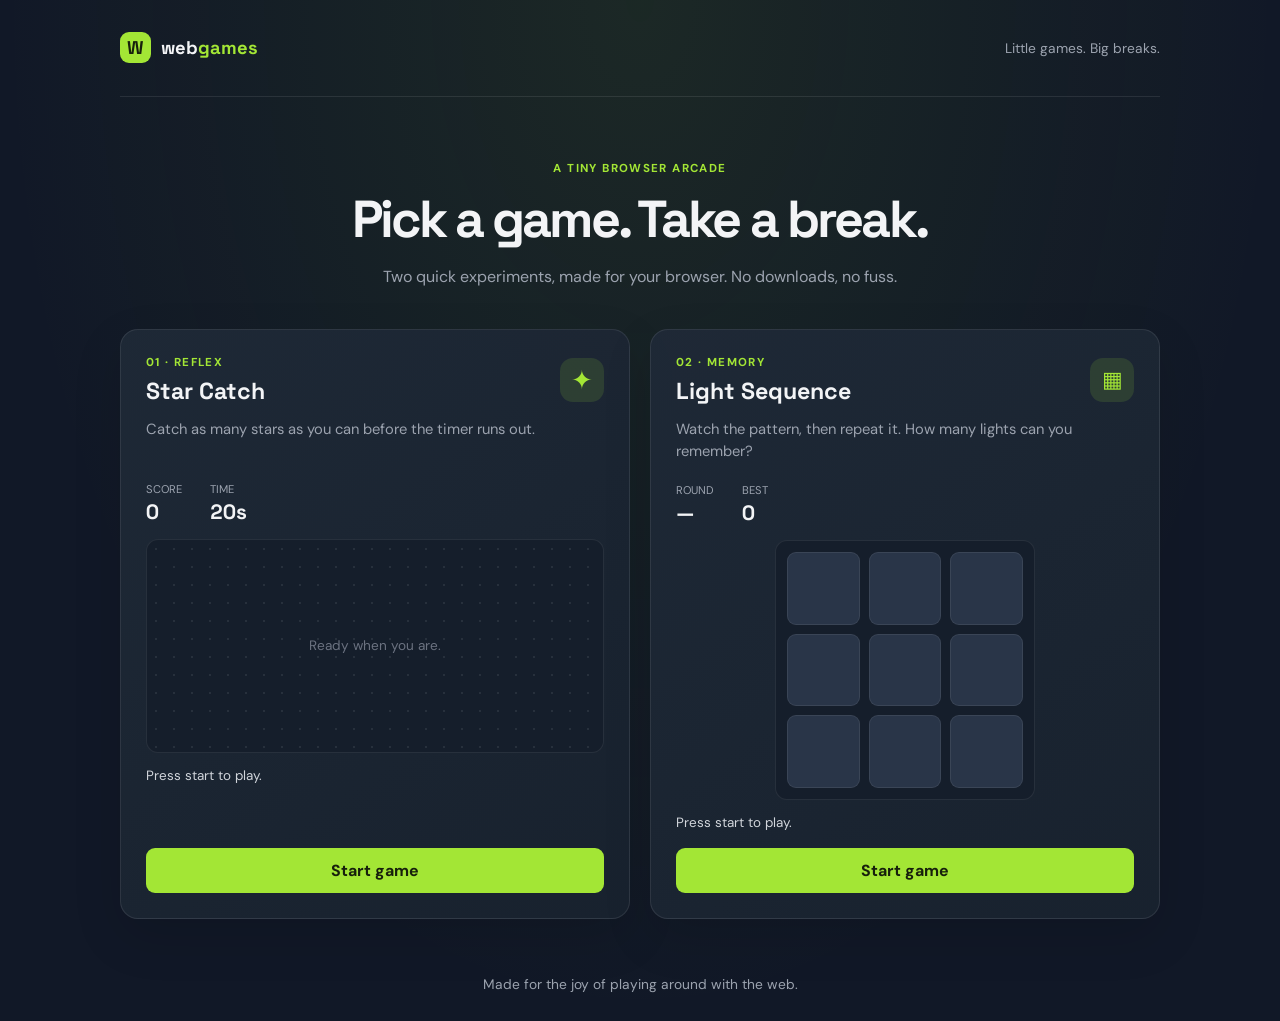
<file: index.html>
<!doctype html>
<html lang="en">
  <head>
    <meta charset="utf-8">
    <meta name="viewport" content="width=device-width, initial-scale=1">
    <meta name="theme-color" content="#111827">
    <title>Web Games — Tiny Arcade</title>
    <link rel="stylesheet" href="styles.css">
    <script src="games.js" defer></script>
  </head>
  <body>
    <header class="site-header">
      <a class="brand" href="#" aria-label="Web Games home">
        <span class="brand-mark" aria-hidden="true">W</span>
        <span>web<span class="brand-accent">games</span></span>
      </a>
      <p>Little games. Big breaks.</p>
    </header>

    <main>
      <section class="intro" aria-labelledby="page-title">
        <p class="eyebrow">A tiny browser arcade</p>
        <h1 id="page-title">Pick a game. Take a break.</h1>
        <p>Two quick experiments, made for your browser. No downloads, no fuss.</p>
      </section>

      <section class="games" aria-label="Games">
        <article class="game-card">
          <div class="card-heading">
            <div>
              <p class="eyebrow">01 · Reflex</p>
              <h2>Star Catch</h2>
            </div>
            <span class="game-icon" aria-hidden="true">✦</span>
          </div>
          <p class="game-description">Catch as many stars as you can before the timer runs out.</p>
          <div class="scoreboard" aria-label="Game stats">
            <div><span class="stat-label">Score</span><strong id="catch-score">0</strong></div>
            <div><span class="stat-label">Time</span><strong><span id="catch-time">20</span>s</strong></div>
          </div>
          <div class="catch-arena" id="catch-arena" aria-label="Star Catch play area">
            <button class="star-target" id="star-target" type="button" aria-label="Catch the star" hidden>✦</button>
            <p class="arena-hint" id="catch-hint">Ready when you are.</p>
          </div>
          <p class="game-status" id="catch-status" aria-live="polite">Press start to play.</p>
          <button class="primary-button" id="catch-start" type="button">Start game</button>
        </article>

        <article class="game-card">
          <div class="card-heading">
            <div>
              <p class="eyebrow">02 · Memory</p>
              <h2>Light Sequence</h2>
            </div>
            <span class="game-icon memory-icon" aria-hidden="true">▦</span>
          </div>
          <p class="game-description">Watch the pattern, then repeat it. How many lights can you remember?</p>
          <div class="scoreboard" aria-label="Game stats">
            <div><span class="stat-label">Round</span><strong id="memory-round">—</strong></div>
            <div><span class="stat-label">Best</span><strong id="memory-best">0</strong></div>
          </div>
          <div class="memory-grid" id="memory-grid" role="group" aria-label="Memory game lights">
            <button type="button" class="memory-cell" data-cell="0" aria-label="Light 1" disabled></button>
            <button type="button" class="memory-cell" data-cell="1" aria-label="Light 2" disabled></button>
            <button type="button" class="memory-cell" data-cell="2" aria-label="Light 3" disabled></button>
            <button type="button" class="memory-cell" data-cell="3" aria-label="Light 4" disabled></button>
            <button type="button" class="memory-cell" data-cell="4" aria-label="Light 5" disabled></button>
            <button type="button" class="memory-cell" data-cell="5" aria-label="Light 6" disabled></button>
            <button type="button" class="memory-cell" data-cell="6" aria-label="Light 7" disabled></button>
            <button type="button" class="memory-cell" data-cell="7" aria-label="Light 8" disabled></button>
            <button type="button" class="memory-cell" data-cell="8" aria-label="Light 9" disabled></button>
          </div>
          <p class="game-status" id="memory-status" aria-live="polite">Press start to play.</p>
          <button class="primary-button" id="memory-start" type="button">Start game</button>
        </article>
      </section>
    </main>

    <footer>Made for the joy of playing around with the web.</footer>
  </body>
</html>
</file>
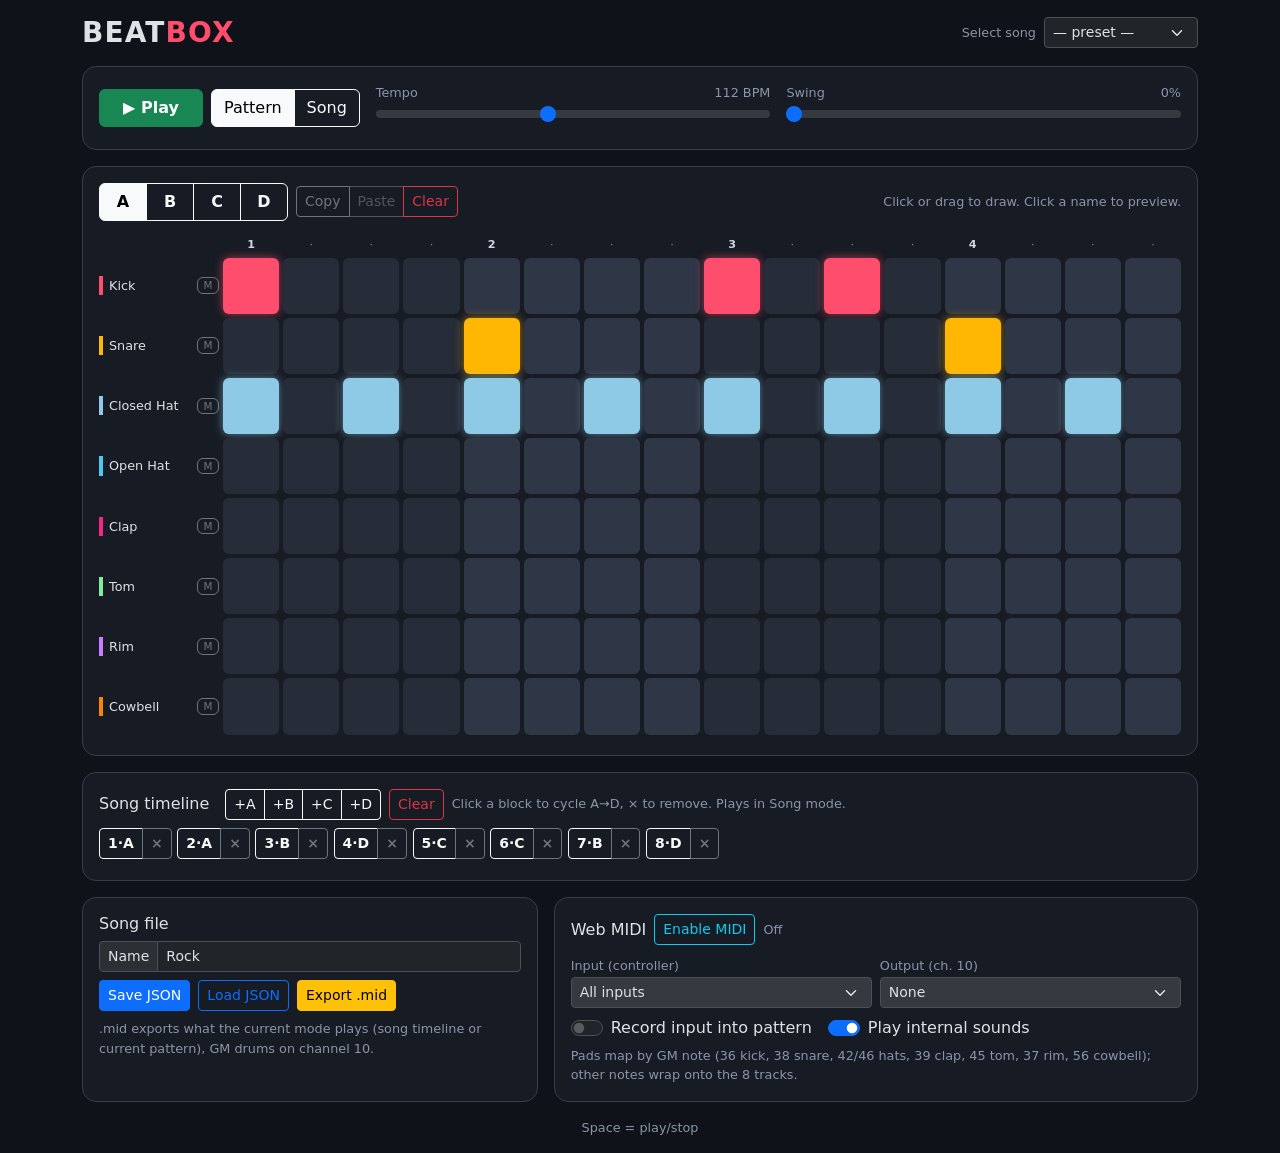
<file: drums/index.html>
<!doctype html>
<html lang="en" data-bs-theme="dark">
<head>
<meta charset="utf-8">
<meta name="viewport" content="width=device-width, initial-scale=1">
<title>Beat Box</title>
<link href="https://cdn.jsdelivr.net/npm/bootstrap@5.3.3/dist/css/bootstrap.min.css" rel="stylesheet">
<style>
  :root{
    --bg:#0f1218; --panel:#171b24; --cell:#262c38; --cell-alt:#2f3645; --line:#353d4d;
    --c0:#ff4d6d; --c1:#ffb703; --c2:#8ecae6; --c3:#4cc9f0; --c4:#f72585; --c5:#80ed99; --c6:#c77dff; --c7:#fb8500;
  }
  body{background:var(--bg);min-height:100vh}
  .panel{background:var(--panel);border:1px solid var(--line);border-radius:14px}
  .brand{font-weight:800;letter-spacing:.04em}
  .brand span{color:var(--c0)}
  .grid-wrap{overflow-x:auto;-webkit-overflow-scrolling:touch}
  .bb-grid{min-width:440px;user-select:none}
  .bb-row{display:grid;grid-template-columns:minmax(76px,120px) repeat(16,1fr);gap:4px;margin-bottom:4px;align-items:center}
  .bb-head .num{font-size:.7rem;text-align:center;color:#7c8799}
  .bb-head .num.beat{color:#cfd6e3;font-weight:700}
  .lbl{display:flex;align-items:center;gap:4px;font-size:.8rem;white-space:nowrap;overflow:hidden}
  .lbl .name{flex:1;cursor:pointer;border-left:4px solid var(--tc);padding-left:6px;overflow:hidden;text-overflow:ellipsis}
  .lbl .name:hover{color:var(--tc)}
  .mute{font-size:.65rem;padding:0 .35rem;line-height:1.4}
  .cell{aspect-ratio:1/1;border-radius:6px;background:var(--cell);cursor:pointer;touch-action:none;transition:background .06s,box-shadow .06s,transform .06s}
  .cell.g1{background:var(--cell-alt)}
  .cell.on{background:var(--tc);box-shadow:0 0 10px color-mix(in srgb,var(--tc) 60%,transparent)}
  .cell.play{outline:2px solid #fff;outline-offset:-2px}
  .cell.on.play{transform:scale(.9);filter:brightness(1.3)}
  .bb-row.muted .cell.on{opacity:.3}
  .pat-btn{width:3rem;font-weight:700}
  .pat-btn.playing{box-shadow:0 0 0 2px var(--c5)}
  .chip{display:inline-flex;margin:0 .35rem .35rem 0}
  .chip .btn{font-weight:700}
  .chip.cur .btn{background:var(--c5);color:#000;border-color:var(--c5)}
  .form-range{accent-color:var(--c0)}
  .val{min-width:3.2rem;display:inline-block;text-align:right;font-variant-numeric:tabular-nums}
  #playBtn{min-width:6.5rem}
  .small-muted{font-size:.8rem;color:#8b95a7}
  @media (max-width:575px){
    .bb-row{grid-template-columns:56px repeat(16,1fr);gap:2px;margin-bottom:2px}
    .cell{border-radius:4px}
    .lbl{font-size:.7rem}
  }
</style>
</head>
<body>
<div class="container-lg py-3">

  <div class="d-flex flex-wrap align-items-center justify-content-between gap-2 mb-3">
    <h1 class="h3 brand m-0">BEAT<span>BOX</span></h1>
    <div class="d-flex gap-2 align-items-center">
      <label for="presetSel" class="small-muted">Select song</label>
      <select id="presetSel" class="form-select form-select-sm" style="width:auto">
        <option value="">— preset —</option>
        <option value="rock">Rock</option>
        <option value="funk">Funk</option>
        <option value="bossa">Bossa Nova</option>
        <option value="house">House</option>
        <option value="samba">Samba</option>
        <option value="dnb">Drum and Bass</option>
        <option value="rnb">R&amp;B</option>
        <option value="country">Country</option>
      </select>
    </div>
  </div>

  <!-- Transport -->
  <div class="panel p-3 mb-3">
    <div class="row g-3 align-items-center">
      <div class="col-12 col-md-auto d-flex gap-2">
        <button id="playBtn" class="btn btn-success fw-bold">▶ Play</button>
        <div class="btn-group" role="group" aria-label="Mode">
          <input type="radio" class="btn-check" name="mode" id="modePat" value="pattern" checked>
          <label class="btn btn-outline-light" for="modePat">Pattern</label>
          <input type="radio" class="btn-check" name="mode" id="modeSong" value="song">
          <label class="btn btn-outline-light" for="modeSong">Song</label>
        </div>
      </div>
      <div class="col-12 col-sm-6 col-md">
        <label class="form-label mb-0 small-muted d-flex justify-content-between">Tempo <span><span id="bpmVal" class="val">110</span> BPM</span></label>
        <input id="bpm" type="range" class="form-range" min="60" max="180" value="110">
      </div>
      <div class="col-12 col-sm-6 col-md">
        <label class="form-label mb-0 small-muted d-flex justify-content-between">Swing <span id="swingVal" class="val">0%</span></label>
        <input id="swing" type="range" class="form-range" min="0" max="75" value="0">
      </div>
    </div>
  </div>

  <!-- Patterns + grid -->
  <div class="panel p-3 mb-3">
    <div class="d-flex flex-wrap gap-2 align-items-center mb-3">
      <div class="btn-group" id="patBtns">
        <button class="btn btn-outline-light pat-btn" data-p="A">A</button>
        <button class="btn btn-outline-light pat-btn" data-p="B">B</button>
        <button class="btn btn-outline-light pat-btn" data-p="C">C</button>
        <button class="btn btn-outline-light pat-btn" data-p="D">D</button>
      </div>
      <div class="btn-group btn-group-sm">
        <button id="copyBtn" class="btn btn-outline-secondary">Copy</button>
        <button id="pasteBtn" class="btn btn-outline-secondary" disabled>Paste</button>
        <button id="clearBtn" class="btn btn-outline-danger">Clear</button>
      </div>
      <span class="small-muted ms-auto" id="hint">Click or drag to draw. Click a name to preview.</span>
    </div>
    <div class="grid-wrap"><div class="bb-grid" id="grid"></div></div>
  </div>

  <!-- Song timeline -->
  <div class="panel p-3 mb-3">
    <div class="d-flex flex-wrap gap-2 align-items-center mb-2">
      <h2 class="h6 m-0 me-2">Song timeline</h2>
      <div class="btn-group btn-group-sm" id="addBtns">
        <button class="btn btn-outline-light" data-p="A">+A</button>
        <button class="btn btn-outline-light" data-p="B">+B</button>
        <button class="btn btn-outline-light" data-p="C">+C</button>
        <button class="btn btn-outline-light" data-p="D">+D</button>
      </div>
      <button id="songClear" class="btn btn-sm btn-outline-danger">Clear</button>
      <span class="small-muted">Click a block to cycle A→D, × to remove. Plays in Song mode.</span>
    </div>
    <div id="song"></div>
  </div>

  <div class="row g-3">
    <!-- File -->
    <div class="col-12 col-lg-5">
      <div class="panel p-3 h-100">
        <h2 class="h6">Song file</h2>
        <div class="input-group input-group-sm mb-2">
          <span class="input-group-text">Name</span>
          <input id="songName" class="form-control" value="Untitled">
        </div>
        <div class="d-flex flex-wrap gap-2">
          <button id="saveBtn" class="btn btn-sm btn-primary">Save JSON</button>
          <button id="loadBtn" class="btn btn-sm btn-outline-primary">Load JSON</button>
          <button id="midBtn" class="btn btn-sm btn-warning">Export .mid</button>
          <input id="fileIn" type="file" accept=".json,application/json" hidden>
        </div>
        <div class="small-muted mt-2">.mid exports what the current mode plays (song timeline or current pattern), GM drums on channel 10.</div>
      </div>
    </div>
    <!-- MIDI -->
    <div class="col-12 col-lg-7">
      <div class="panel p-3 h-100">
        <div class="d-flex align-items-center gap-2 mb-2">
          <h2 class="h6 m-0">Web MIDI</h2>
          <button id="midiBtn" class="btn btn-sm btn-outline-info">Enable MIDI</button>
          <span id="midiStatus" class="small-muted">Off</span>
        </div>
        <div class="row g-2">
          <div class="col-sm-6">
            <label class="small-muted">Input (controller)</label>
            <select id="midiIn" class="form-select form-select-sm" disabled><option value="all">All inputs</option></select>
          </div>
          <div class="col-sm-6">
            <label class="small-muted">Output (ch. 10)</label>
            <select id="midiOut" class="form-select form-select-sm" disabled><option value="">None</option></select>
          </div>
        </div>
        <div class="d-flex flex-wrap gap-3 mt-2">
          <div class="form-check form-switch"><input class="form-check-input" type="checkbox" id="recChk"><label class="form-check-label" for="recChk">Record input into pattern</label></div>
          <div class="form-check form-switch"><input class="form-check-input" type="checkbox" id="localChk" checked><label class="form-check-label" for="localChk">Play internal sounds</label></div>
        </div>
        <div class="small-muted mt-1">Pads map by GM note (36 kick, 38 snare, 42/46 hats, 39 clap, 45 tom, 37 rim, 56 cowbell); other notes wrap onto the 8 tracks.</div>
      </div>
    </div>
  </div>
  <p class="text-center small-muted mt-3 mb-0">Space = play/stop</p>
</div>

<script>
(() => {
'use strict';
/* ---------- constants ---------- */
const TRACKS = [
  {key:'kick', name:'Kick', note:36},
  {key:'snare',name:'Snare',note:38},
  {key:'chh',  name:'Closed Hat',note:42},
  {key:'ohh',  name:'Open Hat',note:46},
  {key:'clap', name:'Clap',note:39},
  {key:'tom',  name:'Tom',note:45},
  {key:'rim',  name:'Rim',note:37},
  {key:'cow',  name:'Cowbell',note:56}
];
const NOTE2TRACK = {35:0,36:0,38:1,40:1,42:2,44:2,46:3,39:4,41:5,43:5,45:5,47:5,48:5,50:5,37:6,56:7};
const PATS = ['A','B','C','D'];
const STEPS = 16;
const $ = id => document.getElementById(id);

const emptyGrid = () => TRACKS.map(() => new Array(STEPS).fill(0));
const pat = o => TRACKS.map(t => ((o[t.key]||'') + '................').slice(0,16).split('').map(c => c==='x'?1:0));

const PRESETS = {
  rock:{name:'Rock',bpm:112,swing:0,song:['A','A','B','D','C','C','B','D'],patterns:{
    A:{kick:'x.......x.x.....',snare:'....x.......x...',chh:'x.x.x.x.x.x.x.x.'},
    B:{kick:'x.......x.x..x..',snare:'....x.......x..x',chh:'x.x.x.x.x.x.x...',ohh:'..............x.'},
    C:{kick:'x.x.....x.x.....',snare:'....x.......x...',ohh:'x...x...x...x...',chh:'..x...x...x...x.'},
    D:{kick:'x.......x.......',snare:'....x.......xxxx',tom:'........xxxx....',chh:'x.x.x.x.'}}},
  funk:{name:'Funk',bpm:98,swing:25,song:['A','B','A','C','A','B','C','D'],patterns:{
    A:{kick:'x.x.......x..x..',snare:'....x..x.x..x..x',chh:'xxxxxxx.xxxxx.xx',ohh:'.......x.....x..'},
    B:{kick:'x..x..x...x.....',snare:'....x.......x...',clap:'....x.......x...',chh:'x.x.x.x.x.x.x.x.',cow:'x..x..x...x.x...'},
    C:{kick:'x.x...x.x.x...x.',snare:'....x..x.x..x...',rim:'..x.....x.....x.',chh:'xxxxxxxxxxxxxxxx'},
    D:{kick:'x.....x.........',snare:'....x...xx.xx.xx',tom:'..........x..x..',chh:'x.x.x.x.'}}},
  bossa:{name:'Bossa Nova',bpm:120,swing:0,song:['A','B','A','B','C','C','A','D'],patterns:{
    A:{kick:'x..xx..xx..xx..x',rim:'x..x..x...x..x..',chh:'x.x.x.x.x.x.x.x.'},
    B:{kick:'x..xx..xx..xx..x',rim:'..x..x..x..x..x.',chh:'x.x.x.x.x.x.x.x.'},
    C:{kick:'x..xx..xx..xx..x',rim:'x..x..x...x..x..',chh:'xxxxxxxxxxxxxxxx',tom:'...........x..x.'},
    D:{kick:'x..xx..xx..x....',rim:'x..x..x...',tom:'........x.x.x.xx',chh:'x.x.x.x.x.x.'}}},
  house:{name:'House',bpm:124,swing:0,song:['A','A','B','B','C','D','B','B'],patterns:{
    A:{kick:'x...x...x...x...',clap:'....x.......x...',ohh:'..x...x...x...x.'},
    B:{kick:'x...x...x...x...',clap:'....x.......x...',ohh:'..x...x...x...x.',chh:'xx.xxx.xxx.xxx.x',rim:'...x......x.....'},
    C:{clap:'....x.......x...',chh:'xxxxxxxxxxxxxxxx',cow:'..x..x....x..x..'},
    D:{kick:'x...x...x...x...',clap:'....x...x.x.xxxx',chh:'x.x.x.x.x.x.x.x.'}}},
  samba:{name:'Samba',bpm:104,swing:12,song:['A','A','B','B','C','B','A','D'],patterns:{
    A:{kick:'x..xx..xx..xx..x',chh:'xxxxxxxxxxxxxxxx',rim:'..x..x.x..x..x.x'},
    B:{kick:'x..xx..xx..xx..x',chh:'xxxxxxxxxxxxxxxx',cow:'x.x..x.x.x..x.x.',clap:'...x..x....x..x.'},
    C:{kick:'x......xx......x',tom:'...x..x....x..x.',snare:'x.xxx.xxx.xxx.xx',chh:'x.x.x.x.x.x.x.x.'},
    D:{kick:'x...x...x...x...',snare:'....x.x.x.xxxxxx',clap:'x..x..x.',tom:'........x.x.x.x.'}}},
  dnb:{name:'Drum and Bass',bpm:174,swing:0,song:['A','A','B','B','C','C','B','D'],patterns:{
    A:{kick:'x.........x.....',snare:'....x.......x...',chh:'x.x.x.x.x.x.x.x.'},
    B:{kick:'x.x.......xx....',snare:'....x..x.x..x..x',chh:'x.x.x.x.x.x.x.x.'},
    C:{kick:'x.........x.....',snare:'....x.......x...',chh:'x.x.x...x.x.x...',ohh:'......x.......x.',rim:'..x.....x.....x.'},
    D:{kick:'x.........x.....',snare:'....x...xxxxxxxx',tom:'........x.x.x.x.',chh:'x.x.x.x.'}}},
  rnb:{name:'R&B',bpm:90,swing:30,song:['A','B','A','B','C','C','B','D'],patterns:{
    A:{kick:'x......x..x.....',snare:'....x.......x...',chh:'x.x.x.x.x.x.x.x.'},
    B:{kick:'x..x...x..x..x..',snare:'....x.......x...',clap:'....x.......x...',chh:'x.xxx.x.x.xxx.x.',rim:'.......x........'},
    C:{kick:'x......x.x......',snare:'....x.......x...',chh:'xxxxxxxxxxxxxxxx',rim:'.........x....x.'},
    D:{kick:'x......x..x.....',snare:'....x.......x.xx',clap:'....x...',tom:'..........x..x..',chh:'x.x.x.x.x.x.'}}},
  country:{name:'Country',bpm:118,swing:10,song:['A','A','B','B','C','C','B','D'],patterns:{
    A:{kick:'x.......x.......',snare:'....x.......x...',chh:'x.x.x.x.x.x.x.x.'},
    B:{kick:'x.......x.......',snare:'....x.......x...',rim:'xxxx.xxxxxxx.xxx'},
    C:{kick:'x.......x.......',snare:'....x.......x...',ohh:'..x...x...x...x.',chh:'x...x...x...x...'},
    D:{kick:'x.......x.......',snare:'....x...x.x.xxxx',tom:'............x.x.',chh:'x.x.x.x.'}}}
};

/* ---------- state ---------- */
const state = {
  name:'Untitled', bpm:110, swing:0, mode:'pattern', editPat:'A',
  patterns:{A:emptyGrid(),B:emptyGrid(),C:emptyGrid(),D:emptyGrid()},
  song:['A'], mute:TRACKS.map(()=>false)
};
let clipboard = null;

/* ---------- audio ---------- */
let ctx=null, bus=null, noiseBuf=null, lastOpen=null;
function ensureCtx(){
  if(!ctx){
    ctx = new (window.AudioContext||window.webkitAudioContext)();
    const comp = ctx.createDynamicsCompressor();
    comp.threshold.value = -10; comp.ratio.value = 4;
    bus = ctx.createGain(); bus.gain.value = 0.8;
    bus.connect(comp).connect(ctx.destination);
    noiseBuf = ctx.createBuffer(1, ctx.sampleRate, ctx.sampleRate);
    const d = noiseBuf.getChannelData(0);
    for(let i=0;i<d.length;i++) d[i] = Math.random()*2-1;
  }
  if(ctx.state === 'suspended') ctx.resume();
  return ctx;
}
function noise(t, dur){
  const s = ctx.createBufferSource(); s.buffer = noiseBuf;
  s.start(t, Math.random()*0.5); s.stop(t+dur); return s;
}
function filt(type, freq, q=0.7){ const f=ctx.createBiquadFilter(); f.type=type; f.frequency.value=freq; f.Q.value=q; return f; }
function decayGain(t, peak, dur){
  const g = ctx.createGain();
  g.gain.setValueAtTime(Math.max(peak,0.0002), t);
  g.gain.exponentialRampToValueAtTime(0.0001, t+dur);
  return g;
}
function osc(type, t, dur){ const o=ctx.createOscillator(); o.type=type; o.start(t); o.stop(t+dur+0.02); return o; }

const VOICES = [
  // kick
  (t,v) => { const o=osc('sine',t,0.5); o.frequency.setValueAtTime(155,t); o.frequency.exponentialRampToValueAtTime(42,t+0.14);
             o.connect(decayGain(t,v,0.45)).connect(bus);
             const c=noise(t,0.01); c.connect(filt('lowpass',3000)).connect(decayGain(t,v*0.3,0.01)).connect(bus); },
  // snare
  (t,v) => { noise(t,0.22).connect(filt('highpass',1200)).connect(decayGain(t,v*0.7,0.2)).connect(bus);
             const o=osc('triangle',t,0.12); o.frequency.setValueAtTime(190,t); o.frequency.exponentialRampToValueAtTime(150,t+0.1);
             o.connect(decayGain(t,v*0.5,0.1)).connect(bus); },
  // closed hat (chokes open hat)
  (t,v) => { if(lastOpen && t < lastOpen.end){ const gp=lastOpen.g.gain;
               if(gp.cancelAndHoldAtTime) gp.cancelAndHoldAtTime(t); else gp.cancelScheduledValues(t);
               gp.setTargetAtTime(0.0001,t,0.008); lastOpen=null; }
             noise(t,0.06).connect(filt('highpass',7500)).connect(decayGain(t,v*0.4,0.05)).connect(bus); },
  // open hat
  (t,v) => { const g=decayGain(t,v*0.35,0.4); noise(t,0.42).connect(filt('highpass',7000)).connect(g).connect(bus);
             lastOpen={g,end:t+0.4}; },
  // clap
  (t,v) => { const g=ctx.createGain(); g.gain.setValueAtTime(0,t);
             for(let k=0;k<3;k++){ const tk=t+k*0.012; g.gain.setValueAtTime(v*0.8,tk); g.gain.linearRampToValueAtTime(v*0.1,tk+0.01); }
             g.gain.setValueAtTime(v*0.8,t+0.036); g.gain.exponentialRampToValueAtTime(0.0001,t+0.26);
             noise(t,0.28).connect(filt('bandpass',1500,1.2)).connect(g).connect(bus); },
  // tom
  (t,v) => { const o=osc('sine',t,0.45); o.frequency.setValueAtTime(230,t); o.frequency.exponentialRampToValueAtTime(105,t+0.3);
             o.connect(decayGain(t,v*0.85,0.42)).connect(bus); },
  // rim
  (t,v) => { const o=osc('square',t,0.05); o.frequency.value=1750;
             o.connect(filt('bandpass',2000,2)).connect(decayGain(t,v*0.6,0.035)).connect(bus);
             const o2=osc('triangle',t,0.05); o2.frequency.value=480; o2.connect(decayGain(t,v*0.4,0.03)).connect(bus); },
  // cowbell
  (t,v) => { const g=ctx.createGain(); g.gain.setValueAtTime(v*0.5,t);
             g.gain.exponentialRampToValueAtTime(v*0.15,t+0.04); g.gain.exponentialRampToValueAtTime(0.0001,t+0.4);
             const f=filt('bandpass',800,2.5); f.connect(g).connect(bus);
             [540,800].forEach(fr=>{ const o=osc('square',t,0.42); o.frequency.value=fr; o.connect(f); }); }
];
function trigger(i, t, v=1){ ensureCtx(); VOICES[i](t, v); }

/* ---------- scheduler ---------- */
let isPlaying=false, timer=null, curStep=0, nextTime=0, songPos=0, playPat='A';
const drawQueue=[], stepLog=[];
const stepDur = () => 60/state.bpm/4;

function scheduleStep(step, base){
  if(step===0){
    if(state.mode==='song' && state.song.length){ songPos %= state.song.length; playPat = state.song[songPos]; }
    else playPat = state.editPat;
  }
  const t = base + (step%2 ? stepDur()*0.5*state.swing/100 : 0);
  const grid = state.patterns[playPat];
  for(let i=0;i<TRACKS.length;i++){
    if(grid[i][step] && !state.mute[i]){
      if(localChk.checked) trigger(i, t, 1);
      midiSend(i, t, 110);
    }
  }
  const e = {step, time:t, pat:playPat, songPos: state.mode==='song' ? songPos : -1};
  drawQueue.push(e); stepLog.push(e); if(stepLog.length>48) stepLog.shift();
}
function scheduler(){
  while(nextTime < ctx.currentTime + 0.12){
    scheduleStep(curStep, nextTime);
    nextTime += stepDur();
    curStep++;
    if(curStep>=STEPS){ curStep=0; if(state.mode==='song') songPos++; }
  }
}
function play(){
  ensureCtx();
  isPlaying=true; curStep=0; songPos=0; nextTime=ctx.currentTime+0.06;
  drawQueue.length=0; stepLog.length=0;
  timer=setInterval(scheduler,25); scheduler();
  playBtn.textContent='■ Stop'; playBtn.classList.replace('btn-success','btn-danger');
  requestAnimationFrame(draw);
}
function stop(){
  isPlaying=false; clearInterval(timer);
  playBtn.textContent='▶ Play'; playBtn.classList.replace('btn-danger','btn-success');
  setPlayhead(-1); highlightSong(-1); markPlayingPat(null);
}
function draw(){
  if(!isPlaying) return;
  let cur=null;
  while(drawQueue.length && drawQueue[0].time <= ctx.currentTime) cur=drawQueue.shift();
  if(cur){
    if(state.mode==='song' && cur.pat!==state.editPat){ state.editPat=cur.pat; renderPatBtns(); renderGrid(); }
    setPlayhead(cur.step); highlightSong(cur.songPos); markPlayingPat(cur.pat);
  }
  requestAnimationFrame(draw);
}

/* ---------- grid UI ---------- */
const gridEl=$('grid'); const cells=[]; const rows=[];
function buildGrid(){
  const head=document.createElement('div'); head.className='bb-row bb-head';
  head.appendChild(document.createElement('div'));
  for(let s=0;s<STEPS;s++){ const n=document.createElement('div'); n.className='num'+(s%4===0?' beat':''); n.textContent=s%4===0?(s/4+1):'·'; head.appendChild(n); }
  gridEl.appendChild(head);
  TRACKS.forEach((tr,i)=>{
    const row=document.createElement('div'); row.className='bb-row'; row.style.setProperty('--tc',`var(--c${i})`);
    const lbl=document.createElement('div'); lbl.className='lbl';
    const nm=document.createElement('span'); nm.className='name'; nm.textContent=tr.name; nm.title='Preview';
    nm.onclick=()=>trigger(i, ensureCtx().currentTime, 1);
    const m=document.createElement('button'); m.className='btn btn-outline-secondary mute'; m.textContent='M'; m.title='Mute';
    m.onclick=()=>{ state.mute[i]=!state.mute[i]; renderMutes(); };
    lbl.append(nm,m); row.appendChild(lbl);
    cells[i]=[];
    for(let s=0;s<STEPS;s++){
      const c=document.createElement('div'); c.className='cell'+(Math.floor(s/4)%2?' g1':'');
      c.dataset.t=i; c.dataset.s=s; row.appendChild(c); cells[i][s]=c;
    }
    rows[i]={row,m}; gridEl.appendChild(row);
  });
}
function renderGrid(){
  const g=state.patterns[state.editPat];
  for(let i=0;i<TRACKS.length;i++) for(let s=0;s<STEPS;s++) cells[i][s].classList.toggle('on',!!g[i][s]);
}
function renderMutes(){
  rows.forEach((r,i)=>{ r.row.classList.toggle('muted',state.mute[i]); r.m.classList.toggle('btn-warning',state.mute[i]); r.m.classList.toggle('btn-outline-secondary',!state.mute[i]); });
}
let lastHead=-1;
function setPlayhead(s){
  if(lastHead>=0) for(let i=0;i<TRACKS.length;i++) cells[i][lastHead].classList.remove('play');
  if(s>=0) for(let i=0;i<TRACKS.length;i++) cells[i][s].classList.add('play');
  lastHead=s;
}
// click / drag painting (mouse + touch)
let painting=false, paintVal=0;
function paint(cell){
  const i=+cell.dataset.t, s=+cell.dataset.s, g=state.patterns[state.editPat];
  if(g[i][s]===paintVal) return;
  g[i][s]=paintVal; cell.classList.toggle('on',!!paintVal);
  if(paintVal && !isPlaying) trigger(i, ensureCtx().currentTime, 0.9);
}
gridEl.addEventListener('pointerdown',e=>{
  const c=e.target.closest('.cell'); if(!c) return;
  e.preventDefault(); painting=true;
  paintVal = state.patterns[state.editPat][+c.dataset.t][+c.dataset.s] ? 0 : 1;
  paint(c);
});
gridEl.addEventListener('pointermove',e=>{
  if(!painting) return;
  const el=document.elementFromPoint(e.clientX,e.clientY);
  if(el && el.classList.contains('cell')) paint(el);
});
window.addEventListener('pointerup',()=>painting=false);
window.addEventListener('pointercancel',()=>painting=false);

/* ---------- pattern buttons ---------- */
const patBtns=[...document.querySelectorAll('#patBtns .pat-btn')];
function renderPatBtns(){ patBtns.forEach(b=>{ const on=b.dataset.p===state.editPat; b.classList.toggle('btn-light',on); b.classList.toggle('btn-outline-light',!on); }); }
function markPlayingPat(p){ patBtns.forEach(b=>b.classList.toggle('playing',b.dataset.p===p)); }
patBtns.forEach(b=>b.onclick=()=>{ state.editPat=b.dataset.p; renderPatBtns(); renderGrid(); });
$('copyBtn').onclick=()=>{ clipboard=JSON.parse(JSON.stringify(state.patterns[state.editPat])); $('pasteBtn').disabled=false; };
$('pasteBtn').onclick=()=>{ if(clipboard){ state.patterns[state.editPat]=JSON.parse(JSON.stringify(clipboard)); renderGrid(); } };
$('clearBtn').onclick=()=>{ state.patterns[state.editPat]=emptyGrid(); renderGrid(); };

/* ---------- song timeline ---------- */
const songEl=$('song');
function renderSong(){
  songEl.innerHTML='';
  if(!state.song.length){ songEl.innerHTML='<span class="small-muted">Empty — add patterns above.</span>'; return; }
  state.song.forEach((p,idx)=>{
    const w=document.createElement('div'); w.className='chip btn-group btn-group-sm'; w.dataset.idx=idx;
    const b=document.createElement('button'); b.className='btn btn-outline-light'; b.textContent=`${idx+1}·${p}`;
    b.onclick=()=>{ state.song[idx]=PATS[(PATS.indexOf(p)+1)%4]; renderSong(); };
    const x=document.createElement('button'); x.className='btn btn-outline-secondary'; x.textContent='×'; x.title='Remove';
    x.onclick=()=>{ state.song.splice(idx,1); renderSong(); };
    w.append(b,x); songEl.appendChild(w);
  });
}
function highlightSong(pos){
  [...songEl.querySelectorAll('.chip')].forEach(c=>c.classList.toggle('cur', pos>=0 && state.song.length && +c.dataset.idx===pos%state.song.length));
}
document.querySelectorAll('#addBtns button').forEach(b=>b.onclick=()=>{ if(state.song.length<128){ state.song.push(b.dataset.p); renderSong(); } });
$('songClear').onclick=()=>{ state.song=[]; renderSong(); };

/* ---------- transport ---------- */
const playBtn=$('playBtn'), bpmEl=$('bpm'), swingEl=$('swing');
playBtn.onclick=()=> isPlaying?stop():play();
bpmEl.oninput=()=>{ state.bpm=+bpmEl.value; $('bpmVal').textContent=state.bpm; };
swingEl.oninput=()=>{ state.swing=+swingEl.value; $('swingVal').textContent=state.swing+'%'; };
document.querySelectorAll('input[name=mode]').forEach(r=>r.onchange=()=>{ state.mode=r.value; $('hint').textContent = state.mode==='song' ? 'Song mode: the grid follows playback.' : 'Click or drag to draw. Click a name to preview.'; });
document.addEventListener('keydown',e=>{
  if(e.code==='Space' && !['INPUT','SELECT','TEXTAREA','BUTTON'].includes(document.activeElement.tagName)){ e.preventDefault(); isPlaying?stop():play(); }
});

function syncControls(){
  bpmEl.value=state.bpm; $('bpmVal').textContent=state.bpm;
  swingEl.value=state.swing; $('swingVal').textContent=state.swing+'%';
  $(state.mode==='song'?'modeSong':'modePat').checked=true;
  $('songName').value=state.name;
  renderPatBtns(); renderGrid(); renderSong(); renderMutes();
}
function loadPreset(key){
  const p=PRESETS[key]; if(!p) return;
  state.name=p.name; state.bpm=p.bpm; state.swing=p.swing; state.song=[...p.song]; state.editPat='A';
  PATS.forEach(k=>state.patterns[k]=pat(p.patterns[k]||{}));
  syncControls();
}
$('presetSel').onchange=e=>{ if(e.target.value){ loadPreset(e.target.value); state.mode='song'; $('modeSong').checked=true; } };

/* ---------- save / load ---------- */
function download(name, blob){
  const a=document.createElement('a'); a.href=URL.createObjectURL(blob); a.download=name;
  document.body.appendChild(a); a.click(); a.remove(); setTimeout(()=>URL.revokeObjectURL(a.href),1000);
}
const safeName=()=> (state.name||'beatbox').replace(/[^\w\- ]+/g,'').trim().replace(/\s+/g,'_') || 'beatbox';
$('songName').oninput=e=>state.name=e.target.value;
$('saveBtn').onclick=()=>{
  const data={app:'BeatBox',version:1,name:state.name,bpm:state.bpm,swing:state.swing,mode:state.mode,
    tracks:TRACKS.map(t=>t.key),patterns:state.patterns,song:state.song,mute:state.mute};
  download(safeName()+'.json', new Blob([JSON.stringify(data,null,1)],{type:'application/json'}));
};
$('loadBtn').onclick=()=>$('fileIn').click();
$('fileIn').onchange=async e=>{
  const f=e.target.files[0]; e.target.value=''; if(!f) return;
  try{
    const d=JSON.parse(await f.text());
    if(!d.patterns) throw new Error('No patterns found');
    const clamp=(v,a,b,def)=>Number.isFinite(+v)?Math.min(b,Math.max(a,+v)):def;
    state.name=String(d.name||'Untitled'); state.bpm=clamp(d.bpm,60,180,110); state.swing=clamp(d.swing,0,75,0);
    state.mode=d.mode==='song'?'song':'pattern';
    PATS.forEach(k=>{ const src=d.patterns[k]; state.patterns[k]=TRACKS.map((_,i)=>Array.from({length:STEPS},(_,s)=>src&&src[i]&&src[i][s]?1:0)); });
    state.song=Array.isArray(d.song)?d.song.filter(p=>PATS.includes(p)):[];
    state.mute=TRACKS.map((_,i)=>!!(d.mute&&d.mute[i]));
    state.editPat='A'; syncControls();
  }catch(err){ alert('Could not load song: '+err.message); }
};

/* ---------- MIDI file export ---------- */
function vlq(n){ const b=[n&0x7f]; while((n>>=7)>0) b.unshift((n&0x7f)|0x80); return b; }
function u32(n){ return [(n>>>24)&255,(n>>>16)&255,(n>>>8)&255,n&255]; }
$('midBtn').onclick=()=>{
  const PPQ=96, S=PPQ/4, swingTicks=Math.round(S*0.5*state.swing/100);
  const order = (state.mode==='song' && state.song.length) ? state.song : [state.editPat];
  const ev=[];
  order.forEach((p,bar)=>{
    const g=state.patterns[p];
    for(let s=0;s<STEPS;s++) for(let i=0;i<TRACKS.length;i++){
      if(!g[i][s] || state.mute[i]) continue;
      const t=bar*STEPS*S + s*S + (s%2?swingTicks:0);
      ev.push({t, on:1, d:[0x99,TRACKS[i].note,110]});
      ev.push({t:t+S/2, on:0, d:[0x89,TRACKS[i].note,0]});
    }
  });
  ev.sort((a,b)=>a.t-b.t || a.on-b.on);
  const trk=[];
  const nameBytes=[...new TextEncoder().encode(state.name||'Beat Box')].slice(0,120);
  trk.push(0,0xFF,0x03,nameBytes.length,...nameBytes);
  const mpq=Math.round(60000000/state.bpm);
  trk.push(0,0xFF,0x51,0x03,(mpq>>16)&255,(mpq>>8)&255,mpq&255);
  trk.push(0,0xFF,0x58,0x04,4,2,24,8);
  let last=0;
  ev.forEach(e=>{ trk.push(...vlq(e.t-last),...e.d); last=e.t; });
  const endT=order.length*STEPS*S;
  trk.push(...vlq(Math.max(0,endT-last)),0xFF,0x2F,0x00);
  const bytes=[0x4D,0x54,0x68,0x64,...u32(6),0,0,0,1,(PPQ>>8)&255,PPQ&255, 0x4D,0x54,0x72,0x6B,...u32(trk.length),...trk];
  download(safeName()+'.mid', new Blob([new Uint8Array(bytes)],{type:'audio/midi'}));
};

/* ---------- Web MIDI ---------- */
let midi=null; const midiIn=$('midiIn'), midiOut=$('midiOut'), localChk=$('localChk'), recChk=$('recChk');
const midiStatus=m=>$('midiStatus').textContent=m;
function midiSend(i, t, vel){
  if(!midi || !midiOut.value) return;
  const out=midi.outputs.get(midiOut.value); if(!out) return;
  const ts=performance.now()+Math.max(0,(t-ctx.currentTime)*1000);
  try{ out.send([0x99,TRACKS[i].note,vel],ts); out.send([0x89,TRACKS[i].note,0],ts+60); }catch(e){}
}
function onMidi(e){
  const [st,note,vel]=e.data; if(((st&0xF0)!==0x90) || !vel) return;
  const i = NOTE2TRACK[note] ?? (note%8);
  midiStatus(`In: note ${note} → ${TRACKS[i].name}`);
  const c=ensureCtx();
  if(localChk.checked) trigger(i,c.currentTime,vel/127);
  if(recChk.checked && isPlaying && stepLog.length){
    const now=c.currentTime; let best=stepLog[0];
    for(const s of stepLog) if(Math.abs(s.time-now)<Math.abs(best.time-now)) best=s;
    state.patterns[best.pat][i][best.step]=1;
    if(best.pat===state.editPat) cells[i][best.step].classList.add('on');
  }
}
function refreshMidi(){
  if(!midi) return;
  const selIn=midiIn.value, selOut=midiOut.value;
  midiIn.innerHTML='<option value="all">All inputs</option>'; midiOut.innerHTML='<option value="">None</option>';
  midi.inputs.forEach(p=>midiIn.add(new Option(p.name,p.id)));
  midi.outputs.forEach(p=>midiOut.add(new Option(p.name,p.id)));
  if([...midiIn.options].some(o=>o.value===selIn)) midiIn.value=selIn;
  if([...midiOut.options].some(o=>o.value===selOut)) midiOut.value=selOut;
  bindInputs();
  midiStatus(`${midi.inputs.size} in / ${midi.outputs.size} out`);
}
function bindInputs(){ midi.inputs.forEach(p=>{ p.onmidimessage=(midiIn.value==='all'||midiIn.value===p.id)?onMidi:null; }); }
midiIn.onchange=()=>midi&&bindInputs();
$('midiBtn').onclick=async()=>{
  if(!navigator.requestMIDIAccess){ midiStatus('Web MIDI not supported here (try Chrome/Edge over https or localhost).'); return; }
  try{
    midi=await navigator.requestMIDIAccess({sysex:false});
    midi.onstatechange=refreshMidi; midiIn.disabled=midiOut.disabled=false;
    $('midiBtn').disabled=true; refreshMidi();
  }catch(err){ midiStatus('MIDI access denied: '+err.message); }
};

/* ---------- init ---------- */
buildGrid();
loadPreset('rock');
state.mode='pattern'; $('modePat').checked=true;
})();
</script>
</body>
</html>
</file>
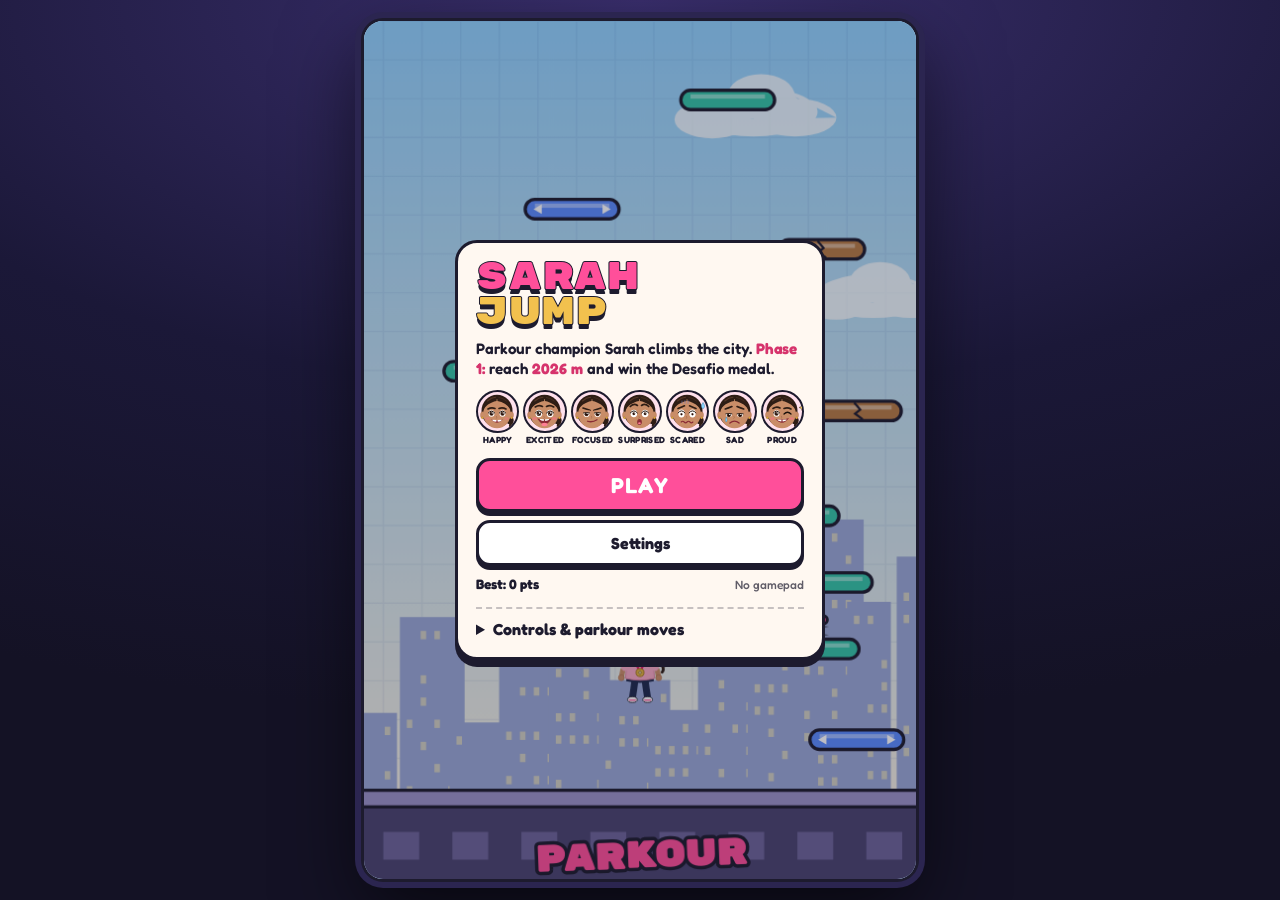
<file: Sarah Jump/index.html>
<!doctype html>
<html lang="en">
<head>
<meta charset="utf-8">
<title>Sarah Jump</title>
<meta name="viewport" content="width=device-width,initial-scale=1,viewport-fit=cover,user-scalable=no">
<meta name="description" content="Sarah Jump – a parkour platform game starring Sarah, the parkour champion. Phase 1: climb to 2026 m.">
<meta name="theme-color" content="#ff4f9a">
<meta name="apple-mobile-web-app-capable" content="yes">
<meta name="mobile-web-app-capable" content="yes">
<meta name="apple-mobile-web-app-title" content="Sarah Jump">
<!--PWA-->
<link rel="manifest" href="manifest.webmanifest">
<link rel="icon" href="icons/icon.svg" type="image/svg+xml">
<link rel="apple-touch-icon" href="icons/icon-192.png">
<!--/PWA-->
<!--BOOTSTRAP--><link rel="stylesheet" href="https://cdn.jsdelivr.net/npm/bootstrap@5.3.3/dist/css/bootstrap.min.css"><!--/BOOTSTRAP-->
<link rel="preconnect" href="https://fonts.googleapis.com">
<link rel="preconnect" href="https://fonts.gstatic.com" crossorigin>
<link rel="stylesheet" href="https://fonts.googleapis.com/css2?family=Fredoka:wght@400;600;700&family=Rubik+Mono+One&display=swap">
<style>
/* Layout: one tall portrait "phone" stage centered on a night-city backdrop; HUD on top, touch pad at the bottom. Single deliberate look (game screen). */
:root{
  --ink:#1d1b2e; --paper:#fff8f1; --pink:#ff4f9a; --pink-d:#d6336c; --mint:#35c4a8; --gold:#f2c14e; --sky:#bfe6ff; --night:#141225;
  --f-display:'Rubik Mono One','Fredoka',system-ui,sans-serif;
  --f-body:'Fredoka',system-ui,-apple-system,'Segoe UI',sans-serif;
  color-scheme:light;
}
html,body{height:100%;margin:0;background:var(--night);color:var(--ink);overflow:hidden;overscroll-behavior:none;
  -webkit-user-select:none;user-select:none;-webkit-touch-callout:none;-webkit-tap-highlight-color:transparent;font-family:var(--f-body)}
#stage{position:fixed;inset:0;display:flex;align-items:center;justify-content:center;
  background:radial-gradient(120% 80% at 50% 0%,#3a2f6e 0%,#1b1838 55%,var(--night) 100%)}
#frame{position:relative;overflow:hidden;border-radius:22px;border:3px solid var(--ink);box-shadow:0 0 0 6px #2b2550,0 30px 80px rgba(0,0,0,.6);background:var(--sky)}
@media (max-width:640px){#frame{border-radius:0;border:0;box-shadow:none}}
#game{display:block;width:100%;height:100%;touch-action:none}

/* HUD */
.hud{position:absolute;top:0;left:0;right:0;padding:calc(env(safe-area-inset-top,0px) + 8px) 10px 0;display:flex;align-items:flex-start;gap:8px;pointer-events:none;z-index:5}
.hud[hidden]{display:none!important}
.face{width:52px;height:52px;border-radius:50%;background:#ffe0ec;border:3px solid var(--ink);box-shadow:0 3px 0 var(--ink);flex:none}
.emo{font-size:.62rem;font-weight:700;text-transform:uppercase;letter-spacing:.08em;text-align:center;margin-top:3px;color:#fff;-webkit-text-stroke:.3px var(--ink);text-shadow:0 1px 0 var(--ink),0 0 3px var(--ink)}
.hud-mid{flex:1;min-width:0;display:flex;flex-direction:column;gap:4px}
.chips{display:flex;gap:6px;flex-wrap:wrap}
.chip{background:rgba(255,255,255,.92);border:2.5px solid var(--ink);border-radius:999px;padding:0 10px;font-weight:700;font-size:.95rem;line-height:1.55;box-shadow:0 2px 0 var(--ink);font-variant-numeric:tabular-nums;white-space:nowrap}
.chip small{font-weight:600;opacity:.6;font-size:.7rem;margin-left:2px}
.phase .progress{height:12px;border:2.5px solid var(--ink);border-radius:999px;background:rgba(255,255,255,.85);box-shadow:0 2px 0 var(--ink)}
.phase .progress-bar{background:repeating-linear-gradient(45deg,var(--pink) 0 8px,#ff79b4 8px 16px);transition:width .2s}
.phase .lbl{font-size:.62rem;font-weight:700;color:#fff;text-transform:uppercase;letter-spacing:.08em;text-shadow:0 1px 0 var(--ink),0 0 3px var(--ink)}
.icon-btn{pointer-events:auto;width:40px;height:40px;border-radius:12px;border:2.5px solid var(--ink);background:#fff;box-shadow:0 3px 0 var(--ink);display:grid;place-items:center;padding:0}
.icon-btn:active{transform:translateY(2px);box-shadow:0 1px 0 var(--ink)}
.icon-btn svg{width:20px;height:20px}
.hud-right{display:flex;flex-direction:column;gap:6px}

/* Panels */
.panel{position:absolute;inset:0;z-index:10;display:flex;align-items:center;justify-content:center;padding:16px;background:rgba(20,18,37,.28)}
.panel[hidden]{display:none!important}
.sheet{background:var(--paper);border:3px solid var(--ink);border-radius:22px;box-shadow:0 7px 0 var(--ink);width:100%;max-width:370px;max-height:100%;overflow:auto;padding:18px 18px 16px}
.logo{font-family:var(--f-display);font-size:2.35rem;line-height:.92;color:var(--pink);-webkit-text-stroke:2px var(--ink);paint-order:stroke fill;text-shadow:0 5px 0 var(--ink);letter-spacing:.02em;margin:0;text-wrap:balance}
.logo span{color:var(--gold)}
.tag{font-weight:600;margin:.55rem 0 .7rem;font-size:.95rem;line-height:1.3}
.tag b{color:var(--pink-d)}
.gallery{display:grid;grid-template-columns:repeat(7,minmax(0,1fr));gap:4px;margin-bottom:.8rem}
.gallery figure{margin:0;text-align:center;font-size:.56rem;font-weight:700;text-transform:uppercase;letter-spacing:.04em;line-height:1.1}
.gallery img{width:100%;max-width:100%;aspect-ratio:1;border-radius:50%;background:#ffe0ec;border:2px solid var(--ink);display:block;margin-bottom:2px}
.btn-game{font-family:var(--f-body);font-weight:700;border:3px solid var(--ink);border-radius:14px;box-shadow:0 4px 0 var(--ink);padding:.5rem 1rem;color:var(--ink);background:#fff}
.btn-game:hover{background:#fff3f8;color:var(--ink);border-color:var(--ink)}
.btn-game:active{transform:translateY(3px);box-shadow:0 1px 0 var(--ink)}
.btn-game:focus-visible{outline:3px solid var(--gold);outline-offset:2px}
.btn-play{background:var(--pink);color:#fff;font-size:1.35rem;letter-spacing:.04em}
.btn-play:hover{background:#ff3d8f;color:#fff}
.best{font-weight:700;font-size:.85rem}
details.how{margin-top:.75rem;border-top:2px dashed rgba(29,27,46,.25);padding-top:.5rem}
details.how summary{font-weight:700;cursor:pointer}
.ctl{display:grid;grid-template-columns:1fr;gap:.45rem;margin-top:.5rem;font-size:.82rem}
.ctl h6{font-weight:700;font-size:.78rem;text-transform:uppercase;letter-spacing:.08em;margin:0 0 .15rem;color:var(--pink-d)}
.ctl ul{margin:0;padding-left:1rem}
kbd{background:var(--ink);color:#fff;border-radius:5px;padding:0 5px;font-size:.75rem;font-family:var(--f-body)}
.moves{font-size:.8rem;margin:.4rem 0 0;padding-left:1rem}
.moves b{color:var(--pink-d)}
.stat-row{display:grid;grid-template-columns:repeat(3,1fr);gap:6px;margin:.6rem 0 .9rem}
.stat{border:2.5px solid var(--ink);border-radius:12px;text-align:center;padding:.3rem .2rem;background:#fff}
.stat .v{font-weight:700;font-size:1.35rem;font-variant-numeric:tabular-nums;line-height:1.1}
.stat .k{font-size:.62rem;text-transform:uppercase;letter-spacing:.08em;font-weight:700;opacity:.65}
.big-face{width:110px;height:110px;border-radius:50%;border:3px solid var(--ink);background:#ffe0ec;display:block;margin:0 auto .3rem;box-shadow:0 4px 0 var(--ink)}
.form-check-input:checked{background-color:var(--pink);border-color:var(--pink-d)}
.form-range::-webkit-slider-thumb{background:var(--pink)}
.form-range::-moz-range-thumb{background:var(--pink)}
.set-row{display:flex;justify-content:space-between;align-items:center;gap:8px;padding:.35rem 0;border-bottom:1px dashed rgba(29,27,46,.2);font-weight:600}
.set-row .form-switch{margin:0}
.muted{font-size:.75rem;opacity:.7;font-weight:500}
.toast-msg{position:absolute;left:50%;bottom:calc(env(safe-area-inset-bottom,0px) + 96px);transform:translateX(-50%);background:var(--ink);color:#fff;font-weight:600;padding:.35rem .8rem;border-radius:999px;font-size:.85rem;z-index:20;white-space:nowrap;opacity:0;transition:opacity .25s;pointer-events:none}
.toast-msg.on{opacity:1}

/* Touch pad */
.touch{position:absolute;left:0;right:0;bottom:0;display:flex;justify-content:space-between;align-items:flex-end;padding:0 12px calc(env(safe-area-inset-bottom,0px) + 14px);pointer-events:none;z-index:6}
.touch[hidden]{display:none!important}
.tgroup{display:flex;gap:10px}
.tbtn{pointer-events:auto;width:66px;height:66px;border-radius:50%;border:3px solid var(--ink);background:rgba(255,255,255,.82);font-weight:700;font-size:.78rem;box-shadow:0 3px 0 var(--ink);touch-action:none;color:var(--ink);text-transform:uppercase;letter-spacing:.04em}
.tbtn.flip{background:rgba(255,79,154,.88);color:#fff}
.tbtn.dash{background:rgba(53,196,168,.9);color:#fff}
.tbtn.held{transform:translateY(2px);box-shadow:0 1px 0 var(--ink)}
.tbtn[hidden]{display:none!important}
@media (prefers-reduced-motion:reduce){*{transition:none!important}}
</style>
</head>
<body>
<div id="stage">
  <div id="frame">
    <canvas id="game" aria-label="Sarah Jump game"></canvas>

    <div class="hud" id="hud" hidden>
      <div>
        <img class="face" id="hudFace" alt="Sarah's face">
        <div class="emo" id="hudEmo">Happy</div>
      </div>
      <div class="hud-mid">
        <div class="chips">
          <span class="chip" id="hudM">0<small>m</small></span>
          <span class="chip" title="Medals"><svg width="14" height="14" viewBox="0 0 20 20" style="vertical-align:-2px"><path d="M5 0h4l2 7H7zM11 0h4l-2 7H9z" fill="#ff4f9a"/><circle cx="10" cy="12" r="6.5" fill="#f2c14e" stroke="#1d1b2e" stroke-width="2"/></svg> <span id="hudMedals">0</span></span>
          <span class="chip" id="hudScore">0<small>pts</small></span>
        </div>
        <div class="phase">
          <div class="progress" role="progressbar" aria-label="Phase 1 progress"><div class="progress-bar" id="hudProg" style="width:0%"></div></div>
          <div class="lbl" id="hudPhase">Phase 1 · goal 2026 m</div>
        </div>
      </div>
      <div class="hud-right">
        <button class="icon-btn" id="btnPause" aria-label="Pause"><svg viewBox="0 0 20 20"><rect x="4" y="3" width="4" height="14" rx="1" fill="#1d1b2e"/><rect x="12" y="3" width="4" height="14" rx="1" fill="#1d1b2e"/></svg></button>
        <button class="icon-btn" id="btnMute" aria-label="Mute"><svg viewBox="0 0 20 20" id="muteIcon"></svg></button>
      </div>
    </div>

    <div class="touch" id="touch" hidden>
      <div class="tgroup">
        <button class="tbtn" id="tLeft" aria-label="Move left">◀</button>
        <button class="tbtn" id="tRight" aria-label="Move right">▶</button>
      </div>
      <div class="tgroup">
        <button class="tbtn dash" id="tDash">Dash</button>
        <button class="tbtn flip" id="tFlip">Flip</button>
      </div>
    </div>

    <!-- MENU -->
    <section class="panel" id="pMenu">
      <div class="sheet">
        <h1 class="logo">SARAH<br><span>JUMP</span></h1>
        <p class="tag">Parkour champion Sarah climbs the city. <b>Phase 1:</b> reach <b>2026 m</b> and win the Desafio medal.</p>
        <div class="gallery" id="gallery"></div>
        <div class="d-grid gap-2">
          <button class="btn btn-game btn-play" id="btnPlay">PLAY</button>
          <div class="d-flex gap-2">
            <button class="btn btn-game flex-fill" id="btnSettings">Settings</button>
            <button class="btn btn-game flex-fill" id="btnInstall" hidden>Install app</button>
          </div>
        </div>
        <div class="d-flex justify-content-between align-items-center mt-2">
          <span class="best">Best: <span id="menuBest">0</span> pts</span>
          <span class="muted" id="padState">No gamepad</span>
        </div>
        <details class="how">
          <summary>Controls &amp; parkour moves</summary>
          <div class="ctl">
            <div><h6>Keyboard</h6><ul><li><kbd>←</kbd> <kbd>→</kbd> or <kbd>A</kbd> <kbd>D</kbd> move</li><li><kbd>↑</kbd> / <kbd>W</kbd> air flip (once per jump)</li><li><kbd>Space</kbd> / <kbd>↓</kbd> Kong dash</li><li><kbd>P</kbd> pause · <kbd>M</kbd> mute · <kbd>Enter</kbd> start</li></ul></div>
            <div><h6>PS3-style USB gamepad</h6><ul><li>Left stick or D-pad move</li><li><b>✕</b> or <b>△</b> flip · <b>□</b> or <b>○</b> dash</li><li><b>START</b> play / pause · rumble on impacts</li></ul></div>
            <div><h6>Phone / tablet</h6><ul><li>Tilt the device to steer (motion sensor)</li><li>Tap the screen or <b>FLIP</b> · <b>DASH</b> button</li><li>No sensor? ◀ ▶ buttons appear</li></ul></div>
          </div>
          <ul class="moves">
            <li><b>Front Flip</b> – flip while running</li>
            <li><b>Back Flip</b> – flip standing still</li>
            <li><b>Kong Dash</b> – sideways vault burst</li>
            <li><b>Super Spring</b> – double flip off a spring</li>
            <li><b>Twist 360</b> – pink trampoline spin</li>
            <li><b>Precision Landing</b> – land dead center for combo points</li>
            <li><b>Pigeon Stomp</b> – land on a pigeon to bounce</li>
          </ul>
        </details>
      </div>
    </section>

    <!-- SETTINGS -->
    <section class="panel" id="pSettings" hidden>
      <div class="sheet">
        <h2 class="h4 fw-bold mb-2">Settings</h2>
        <div class="set-row"><label for="sMusic">Music (MIDI chiptune)</label><div class="form-check form-switch"><input class="form-check-input" type="checkbox" role="switch" id="sMusic"></div></div>
        <div class="set-row"><label for="sSfx">Sound effects</label><div class="form-check form-switch"><input class="form-check-input" type="checkbox" role="switch" id="sSfx"></div></div>
        <div class="set-row"><label for="sTilt">Tilt steering (mobile)</label><div class="form-check form-switch"><input class="form-check-input" type="checkbox" role="switch" id="sTilt"></div></div>
        <div class="set-row"><label for="sSens">Tilt sensitivity</label><input type="range" class="form-range w-50" min="0.5" max="2" step="0.1" id="sSens"></div>
        <div class="set-row"><label for="sMidi">Send to MIDI device<br><span class="muted" id="midiState">Plays the music &amp; effects on a synth or DAW</span></label><div class="form-check form-switch"><input class="form-check-input" type="checkbox" role="switch" id="sMidi"></div></div>
        <div class="set-row" id="midiRow" hidden><label for="sMidiOut">MIDI output</label><select class="form-select form-select-sm w-50" id="sMidiOut"></select></div>
        <div class="d-grid mt-3"><button class="btn btn-game btn-play" id="btnSetClose" style="font-size:1rem">Done</button></div>
      </div>
    </section>

    <!-- PAUSE -->
    <section class="panel" id="pPause" hidden>
      <div class="sheet text-center">
        <img class="big-face" id="pauseFace" alt="">
        <h2 class="logo" style="font-size:1.8rem">PAUSED</h2>
        <div class="d-grid gap-2 mt-3">
          <button class="btn btn-game btn-play" id="btnResume">Resume</button>
          <div class="d-flex gap-2"><button class="btn btn-game flex-fill" id="btnRestart">Restart</button><button class="btn btn-game flex-fill" id="btnPauseSet">Settings</button><button class="btn btn-game flex-fill" id="btnQuit">Menu</button></div>
        </div>
      </div>
    </section>

    <!-- GAME OVER -->
    <section class="panel" id="pOver" hidden>
      <div class="sheet text-center">
        <img class="big-face" id="overFace" alt="Sarah">
        <h2 class="logo" style="font-size:1.7rem" id="overTitle">OOPS!</h2>
        <p class="tag mb-0" id="overMsg">Sarah slipped off the rooftops.</p>
        <div class="stat-row">
          <div class="stat"><div class="v" id="oM">0</div><div class="k">metres</div></div>
          <div class="stat"><div class="v" id="oS">0</div><div class="k">points</div></div>
          <div class="stat"><div class="v" id="oB">0</div><div class="k">best</div></div>
        </div>
        <p class="muted mb-2" id="oMoves"></p>
        <div class="d-grid gap-2">
          <button class="btn btn-game btn-play" id="btnAgain">Jump again</button>
          <button class="btn btn-game" id="btnMenu">Menu</button>
        </div>
      </div>
    </section>

    <div class="toast-msg" id="toast"></div>
  </div>
</div>

<script>
'use strict';
/* =========================================================
   SARAH JUMP — Phase 1
   Canvas game + SVG avatar + Web Audio "MIDI" synth (+ optional Web MIDI out)
   ========================================================= */
const $ = s => document.querySelector(s);
const clamp = (v, a, b) => Math.max(a, Math.min(b, v));
const rand = (a, b) => a + Math.random() * (b - a);
const lerp = (a, b, t) => a + (b - a) * t;
const hash = i => { const s = Math.sin(i * 127.1 + 311.7) * 43758.5453; return s - Math.floor(s); };
const store = {
  get(k, d) { try { const v = localStorage.getItem('sarahjump_' + k); return v === null ? d : JSON.parse(v); } catch (e) { return d; } },
  set(k, v) { try { localStorage.setItem('sarahjump_' + k, JSON.stringify(v)); } catch (e) {} }
};
const settings = Object.assign({ music: true, sfx: true, tilt: true, sens: 1, midi: false, midiOut: '' }, store.get('settings', {}));
const saveSettings = () => store.set('settings', settings);

/* =========================================================
   1. AVATAR — Sarah as SVG (7 emotions × 4 poses)
   ========================================================= */
const C = { skin: '#c98d68', skinSh: '#a96f4f', hair: '#2e1d15', hairHi: '#5a3a2a', shirt: '#f6a9c4', shirtSh: '#e07fa3',
  pants: '#1f2a4d', ink: '#1a0f0a', lip: '#8a2b35', ribbon: '#e0186f', gold: '#e2b23f', goldD: '#9c7417' };
const EMOTIONS = ['happy', 'excited', 'determined', 'surprised', 'scared', 'sad', 'proud'];
const EMO_LABEL = { happy: 'Happy', excited: 'Excited', determined: 'Focused', surprised: 'Surprised', scared: 'Scared', sad: 'Sad', proud: 'Proud' };
const POSES = ['stand', 'tuck', 'star', 'dash'];

function eye(cx, cy, o = {}) {
  const rx = o.rx || 6, ry = o.ry || 6.6, pr = o.pr || 4.2, dx = o.dx || 0, dy = o.dy || 0;
  let s = `<ellipse cx="${cx}" cy="${cy}" rx="${rx}" ry="${ry}" fill="#fff"/>` +
    `<circle cx="${cx + dx}" cy="${cy + dy + .5}" r="${pr}" fill="#4a2a1b"/>` +
    `<circle cx="${cx + dx}" cy="${cy + dy + .5}" r="${pr * .52}" fill="#120806"/>` +
    `<circle cx="${cx + dx + 1.4}" cy="${cy + dy - 1.2}" r="${Math.max(.9, pr * .34)}" fill="#fff"/>`;
  if (o.sparkle) s += `<circle cx="${cx + dx - 1.6}" cy="${cy + dy + 2}" r=".9" fill="#fff"/>`;
  if (o.lid) s += `<path d="M${cx - rx - 1},${cy - ry - 1} L${cx + rx + 1},${cy - ry - 1} L${cx + rx + 1},${cy - o.lid} Q${cx},${cy - o.lid - 1.5} ${cx - rx - 1},${cy - o.lid}Z" fill="${C.skin}"/>` +
    `<path d="M${cx - rx},${cy - o.lid + .2} Q${cx},${cy - o.lid - 1.3} ${cx + rx},${cy - o.lid + .2}" fill="none" stroke="${C.ink}" stroke-width="1.8" stroke-linecap="round"/>`;
  else s += `<path d="M${cx - rx - .5},${cy - 1} Q${cx},${cy - ry - 2.2} ${cx + rx + .5},${cy - 1}" fill="none" stroke="${C.ink}" stroke-width="1.9" stroke-linecap="round"/>`;
  return s;
}
const brow = d => `<path d="${d}" fill="none" stroke="${C.hair}" stroke-width="3.3" stroke-linecap="round"/>`;
const teeth = (y = 64) => `<path d="M50.6,${y + .6} L59,${y + 1.2} L58.6,${y + 4.6} Q53,${y + 4} 51.3,${y + 2.3}Z" fill="#fff"/><path d="M61,${y + 1.2} L69.4,${y + .6} L68.7,${y + 2.3} Q67,${y + 4} 61.4,${y + 4.6}Z" fill="#fff"/>`;
const blush = (o = .32) => `<ellipse cx="41" cy="62" rx="5" ry="3" fill="#ff6b8b" opacity="${o}"/><ellipse cx="79" cy="62" rx="5" ry="3" fill="#ff6b8b" opacity="${o}"/>`;
const star4 = (x, y, r, c = '#ffd23f') => `<path d="M${x},${y - r} L${x + r * .28},${y - r * .28} L${x + r},${y} L${x + r * .28},${y + r * .28} L${x},${y + r} L${x - r * .28},${y + r * .28} L${x - r},${y} L${x - r * .28},${y - r * .28}Z" fill="${c}" stroke="${C.ink}" stroke-width=".8"/>`;

function faceParts(e) {
  const L = 49, R = 71, Y = 52;
  const bL = 'M42,43 Q49,39 56,42', bR = 'M64,42 Q71,39 78,43';
  switch (e) {
    case 'happy': return brow(bL) + brow(bR) + eye(L, Y) + eye(R, Y) + blush() +
      `<path d="M48,64 Q60,77 72,64 Q60,67 48,64Z" fill="${C.lip}"/>` + teeth(64);
    case 'excited': return brow('M42,39 Q49,34 56,38') + brow('M64,38 Q71,34 78,39') +
      eye(L, Y, { rx: 6.6, ry: 7.4, pr: 4.6, sparkle: 1 }) + eye(R, Y, { rx: 6.6, ry: 7.4, pr: 4.6, sparkle: 1 }) + blush(.5) +
      `<path d="M46,62 Q60,86 74,62 Q60,66 46,62Z" fill="${C.lip}"/><ellipse cx="60" cy="74" rx="6" ry="3.4" fill="#ff7f95"/>` + teeth(62.4) +
      star4(18, 24, 6) + star4(102, 30, 5) + star4(96, 12, 3.5);
    case 'determined': return brow('M42,41 L56,45.5') + brow('M78,41 L64,45.5') +
      eye(L, Y + 1, { ry: 6, pr: 4, lid: 2.4 }) + eye(R, Y + 1, { ry: 6, pr: 4, lid: 2.4 }) +
      `<path d="M51,67.5 Q61,70.5 70,64.5" fill="none" stroke="${C.lip}" stroke-width="2.6" stroke-linecap="round"/>`;
    case 'surprised': return brow('M42,38 Q49,31 56,36') + brow('M64,36 Q71,31 78,38') +
      eye(L, Y, { rx: 6.5, ry: 7.6, pr: 2.8 }) + eye(R, Y, { rx: 6.5, ry: 7.6, pr: 2.8 }) +
      `<ellipse cx="60" cy="69" rx="4.6" ry="6" fill="${C.lip}"/><ellipse cx="60" cy="71.5" rx="2.6" ry="2" fill="#ff7f95"/>`;
    case 'scared': return brow('M42,42 Q48,40 55,36.5') + brow('M65,36.5 Q72,40 78,42') +
      eye(L, Y, { rx: 6.4, ry: 7.8, pr: 2.3, dy: 1 }) + eye(R, Y, { rx: 6.4, ry: 7.8, pr: 2.3, dy: 1 }) +
      `<path d="M48.5,69 q2.9,-3.2 5.8,0 t5.8,0 t5.8,0 t5.8,0" fill="none" stroke="${C.lip}" stroke-width="2.3" stroke-linecap="round"/>` +
      `<path d="M92,30 q6,9 0,12.5 q-6,-3.5 0,-12.5z" fill="#8fd9ff" stroke="#2f7fb5" stroke-width="1"/>` +
      `<path d="M50,27 v5 M56,26 v6 M62,26 v6" stroke="#6a7fd8" stroke-width="1.6" opacity=".6" stroke-linecap="round"/>`;
    case 'sad': return brow('M42,43 Q48,41 55,38') + brow('M65,38 Q72,41 78,43') +
      eye(L, Y + 1, { pr: 3.8, dy: 2, lid: .5 }) + eye(R, Y + 1, { pr: 3.8, dy: 2, lid: .5 }) +
      `<path d="M44,59 q3.5,7 0,10 q-3.5,-3 0,-10z" fill="#8fd9ff" stroke="#2f7fb5" stroke-width=".8"/>` +
      `<path d="M51,71 Q60,63.5 69,71" fill="none" stroke="${C.lip}" stroke-width="2.6" stroke-linecap="round"/>`;
    case 'proud': return brow('M42,42 Q49,37 56,41') + brow(bR) + eye(L, Y) +
      `<path d="M64,53 Q71,46 78,53" fill="none" stroke="${C.ink}" stroke-width="2.6" stroke-linecap="round"/>` + blush(.45) +
      `<path d="M47,63 Q61,79 74,61 Q60,66 47,63Z" fill="${C.lip}"/>` + teeth(63.4) + star4(100, 40, 6) + star4(20, 30, 4);
  }
  return '';
}

const line = (pts, col, w) => `<polyline points="${pts.map(p => p.join(',')).join(' ')}" fill="none" stroke="${col}" stroke-width="${w}" stroke-linecap="round" stroke-linejoin="round"/>`;
function arm(sh, el, hd) {
  const mid = [lerp(sh[0], el[0], .55), lerp(sh[1], el[1], .55)];
  return line([sh, el, hd], C.skin, 7.5) + line([sh, mid], C.shirt, 11) +
    `<circle cx="${hd[0]}" cy="${hd[1]}" r="4.3" fill="${C.skin}" stroke="${C.skinSh}" stroke-width=".8"/>`;
}
function leg(hip, knee, ank) {
  return line([hip, knee, ank], C.pants, 10) +
    `<ellipse cx="${ank[0]}" cy="${ank[1] + 2.5}" rx="7" ry="4.2" fill="#fff" stroke="#2a2a3a" stroke-width="1.3"/>` +
    `<path d="M${ank[0] - 5},${ank[1] + 3.2} H${ank[0] + 5}" stroke="#ff4f9a" stroke-width="1.8"/>`;
}
const POSE = {
  stand: { legs: [[[53, 108], [51, 123], [49, 136]], [[67, 108], [69, 123], [71, 136]]], arms: [[[42, 86], [35, 96], [33, 107]], [[78, 86], [85, 96], [87, 107]]], legsFront: false },
  star:  { legs: [[[53, 108], [44, 121], [37, 133]], [[67, 108], [76, 121], [83, 133]]], arms: [[[42, 86], [31, 74], [24, 61]], [[78, 86], [89, 74], [96, 61]]], legsFront: false },
  tuck:  { legs: [[[53, 108], [45, 96], [49, 113]], [[67, 108], [75, 96], [71, 113]]], arms: [[[42, 86], [38, 99], [47, 105]], [[78, 86], [82, 99], [73, 105]]], legsFront: true },
  dash:  { legs: [[[53, 108], [45, 120], [33, 122]], [[67, 108], [80, 113], [86, 126]]], arms: [[[42, 86], [31, 92], [21, 89]], [[78, 86], [90, 82], [101, 77]]], legsFront: false }
};
function headSVG(e) {
  return `<g id="ponytail"><circle cx="86" cy="66" r="7.4" fill="${C.hair}"/><circle cx="90.5" cy="76.5" r="6.6" fill="${C.hair}"/><circle cx="93.5" cy="86" r="5.6" fill="${C.hair}"/><path d="M93,91 q2,5 -1,8" stroke="${C.hair}" stroke-width="4" fill="none" stroke-linecap="round"/><rect x="83" y="58" width="8" height="4" rx="2" fill="#ff4f9a" transform="rotate(30 87 60)"/></g>` +
    `<ellipse cx="60" cy="47" rx="31" ry="32.5" fill="${C.hair}"/>` +
    `<ellipse cx="31.5" cy="55" rx="4.6" ry="6.6" fill="${C.skin}" stroke="${C.skinSh}" stroke-width=".8"/>` +
    `<ellipse cx="88.5" cy="55" rx="4.6" ry="6.6" fill="${C.skin}" stroke="${C.skinSh}" stroke-width=".8"/>` +
    `<ellipse cx="60" cy="52.5" rx="27.5" ry="29" fill="${C.skin}"/>` +
    `<circle cx="30.6" cy="60.5" r="1.9" fill="${C.gold}" stroke="${C.goldD}" stroke-width=".6"/><circle cx="89.4" cy="60.5" r="1.9" fill="${C.gold}" stroke="${C.goldD}" stroke-width=".6"/>` +
    `<path d="M59.2,17 C44,17 33,27 31.6,47 C36,37 46,29.5 59.2,27Z" fill="${C.hair}"/><path d="M60.8,17 C76,17 87,27 88.4,47 C84,37 74,29.5 60.8,27Z" fill="${C.hair}"/>` +
    `<path d="M41,27 Q49,20 57,19.5" stroke="${C.hairHi}" stroke-width="2.2" fill="none" stroke-linecap="round" opacity=".9"/><path d="M79,27 Q72,21 64,20" stroke="${C.hairHi}" stroke-width="1.6" fill="none" stroke-linecap="round" opacity=".6"/>` +
    `<path d="M59,57.5 Q61.5,61.5 58.5,62" fill="none" stroke="${C.skinSh}" stroke-width="1.5" stroke-linecap="round"/>` +
    faceParts(e);
}
function bodySVG(pose) {
  const P = POSE[pose];
  const legs = P.legs.map(l => leg(...l)).join('');
  const torso = `<rect x="55" y="73" width="10" height="10" rx="3" fill="${C.skinSh}"/>` +
    `<path d="M40,106 Q60,111 80,106 L80,112 Q60,117 40,112Z" fill="${C.pants}"/>` +
    `<path d="M41,84 Q60,77 79,84 L81,108 Q60,113 39,108Z" fill="${C.shirt}" stroke="${C.shirtSh}" stroke-width="1.3"/>` +
    `<path d="M53,80.5 Q60,85.5 67,80.5" stroke="${C.shirtSh}" fill="none" stroke-width="1.7"/>` +
    `<path d="M52,80 L58.4,96 M68,80 L61.6,96" stroke="${C.ribbon}" stroke-width="3.3" stroke-linecap="round"/>` +
    `<circle cx="60" cy="99.5" r="5.8" fill="${C.gold}" stroke="${C.goldD}" stroke-width="1.2"/>` + star4(60, 99.5, 3, '#fff3c4').replace('stroke-width=".8"', 'stroke-width=".4"');
  const arms = P.arms.map(a => arm(...a)).join('');
  return P.legsFront ? torso + legs + arms : legs + torso + arms;
}
function sarahSVG(e, pose, opt = {}) {
  const vb = opt.head ? '22 9 78 78' : '0 0 120 150';
  const w = opt.size || (opt.head ? 160 : 240), h = opt.head ? w : Math.round(w * 1.25);
  return `<svg xmlns="http://www.w3.org/2000/svg" viewBox="${vb}" width="${w}" height="${h}">${opt.head ? '' : bodySVG(pose)}${headSVG(e)}</svg>`;
}
const svgURI = s => 'data:image/svg+xml;charset=utf-8,' + encodeURIComponent(s);
window.sarahSVG = sarahSVG; // used by the icon generator

const AV = {}, FACE = {};
function loadAvatar() {
  const jobs = [];
  for (const e of EMOTIONS) {
    AV[e] = {};
    FACE[e] = svgURI(sarahSVG(e, 'stand', { head: true }));
    for (const p of POSES) {
      const img = new Image();
      jobs.push(new Promise(r => { img.onload = r; img.onerror = r; }));
      img.src = svgURI(sarahSVG(e, p));
      AV[e][p] = img;
    }
  }
  return Promise.all(jobs);
}

/* =========================================================
   2. AUDIO — MIDI-note chiptune synth (Web Audio) + Web MIDI out
   ========================================================= */
const mtof = m => 440 * Math.pow(2, (m - 69) / 12);
// 64 eighth-notes: section A (C–G–Am–F) then section B
const MEL = [
  72,0,76,79, 76,0,72,74,  74,0,79,83, 81,79,74,0,  76,0,72,76, 81,0,79,76,  77,76,74,72, 74,0,0,0,
  79,0,79,81, 79,76,72,0,  74,76,79,0, 83,81,79,0,  81,0,84,83, 81,79,76,0,  77,0,81,79, 77,74,72,0 ];
const BASS = [36, 43, 45, 41];
const Snd = {
  ac: null, master: null, music: null, fx: null, noiseBuf: null, timer: null, step: 0, nextT: 0, midi: null, out: null, tempoBoost: 0,
  init() {
    if (this.ac) { if (this.ac.state === 'suspended') this.ac.resume(); return; }
    const AC = window.AudioContext || window.webkitAudioContext; if (!AC) return;
    this.ac = new AC();
    this.master = this.ac.createGain(); this.master.gain.value = .7;
    const comp = this.ac.createDynamicsCompressor(); this.master.connect(comp); comp.connect(this.ac.destination);
    this.music = this.ac.createGain(); this.music.connect(this.master);
    this.fx = this.ac.createGain(); this.fx.connect(this.master);
    this.applyVolumes();
    const len = this.ac.sampleRate; const b = this.ac.createBuffer(1, len, this.ac.sampleRate); const d = b.getChannelData(0);
    for (let i = 0; i < len; i++) d[i] = Math.random() * 2 - 1;
    this.noiseBuf = b;
  },
  applyVolumes() { if (!this.ac) return; this.music.gain.value = settings.music ? .3 : 0; this.fx.gain.value = settings.sfx ? .55 : 0; },
  midiSend(ch, note, vel, t, dur) {
    if (!settings.midi || !this.out || !this.ac) return;
    const at = performance.now() + Math.max(0, t - this.ac.currentTime) * 1000;
    note = clamp(Math.round(note), 0, 127);
    try { this.out.send([0x90 | ch, note, vel], at); this.out.send([0x80 | ch, note, 0], at + dur * 1000); } catch (e) {}
  },
  tone(m, t, dur, o = {}) {
    if (!this.ac) return;
    const bus = o.bus || this.fx, vol = o.vol ?? .2;
    const osc = this.ac.createOscillator(), g = this.ac.createGain();
    osc.type = o.type || 'square';
    osc.frequency.setValueAtTime(mtof(m), t);
    if (o.to) osc.frequency.exponentialRampToValueAtTime(mtof(o.to), t + dur);
    g.gain.setValueAtTime(0.0001, t); g.gain.exponentialRampToValueAtTime(vol, t + .006);
    g.gain.exponentialRampToValueAtTime(0.0001, t + dur);
    osc.connect(g); g.connect(bus); osc.start(t); osc.stop(t + dur + .02);
    const live = bus === this.music ? settings.music : settings.sfx;
    if (live) this.midiSend(o.ch ?? 2, m, Math.round(clamp(vol * 450, 30, 120)), t, dur);
  },
  noise(t, dur, o = {}) {
    if (!this.ac) return;
    const src = this.ac.createBufferSource(); src.buffer = this.noiseBuf;
    const f = this.ac.createBiquadFilter(); f.type = o.type || 'bandpass'; f.frequency.setValueAtTime(o.freq || 2000, t); f.Q.value = o.q || 1;
    if (o.to) f.frequency.exponentialRampToValueAtTime(o.to, t + dur);
    const g = this.ac.createGain(); g.gain.setValueAtTime(o.vol || .2, t); g.gain.exponentialRampToValueAtTime(0.0001, t + dur);
    src.connect(f); f.connect(g); g.connect(o.bus || this.fx); src.start(t); src.stop(t + dur + .02);
  },
  kick(t) { this.tone(50, t, .14, { type: 'sine', vol: .55, to: 28, bus: this.music, ch: 9 }); },
  startMusic() {
    if (!this.ac || this.timer) return;
    this.step = 0; this.nextT = this.ac.currentTime + .08;
    this.timer = setInterval(() => this.schedule(), 25);
  },
  stopMusic() { clearInterval(this.timer); this.timer = null; },
  schedule() {
    const e = 60 / (128 + this.tempoBoost) / 2;
    while (this.nextT < this.ac.currentTime + .12) { this.playStep(this.step, this.nextT, e); this.nextT += e; this.step = (this.step + 1) % 64; }
  },
  playStep(s, t, e) {
    const m = this.music, i = s % 8, root = BASS[Math.floor(s / 8) % 4];
    if (MEL[s]) this.tone(MEL[s], t, e * .9, { type: 'square', vol: .11, bus: m, ch: 0 });
    this.tone(i % 2 ? root + 12 : root, t, e * .8, { type: 'triangle', vol: .3, bus: m, ch: 1 });
    if (i === 0 || i === 4) { this.kick(t); }
    if (i === 2 || i === 6) { this.noise(t, .12, { vol: .22, freq: 1800, type: 'highpass', bus: m }); this.midiSend(9, 38, 90, t, .1); }
    this.noise(t, .03, { vol: .05, freq: 8000, type: 'highpass', bus: m }); if (settings.music) this.midiSend(9, 42, 50, t, .03);
  },
  sfx(n) {
    if (!this.ac) return;
    const t = this.ac.currentTime + .005;
    const T = (m, d, o) => this.tone(m, t + (o?.dt || 0), d, o);
    switch (n) {
      case 'jump': T(72, .13, { vol: .14, to: 84 }); break;
      case 'flip': [76, 79, 84, 88].forEach((m, i) => T(m, .08, { type: 'triangle', vol: .24, dt: i * .045 })); break;
      case 'dash': this.noise(t, .22, { vol: .4, freq: 500, to: 3500 }); T(55, .12, { type: 'sawtooth', vol: .09, to: 67 }); break;
      case 'spring': T(60, .4, { vol: .14, to: 96 }); T(72, .34, { type: 'triangle', vol: .16, to: 103, dt: .05 }); break;
      case 'tramp': T(55, .32, { type: 'sine', vol: .4, to: 79 }); [79, 84, 88, 91].forEach((m, i) => T(m, .09, { vol: .08, dt: .06 + i * .05 })); break;
      case 'break': this.noise(t, .32, { vol: .45, freq: 600, type: 'lowpass' }); T(40, .2, { vol: .12, to: 30 }); break;
      case 'medal': T(83, .08, { vol: .14 }); T(88, .32, { vol: .14, dt: .08 }); break;
      case 'stomp': T(67, .13, { vol: .18, to: 43 }); this.noise(t, .08, { vol: .3, freq: 1200 }); break;
      case 'precision': T(96, .12, { type: 'sine', vol: .2 }); T(103, .16, { type: 'sine', vol: .14, dt: .06 }); break;
      case 'hurt': T(76, .5, { vol: .18, to: 40 }); this.noise(t, .2, { vol: .3, freq: 900 }); break;
      case 'over': [72, 67, 64, 60, 55].forEach((m, i) => T(m, .24, { type: 'triangle', vol: .3, dt: i * .17 })); break;
      case 'phase': [72, 76, 79, 84, 79, 84, 88].forEach((m, i) => T(m, i === 6 ? .7 : .12, { vol: .15, dt: i * .11 })); break;
      case 'start': [60, 64, 67, 72].forEach((m, i) => T(m, .1, { vol: .14, dt: i * .07 })); break;
      case 'click': T(84, .04, { type: 'triangle', vol: .12 }); break;
    }
  },
  async enableMidi() {
    if (!navigator.requestMIDIAccess) { setMidiState('Web MIDI is not supported in this browser (try Chrome or Edge).'); return false; }
    try {
      this.midi = this.midi || await navigator.requestMIDIAccess();
      this.midi.onstatechange = () => fillMidiOutputs();
      fillMidiOutputs();
      return !!this.out;
    } catch (e) { setMidiState('MIDI access was blocked. Allow MIDI for this site and try again.'); return false; }
  },
  selectOut(id) {
    if (!this.midi) return;
    this.out = this.midi.outputs.get(id) || null;
    if (this.out) {
      // GM programs: ch1 square lead, ch2 synth bass, ch3 effects = square lead
      try { this.out.send([0xC0, 80]); this.out.send([0xC1, 38]); this.out.send([0xC2, 80]); } catch (e) {}
      setMidiState('Sending to: ' + this.out.name);
    }
  }
};
function setMidiState(t) { $('#midiState').textContent = t; }
function fillMidiOutputs() {
  const sel = $('#sMidiOut'); sel.innerHTML = '';
  const outs = Snd.midi ? [...Snd.midi.outputs.values()] : [];
  outs.forEach(o => { const op = document.createElement('option'); op.value = o.id; op.textContent = o.name; sel.appendChild(op); });
  $('#midiRow').hidden = !outs.length;
  if (!outs.length) { Snd.out = null; setMidiState('No MIDI output found. Connect a synth or open a virtual MIDI port.'); return; }
  const want = outs.find(o => o.id === settings.midiOut) || outs[0];
  sel.value = want.id; Snd.selectOut(want.id);
}

/* =========================================================
   3. INPUT — keyboard, PS3-style gamepad, tilt, touch
   ========================================================= */
const keys = new Set();
const edge = { flip: false, dash: false };
const touchHold = { l: false, r: false };
let tiltX = 0, tiltSeen = false, tiltListening = false;
const isTouch = matchMedia('(pointer:coarse)').matches || 'ontouchstart' in window;

addEventListener('keydown', e => {
  if (['ArrowLeft', 'ArrowRight', 'ArrowUp', 'ArrowDown', 'Space'].includes(e.code) && G.state === 'play') e.preventDefault();
  if (e.repeat) return;
  keys.add(e.code);
  if (e.code === 'ArrowUp' || e.code === 'KeyW') edge.flip = true;
  if (e.code === 'Space' || e.code === 'ArrowDown' || e.code === 'KeyS') edge.dash = true;
  if (e.code === 'KeyP' || e.code === 'Escape') { if (G.state === 'play') pause(); else if (G.state === 'pause') resume(); }
  if (e.code === 'KeyM') toggleMute();
  if (e.code === 'Enter' && (G.state === 'menu' || G.state === 'over') && $('#pSettings').hidden) { e.preventDefault(); startGame(); }
});
addEventListener('keyup', e => keys.delete(e.code));
addEventListener('blur', () => keys.clear());

const pad = { prev: {}, x: 0, flip: false, dash: false, start: false, connected: null };
addEventListener('gamepadconnected', e => { pad.connected = e.gamepad.id; $('#padState').textContent = '🎮 Gamepad ready'; toast('Gamepad connected'); });
addEventListener('gamepaddisconnected', () => { pad.connected = null; $('#padState').textContent = 'No gamepad'; toast('Gamepad disconnected'); });
function pollPad() {
  pad.x = 0; pad.flip = pad.dash = pad.start = false;
  const list = navigator.getGamepads ? navigator.getGamepads() : [];
  for (const gp of list) {
    if (!gp) continue;
    const pressed = i => !!(gp.buttons[i] && (gp.buttons[i].pressed || gp.buttons[i].value > .5));
    const down = i => { const p = pressed(i), was = pad.prev[gp.index + ':' + i]; pad.prev[gp.index + ':' + i] = p; return p && !was; };
    let ax = gp.axes[0] || 0; if (Math.abs(ax) < .2) ax = 0;
    if (pressed(14)) ax = -1; if (pressed(15)) ax = 1;
    if (Math.abs(ax) > Math.abs(pad.x)) pad.x = ax;
    // PS3 standard mapping: 0 ✕, 1 ○, 2 □, 3 △, 9 START, 12 D-pad up
    if (down(0) | down(3) | down(12)) pad.flip = true;
    if (down(2) | down(1) | down(13)) pad.dash = true;
    if (down(9)) pad.start = true;
    if (!pad.connected) { pad.connected = gp.id; $('#padState').textContent = '🎮 Gamepad ready'; }
  }
}
function rumble(strong = .6, ms = 140) {
  const list = navigator.getGamepads ? navigator.getGamepads() : [];
  for (const gp of list) { try { gp && gp.vibrationActuator && gp.vibrationActuator.playEffect('dual-rumble', { duration: ms, strongMagnitude: strong, weakMagnitude: strong * .7 }); } catch (e) {} }
  if (isTouch && navigator.vibrate) { try { navigator.vibrate(Math.min(ms, 60)); } catch (e) {} }
}

function onOrient(e) {
  if (e.gamma == null) return;
  tiltSeen = true;
  const ang = (screen.orientation && screen.orientation.angle) || window.orientation || 0;
  let v = e.gamma;
  if (ang === 90) v = e.beta; else if (ang === -90 || ang === 270) v = -e.beta;
  const dz = 2.5;
  v = Math.abs(v) < dz ? 0 : v - Math.sign(v) * dz;
  tiltX = clamp(v / (20 / settings.sens), -1, 1);
}
function enableTilt() {
  if (tiltListening || !settings.tilt) return;
  const attach = () => { addEventListener('deviceorientation', onOrient); tiltListening = true; };
  if (typeof DeviceOrientationEvent !== 'undefined' && typeof DeviceOrientationEvent.requestPermission === 'function') {
    DeviceOrientationEvent.requestPermission().then(r => { if (r === 'granted') attach(); else toast('Motion access denied — using buttons'); }).catch(() => {});
  } else if ('DeviceOrientationEvent' in window) attach();
}
function updateTouchUI() {
  const show = isTouch && (G.state === 'play');
  $('#touch').hidden = !show;
  const arrows = !(settings.tilt && tiltSeen);
  $('#tLeft').hidden = $('#tRight').hidden = !arrows;
}
function holdBtn(el, on, off) {
  el.addEventListener('pointerdown', e => { e.preventDefault(); el.setPointerCapture && el.setPointerCapture(e.pointerId); el.classList.add('held'); on(); });
  const up = () => { el.classList.remove('held'); off && off(); };
  el.addEventListener('pointerup', up); el.addEventListener('pointercancel', up); el.addEventListener('lostpointercapture', up);
}
holdBtn($('#tLeft'), () => touchHold.l = true, () => touchHold.l = false);
holdBtn($('#tRight'), () => touchHold.r = true, () => touchHold.r = false);
holdBtn($('#tFlip'), () => edge.flip = true);
holdBtn($('#tDash'), () => edge.dash = true);
$('#game').addEventListener('pointerdown', e => { if (G.state === 'play') { e.preventDefault(); edge.flip = true; } });

function readInput() {
  let x = 0;
  if (keys.has('ArrowLeft') || keys.has('KeyA')) x -= 1;
  if (keys.has('ArrowRight') || keys.has('KeyD')) x += 1;
  if (touchHold.l) x -= 1; if (touchHold.r) x += 1;
  if (Math.abs(pad.x) > Math.abs(x)) x = pad.x;
  if (settings.tilt && tiltSeen && Math.abs(tiltX) > Math.abs(x)) x = tiltX;
  const r = { x: clamp(x, -1, 1), flip: edge.flip || pad.flip, dash: edge.dash || pad.dash };
  edge.flip = edge.dash = false;
  return r;
}

/* =========================================================
   4. GAME
   ========================================================= */
const cv = $('#game'), ctx = cv.getContext('2d');
if (!ctx.roundRect) ctx.roundRect = function (x, y, w, h, r) { r = Math.min(r, w / 2, h / 2); this.moveTo(x + r, y); this.arcTo(x + w, y, x + w, y + h, r); this.arcTo(x + w, y + h, x, y + h, r); this.arcTo(x, y + h, x, y, r); this.arcTo(x, y, x + w, y, r); this.closePath(); };
const W = 400; let H = 700;
const GRAV = 1500, JUMP = 720, GOAL = 2026, M_PER_PX = 1 / 8;
const INK = '#1d1b2e';
const G = { state: 'menu', plats: [], birds: [], medals: [], parts: [], texts: [], camY: 0, maxH: 0, bonus: 0, medalsN: 0, best: store.get('best', 0),
  phaseDone: false, combo: 0, shake: 0, moveName: '', moveT: 0, banner: null, moveSet: new Set(), moveCount: 0, startY: 0, lastY: 0, lastBirdY: 0, demoN: 0, t: 0 };
const P = {};

function resize() {
  const vw = innerWidth, vh = innerHeight;
  let cw = Math.min(vw, Math.round(vh * .62));
  if (vw <= 640) cw = vw;
  const ch = vh;
  const f = $('#frame'); f.style.width = cw + 'px'; f.style.height = (vw <= 640 ? ch : Math.round(ch * .96)) + 'px';
  const r = f.getBoundingClientRect();
  const dpr = Math.min(window.devicePixelRatio || 1, 2.5);
  cv.width = Math.round(r.width * dpr); cv.height = Math.round(r.height * dpr);
  H = Math.round(W * r.height / r.width);
  ctx.setTransform(cv.width / W, 0, 0, cv.height / H, 0, 0);
}
addEventListener('resize', resize);

function resetGame() {
  Object.assign(G, { plats: [], birds: [], medals: [], parts: [], texts: [], camY: 0, maxH: 0, bonus: 0, medalsN: 0, phaseDone: false, combo: 0, shake: 0, moveName: '', moveT: 0, banner: null, moveSet: new Set(), moveCount: 0 });
  const gy = H - 60;
  G.startY = gy; G.lastY = gy; G.lastBirdY = gy;
  Object.assign(P, { x: W / 2, y: gy, vx: 0, vy: -JUMP, facing: 1, airUsed: false, dashUsed: false, dashT: 0,
    flipT: 0, flipDur: 0, flipTurns: 0, flipDir: 1, twistT: 0, twistDur: 0, squash: 1, stun: false, emo: 'happy', emoT: 0, pose: 'stand' });
  G.plats.push({ x: -20, y: gy, w: W + 40, h: 40, type: 'ground', alive: true });
  generate();
}
const diff = () => clamp((G.startY - G.lastY) / 15000, 0, 1);
function generate() {
  while (G.lastY > G.camY - 260) {
    const d = diff();
    const gap = rand(44 + 36 * d, 90 + 58 * d);
    G.lastY -= gap;
    const y = G.lastY;
    const wM = .08 + .32 * d, wV = .03 + .15 * d, wT = .05;
    const r = Math.random();
    const type = r < wM ? 'moving' : r < wM + wV ? 'vanish' : r < wM + wV + wT ? 'tramp' : 'normal';
    const w = type === 'tramp' ? 84 : Math.round(68 - 16 * d);
    const p = { x: rand(6, W - w - 6), y, w, h: 14, type, alive: true, t: 0, item: null, springT: 0, bounceT: 0,
      vx: type === 'moving' ? (Math.random() < .5 ? -1 : 1) * rand(50, 90 + 90 * d) : 0 };
    if (type === 'normal' && Math.random() < .085) p.item = 'spring';
    G.plats.push(p);
    if (Math.random() < .075) G.medals.push({ x: rand(30, W - 30), y: y - rand(50, 100), t: Math.random() * 6, alive: true });
    if (Math.random() < .12 + .2 * d) { // cracked decoy
      const bw = 62; let bx = rand(6, W - bw - 6);
      if (Math.abs(bx + bw / 2 - (p.x + p.w / 2)) < 80) bx = (bx + W / 2) % (W - bw - 12) + 6;
      G.plats.push({ x: bx, y: y + gap * .5, w: bw, h: 14, type: 'break', alive: true, broken: false, vy: 0, t: 0 });
    }
    const h = G.startY - y;
    if (h > 2800 && y < G.lastBirdY - 520 && Math.random() < .05 + .07 * d) {
      G.birds.push({ x: rand(40, W - 40), y: y + gap * .5, vx: (Math.random() < .5 ? -1 : 1) * rand(60, 110 + 70 * d), t: Math.random() * 3, dead: false, vy: 0 });
      G.lastBirdY = y;
    }
  }
}

function setEmo(e, dur) { P.emo = e; P.emoT = dur; }
function showMove(name) { G.moveName = name; G.moveT = 1.1; G.moveSet.add(name); G.moveCount++; }
function floatText(text, x, y, color = '#fff') { G.texts.push({ text, x, y, t: 1.1, color }); }
function burst(x, y, n, color, spd = 160, size = 4) {
  for (let i = 0; i < n; i++) { const a = rand(0, Math.PI * 2), s = rand(.3, 1) * spd; G.parts.push({ x, y, vx: Math.cos(a) * s, vy: Math.sin(a) * s - 40, life: rand(.4, .8), max: .8, color, size: rand(size * .6, size) }); }
}
function startFlip(turns, dur, dir) { P.flipT = 0; P.flipDur = dur; P.flipTurns = turns; P.flipDir = dir; }
function startTwist(dur) { P.twistT = 0; P.twistDur = dur; }
const ease = t => 1 - Math.pow(1 - t, 3);

function doFlip() {
  if (P.airUsed) return;
  P.airUsed = true;
  P.vy = Math.min(P.vy, -660);
  const running = Math.abs(P.vx) > 90;
  startFlip(1, .55, running ? Math.sign(P.vx) : -P.facing);
  showMove(running ? 'Front Flip' : 'Back Flip');
  Snd.sfx('flip'); setEmo('determined', .7);
  burst(P.x, P.y, 6, '#ffffff', 90, 3);
}
function doDash(inx) {
  if (P.dashUsed) return;
  P.dashUsed = true;
  const dir = Math.abs(inx) > .15 ? Math.sign(inx) : P.facing;
  P.facing = dir; P.dashT = .22; P.vx = dir * 780; P.vy = Math.min(P.vy, -260);
  showMove('Kong Dash'); Snd.sfx('dash'); setEmo('determined', .6);
}
function land(p) {
  if (p.type === 'break') {
    p.broken = true; Snd.sfx('break'); setEmo('surprised', .9); burst(p.x + p.w / 2, p.y, 10, '#b77b45', 140, 5); return false;
  }
  P.y = p.y;
  const off = Math.abs(P.x - (p.x + p.w / 2));
  let vy = -JUMP;
  if (p.item === 'spring' && off < 18) {
    vy = -1180; p.springT = .35; startFlip(2, .95, P.facing); showMove('Super Spring'); Snd.sfx('spring'); setEmo('excited', 1.1); rumble(.4, 100);
  } else if (p.type === 'tramp') {
    vy = -980; p.bounceT = .3; startTwist(.65); showMove('Twist 360'); Snd.sfx('tramp'); setEmo('excited', 1);
  } else {
    Snd.sfx('jump');
    if (p.type !== 'ground') {
      if (off < 7) {
        G.combo++; const b = 10 * G.combo; G.bonus += b;
        floatText('+' + b, P.x, P.y - 80, '#ffd23f'); showMove(G.combo > 1 ? `Precision x${G.combo}` : 'Precision Landing'); G.moveSet.add('Precision Landing');
        Snd.sfx('precision'); if (G.combo >= 3) setEmo('proud', 1);
      } else G.combo = 0;
    }
  }
  if (p.type === 'vanish') { p.alive = false; burst(p.x + p.w / 2, p.y + 6, 14, '#ffffff', 120, 4); }
  P.vy = vy; P.airUsed = false; P.dashUsed = false; P.squash = .72;
  burst(P.x, P.y + 2, 5, 'rgba(255,255,255,.9)', 70, 3);
  return true;
}

function update(dt) {
  G.t += dt;
  const inp = readInput();
  if (!P.stun) {
    if (P.dashT > 0) P.dashT -= dt;
    else P.vx = lerp(P.vx, inp.x * 380, clamp(dt * 10, 0, 1));
    if (Math.abs(inp.x) > .15 && P.dashT <= 0) P.facing = Math.sign(inp.x);
    if (inp.flip) doFlip();
    if (inp.dash) doDash(inp.x);
  } else P.vx *= .98;

  P.vy = Math.min(P.vy + GRAV * dt, 1500);
  const prevY = P.y;
  P.x += P.vx * dt; P.y += P.vy * dt;
  if (P.x < 0) P.x += W; if (P.x > W) P.x -= W;
  if (P.flipDur) { P.flipT += dt; if (P.flipT >= P.flipDur) P.flipDur = 0; }
  if (P.twistDur) { P.twistT += dt; if (P.twistT >= P.twistDur) P.twistDur = 0; }
  P.squash = lerp(P.squash, 1, clamp(dt * 12, 0, 1));
  if (P.dashT > 0 && Math.random() < .7) G.parts.push({ x: P.x - P.facing * 20, y: P.y - rand(15, 55), vx: -P.facing * 200, vy: 0, life: .25, max: .25, color: 'rgba(255,255,255,.8)', size: 2, streak: 1 });

  // platforms
  for (const p of G.plats) {
    if (p.type === 'moving') { p.x += p.vx * dt; if (p.x < 4 || p.x + p.w > W - 4) { p.vx *= -1; p.x = clamp(p.x, 4, W - p.w - 4); } }
    if (p.broken) { p.vy += GRAV * dt; p.y += p.vy * dt; p.t += dt; }
    if (p.springT > 0) p.springT -= dt;
    if (p.bounceT > 0) p.bounceT -= dt;
  }
  if (P.vy > 0 && !P.stun) {
    for (const p of G.plats) {
      if (!p.alive || p.broken) continue;
      if (prevY <= p.y + 1 && P.y >= p.y) {
        const hit = [P.x, P.x - W, P.x + W].some(px => px + 14 > p.x && px - 14 < p.x + p.w);
        if (hit && land(p)) break;
      }
    }
  }
  // medals
  for (const m of G.medals) {
    if (!m.alive) continue; m.t += dt;
    const dx = P.x - m.x, dy = (P.y - 35) - m.y;
    if (dx * dx + dy * dy < 34 * 34) {
      m.alive = false; G.medalsN++; G.bonus += 100; Snd.sfx('medal'); setEmo('proud', 1.1);
      floatText('+100', m.x, m.y, '#ffd23f'); burst(m.x, m.y, 14, '#ffd23f', 160, 4);
    }
  }
  // pigeons
  for (const b of G.birds) {
    b.t += dt;
    if (b.dead) { b.vy += GRAV * dt; b.y += b.vy * dt; continue; }
    b.x += b.vx * dt; if (b.x < 20 || b.x > W - 20) { b.vx *= -1; b.x = clamp(b.x, 20, W - 20); }
    const dx = P.x - b.x, dy = (P.y - 35) - b.y;
    if (Math.abs(dx) < 26 && Math.abs(dy) < 36 && !P.stun) {
      if (P.vy > 0 && P.y < b.y + 12) {
        b.dead = true; b.vy = -100; P.vy = -880; P.airUsed = false; P.dashUsed = false; G.bonus += 50;
        showMove('Pigeon Stomp'); floatText('+50', b.x, b.y - 20, '#ffd23f'); Snd.sfx('stomp'); setEmo('proud', 1); burst(b.x, b.y, 12, '#c9ccd6', 150, 4); rumble(.5, 90);
      } else {
        P.stun = true; P.vy = Math.max(P.vy, 160); P.vx = Math.sign(dx || 1) * 120; setEmo('scared', 9);
        Snd.sfx('hurt'); G.shake = .35; rumble(1, 300); burst(P.x, P.y - 40, 16, '#ffffff', 180, 4);
      }
    }
  }
  // emotion / pose
  if (P.emoT > 0) P.emoT -= dt;
  const flipping = P.flipDur > 0;
  P.pose = flipping ? 'tuck' : P.dashT > 0 ? 'dash' : (P.twistDur > 0 || P.vy > 750 || P.stun || (P.vy > -130 && P.vy < 50)) ? 'star' : 'stand';
  // camera & score
  const target = P.y - H * .42;
  if (target < G.camY) G.camY = target;
  const h = (G.startY - P.y) * M_PER_PX;
  if (h > G.maxH) G.maxH = h;
  Snd.tempoBoost = Math.min(24, G.maxH / 120);
  if (!G.phaseDone && G.maxH >= GOAL) {
    G.phaseDone = true; G.bonus += 500; Snd.sfx('phase'); setEmo('proud', 3); rumble(.6, 400);
    G.banner = { t: 3.6, text: 'PHASE 1 COMPLETE!', sub: '2026 m · Desafio medal +500' };
    for (let i = 0; i < 4; i++) burst(rand(60, W - 60), rand(100, H * .5), 22, ['#ff4f9a', '#ffd23f', '#35c4a8', '#5b8cff'][i], 260, 5);
  }
  // particles & texts
  for (const q of G.parts) { q.life -= dt; q.x += q.vx * dt; q.y += q.vy * dt; if (!q.streak) q.vy += 400 * dt; }
  G.parts = G.parts.filter(q => q.life > 0);
  for (const t of G.texts) t.t -= dt;
  G.texts = G.texts.filter(t => t.t > 0);
  if (G.moveT > 0) G.moveT -= dt;
  if (G.banner) { G.banner.t -= dt; if (G.banner.t <= 0) G.banner = null; }
  if (G.shake > 0) G.shake -= dt;
  // cleanup & spawn
  const lim = G.camY + H + 120;
  G.plats = G.plats.filter(p => p.y < lim && (p.alive || p.type === 'vanish' && false));
  G.medals = G.medals.filter(m => m.alive && m.y < lim);
  G.birds = G.birds.filter(b => b.y < lim);
  generate();
  if (P.y - G.camY > H + 90) gameOver();
}
function currentEmotion() {
  if (G.state === 'over') return 'sad';
  if (P.emoT > 0) return P.emo;
  if (P.stun || P.vy > 900) return 'scared';
  return 'happy';
}

/* demo bounce behind the menu: cycles through all 7 emotions */
function demoUpdate(dt) {
  G.t += dt;
  P.vy += GRAV * dt; P.y += P.vy * dt;
  if (P.flipDur) { P.flipT += dt; if (P.flipT >= P.flipDur) P.flipDur = 0; }
  P.squash = lerp(P.squash, 1, clamp(dt * 12, 0, 1));
  if (P.y >= G.startY) {
    P.y = G.startY; P.vy = -JUMP; P.squash = .72; G.demoN++;
    if (G.demoN % 2 === 0) startFlip(1, .6, G.demoN % 4 ? 1 : -1);
    setEmo(EMOTIONS[G.demoN % 7], 1.3);
  }
  if (P.emoT > 0) P.emoT -= dt;
  P.pose = P.flipDur ? 'tuck' : (P.vy > -130 && P.vy < 80) ? 'star' : 'stand';
}

/* =========================================================
   5. RENDER
   ========================================================= */
const SKY = [ // altitude (m) -> [top, bottom]
  [0, '#8fd3ff', '#fff3e0'], [500, '#a8c8ff', '#ffe1ec'], [1100, '#ff9ec4', '#ffd29a'],
  [1700, '#5a4aa8', '#ff8fb1'], [2300, '#1e1f5c', '#5a3f8f'], [3200, '#0a0b26', '#2a1f55']];
function hexLerp(a, b, t) {
  const pa = parseInt(a.slice(1), 16), pb = parseInt(b.slice(1), 16);
  const r = Math.round(lerp(pa >> 16, pb >> 16, t)), g = Math.round(lerp(pa >> 8 & 255, pb >> 8 & 255, t)), bl = Math.round(lerp(pa & 255, pb & 255, t));
  return `rgb(${r},${g},${bl})`;
}
function skyAt(m) {
  for (let i = 0; i < SKY.length - 1; i++) {
    const [a, t1, b1] = SKY[i], [b, t2, b2] = SKY[i + 1];
    if (m <= b) { const t = clamp((m - a) / (b - a), 0, 1); return [hexLerp(t1, t2, t), hexLerp(b1, b2, t), m / 3200]; }
  }
  const l = SKY[SKY.length - 1]; return [l[1], l[2], 1];
}
function drawBackground() {
  const alt = Math.max(0, (G.startY - (G.camY + H * .5)) * M_PER_PX);
  const [top, bot, night] = skyAt(alt);
  const gr = ctx.createLinearGradient(0, 0, 0, H); gr.addColorStop(0, top); gr.addColorStop(1, bot);
  ctx.fillStyle = gr; ctx.fillRect(0, 0, W, H);
  // stars
  const sa = clamp((night - .5) * 2.2, 0, 1);
  if (sa > 0) {
    ctx.fillStyle = `rgba(255,255,255,${sa})`;
    const off = (-G.camY * .08) % H;
    for (let i = 0; i < 70; i++) { const x = hash(i) * W, y = (hash(i + 99) * H + off) % H; const s = hash(i + 7) * 1.6 + .4; ctx.fillRect(x, y, s, s); }
  }
  // notebook grid (a nod to the doodle classic)
  ctx.strokeStyle = night > .5 ? 'rgba(255,255,255,.05)' : 'rgba(40,60,140,.07)'; ctx.lineWidth = 1;
  const go = ((-G.camY * .6) % 28 + 28) % 28;
  ctx.beginPath();
  for (let y = go - 28; y < H; y += 28) { ctx.moveTo(0, y); ctx.lineTo(W, y); }
  for (let x = 14; x < W; x += 28) { ctx.moveTo(x, 0); ctx.lineTo(x, H); }
  ctx.stroke();
  // clouds (parallax 0.5)
  const cy0 = G.camY * .5, step = 190;
  const first = Math.floor(cy0 / step) - 1;
  for (let i = first; i < first + Math.ceil(H / step) + 3; i++) {
    const wy = i * step + hash(i) * 80, sy = wy - cy0;
    const sx = ((hash(i + 3) * (W + 160) + G.t * (6 + hash(i + 5) * 10)) % (W + 160)) - 80;
    const s = .7 + hash(i + 9) * .7;
    ctx.fillStyle = night > .6 ? 'rgba(160,150,220,.18)' : 'rgba(255,255,255,.75)';
    ctx.beginPath();
    ctx.ellipse(sx, sy, 34 * s, 13 * s, 0, 0, Math.PI * 2); ctx.ellipse(sx - 22 * s, sy + 4 * s, 20 * s, 10 * s, 0, 0, Math.PI * 2); ctx.ellipse(sx + 22 * s, sy + 3 * s, 22 * s, 10 * s, 0, 0, Math.PI * 2);
    ctx.ellipse(sx + 4 * s, sy - 8 * s, 18 * s, 12 * s, 0, 0, Math.PI * 2); ctx.fill();
  }
  // city skyline (parallax 0.45)
  const base = H - 30 + (-G.camY) * .45;
  if (base < H + 260) {
    ctx.fillStyle = night > .5 ? '#2b2554' : '#9aa8d6';
    for (let i = 0; i < 12; i++) {
      const bw = 30 + hash(i + 40) * 30, bh = 80 + hash(i + 50) * 170, bx = i * 36 - 10;
      ctx.fillRect(bx, base - bh, bw, bh + 300);
      ctx.fillStyle = 'rgba(255,240,180,.55)';
      for (let wy = base - bh + 10; wy < base - 10; wy += 16) for (let wx = bx + 5; wx < bx + bw - 6; wx += 10) if (hash(wx * 3 + wy) > .55) ctx.fillRect(wx, wy, 4, 6);
      ctx.fillStyle = night > .5 ? '#2b2554' : '#9aa8d6';
    }
  }
}
function drawPlat(p) {
  const x = p.x, y = p.y - G.camY;
  if (p.type !== 'ground' && (y < -40 || y > H + 40)) return;
  ctx.lineWidth = 2.4; ctx.strokeStyle = INK;
  if (p.type === 'ground') {
    ctx.fillStyle = '#4b4470'; ctx.fillRect(0, y + 4, W, 400);
    ctx.fillStyle = '#6d6499';
    for (let i = 0; i < 8; i++) for (let j = 0; j < 3; j++) ctx.fillRect(14 + i * 50, y + 26 + j * 34, 26, 20);
    ctx.beginPath(); ctx.roundRect(-4, y - 4, W + 8, 12, 4); ctx.fillStyle = '#9b92c9'; ctx.fill(); ctx.stroke();
    ctx.save(); ctx.translate(W / 2, y + 52); ctx.rotate(-.04);
    ctx.font = '700 26px "Rubik Mono One", Fredoka, sans-serif'; ctx.textAlign = 'center';
    ctx.lineWidth = 5; ctx.strokeStyle = INK; ctx.strokeText('PARKOUR', 0, 0); ctx.fillStyle = '#ff4f9a'; ctx.fillText('PARKOUR', 0, 0);
    ctx.restore();
    return;
  }
  if (p.type === 'break' && p.broken) {
    const sep = p.t * 50;
    ctx.fillStyle = '#b77b45';
    for (const s of [-1, 1]) { ctx.save(); ctx.translate(x + p.w / 2 + s * (p.w / 4 + sep), y + 7); ctx.rotate(s * p.t * 2); ctx.beginPath(); ctx.roundRect(-p.w / 4, -7, p.w / 2 - 2, 14, 5); ctx.fill(); ctx.stroke(); ctx.restore(); }
    return;
  }
  if (p.type === 'tramp') {
    const sag = p.bounceT > 0 ? Math.sin(p.bounceT * 30) * 6 * (p.bounceT / .3) : 0;
    ctx.beginPath(); ctx.moveTo(x + 10, y + 6); ctx.lineTo(x + 4, y + 24); ctx.moveTo(x + p.w - 10, y + 6); ctx.lineTo(x + p.w - 4, y + 24); ctx.stroke();
    ctx.beginPath(); ctx.moveTo(x, y + 3); ctx.quadraticCurveTo(x + p.w / 2, y + 3 + sag * 2, x + p.w, y + 3); ctx.lineTo(x + p.w, y + 11); ctx.quadraticCurveTo(x + p.w / 2, y + 11 + sag * 2, x, y + 11); ctx.closePath();
    ctx.fillStyle = '#ff4f9a'; ctx.fill(); ctx.stroke();
    ctx.fillStyle = '#ffd23f'; for (let i = 0; i < 4; i++) { ctx.beginPath(); ctx.arc(x + 14 + i * (p.w - 28) / 3, y + 7 + sag * (1 - Math.abs(i - 1.5) / 1.5), 2.2, 0, 7); ctx.fill(); }
    return;
  }
  const fills = { normal: '#35c4a8', moving: '#5b8cff', vanish: 'rgba(255,255,255,.92)', break: '#b77b45' };
  ctx.beginPath(); ctx.roundRect(x, y, p.w, p.h, 7); ctx.fillStyle = fills[p.type]; ctx.fill();
  if (p.type === 'vanish') ctx.setLineDash([6, 4]);
  ctx.stroke(); ctx.setLineDash([]);
  if (p.type !== 'vanish') { ctx.fillStyle = 'rgba(255,255,255,.4)'; ctx.fillRect(x + 7, y + 3, p.w - 14, 3); }
  if (p.type === 'moving') {
    ctx.fillStyle = '#fff';
    ctx.beginPath(); ctx.moveTo(x + 6, y + 7); ctx.lineTo(x + 12, y + 3.5); ctx.lineTo(x + 12, y + 10.5); ctx.fill();
    ctx.beginPath(); ctx.moveTo(x + p.w - 6, y + 7); ctx.lineTo(x + p.w - 12, y + 3.5); ctx.lineTo(x + p.w - 12, y + 10.5); ctx.fill();
  }
  if (p.type === 'break') {
    ctx.beginPath(); ctx.moveTo(x + p.w * .45, y + 1); ctx.lineTo(x + p.w * .52, y + 6); ctx.lineTo(x + p.w * .46, y + 9); ctx.lineTo(x + p.w * .55, y + 13); ctx.lineWidth = 1.6; ctx.stroke();
  }
  if (p.item === 'spring') {
    const cx = x + p.w / 2, hS = p.springT > 0 ? 24 : 12;
    ctx.lineWidth = 2.2; ctx.strokeStyle = '#59607a';
    ctx.beginPath(); ctx.moveTo(cx - 7, y);
    for (let i = 1; i <= 4; i++) ctx.lineTo(cx + (i % 2 ? 7 : -7), y - hS * i / 4);
    ctx.stroke();
    ctx.lineWidth = 2.2; ctx.strokeStyle = INK;
    ctx.beginPath(); ctx.roundRect(cx - 11, y - hS - 5, 22, 6, 3); ctx.fillStyle = '#ff4f9a'; ctx.fill(); ctx.stroke();
  }
}
function drawMedal(m) {
  const x = m.x, y = m.y - G.camY + Math.sin(m.t * 3) * 4;
  if (y < -30 || y > H + 30) return;
  ctx.save();
  ctx.globalAlpha = .35 + .2 * Math.sin(m.t * 5); ctx.fillStyle = '#fff3a6'; ctx.beginPath(); ctx.arc(x, y + 4, 17, 0, 7); ctx.fill(); ctx.globalAlpha = 1;
  ctx.fillStyle = '#ff4f9a'; ctx.strokeStyle = INK; ctx.lineWidth = 1.8;
  ctx.beginPath(); ctx.moveTo(x - 9, y - 16); ctx.lineTo(x - 3, y - 16); ctx.lineTo(x + 2, y - 2); ctx.lineTo(x - 4, y - 2); ctx.closePath(); ctx.fill(); ctx.stroke();
  ctx.beginPath(); ctx.moveTo(x + 9, y - 16); ctx.lineTo(x + 3, y - 16); ctx.lineTo(x - 2, y - 2); ctx.lineTo(x + 4, y - 2); ctx.closePath(); ctx.fill(); ctx.stroke();
  const g = ctx.createRadialGradient(x - 3, y + 2, 1, x, y + 5, 10); g.addColorStop(0, '#fff2b0'); g.addColorStop(1, '#d9a23a');
  ctx.fillStyle = g; ctx.lineWidth = 2.2; ctx.beginPath(); ctx.arc(x, y + 5, 9, 0, 7); ctx.fill(); ctx.stroke();
  ctx.fillStyle = '#9c7417'; ctx.font = '700 7px Fredoka, sans-serif'; ctx.textAlign = 'center'; ctx.textBaseline = 'middle'; ctx.fillText('26', x, y + 5.5);
  ctx.restore();
}
function drawBird(b) {
  const x = b.x, y = b.y - G.camY; if (y < -40 || y > H + 40) return;
  ctx.save(); ctx.translate(x, y); ctx.scale(b.vx < 0 ? -1 : 1, 1); if (b.dead) ctx.rotate(b.vy * .002);
  ctx.lineWidth = 2; ctx.strokeStyle = INK;
  ctx.fillStyle = '#9aa1b5'; ctx.beginPath(); ctx.ellipse(0, 0, 17, 11, 0, 0, 7); ctx.fill(); ctx.stroke();
  ctx.fillStyle = '#7e86a0'; ctx.beginPath(); ctx.moveTo(-15, -2); ctx.lineTo(-26, -6); ctx.lineTo(-24, 4); ctx.closePath(); ctx.fill(); ctx.stroke();
  ctx.fillStyle = '#6a7290'; ctx.beginPath(); ctx.arc(14, -7, 7.5, 0, 7); ctx.fill(); ctx.stroke();
  ctx.fillStyle = '#5fbf9a'; ctx.beginPath(); ctx.ellipse(10, 1, 4, 3, 0, 0, 7); ctx.fill();
  ctx.fillStyle = '#ff9a3c'; ctx.beginPath(); ctx.moveTo(21, -8); ctx.lineTo(27, -6); ctx.lineTo(21, -4); ctx.closePath(); ctx.fill();
  ctx.fillStyle = b.dead ? INK : '#ff7a3c'; ctx.beginPath(); ctx.arc(16, -9, 1.8, 0, 7); ctx.fill();
  const fl = Math.sin(b.t * 18) * 10;
  ctx.fillStyle = '#c3c8d6'; ctx.beginPath(); ctx.moveTo(-6, -4); ctx.quadraticCurveTo(0, -18 - fl, 8, -4); ctx.closePath(); ctx.fill(); ctx.stroke();
  ctx.restore();
}
function drawSarah() {
  const emo = currentEmotion();
  const img = AV[emo] && AV[emo][P.pose]; if (!img) return;
  const sy = P.y - G.camY;
  let rot = 0, sx = 1;
  if (P.flipDur) rot = P.flipDir * P.flipTurns * Math.PI * 2 * ease(P.flipT / P.flipDur);
  if (P.twistDur) sx = Math.cos(Math.PI * 2 * ease(P.twistT / P.twistDur));
  if (P.stun) rot = Math.sin(G.t * 20) * .3;
  const xs = [P.x]; if (P.x < 30) xs.push(P.x + W); if (P.x > W - 30) xs.push(P.x - W);
  for (const x of xs) {
    ctx.save();
    ctx.translate(x, sy);
    ctx.scale(1 / Math.sqrt(P.squash), P.squash);
    ctx.translate(0, -36); ctx.rotate(rot);
    ctx.scale(P.facing * (Math.abs(sx) < .08 ? .08 * Math.sign(sx || 1) : sx), 1);
    ctx.drawImage(img, -30, -37, 60, 75);
    ctx.restore();
  }
}
function drawFX() {
  for (const q of G.parts) {
    ctx.globalAlpha = clamp(q.life / q.max, 0, 1); ctx.fillStyle = q.color;
    const y = q.y - G.camY;
    if (q.streak) ctx.fillRect(q.x, y, 16, q.size); else { ctx.beginPath(); ctx.arc(q.x, y, q.size, 0, 7); ctx.fill(); }
  }
  ctx.globalAlpha = 1;
  ctx.textAlign = 'center'; ctx.textBaseline = 'middle';
  for (const t of G.texts) {
    ctx.globalAlpha = clamp(t.t, 0, 1);
    ctx.font = '700 18px Fredoka, sans-serif'; ctx.lineWidth = 4; ctx.strokeStyle = INK;
    const y = t.y - G.camY - (1.1 - t.t) * 40;
    ctx.strokeText(t.text, t.x, y); ctx.fillStyle = t.color; ctx.fillText(t.text, t.x, y);
  }
  ctx.globalAlpha = 1;
  if (G.moveT > 0 && G.state === 'play') {
    const k = G.moveT > .95 ? 1 + (G.moveT - .95) * 3 : 1;
    ctx.save(); ctx.translate(W / 2, H * .2); ctx.scale(k, k); ctx.globalAlpha = clamp(G.moveT * 2, 0, 1);
    ctx.font = '400 21px "Rubik Mono One", Fredoka, sans-serif'; ctx.lineWidth = 6; ctx.strokeStyle = INK; ctx.lineJoin = 'round';
    ctx.strokeText(G.moveName.toUpperCase(), 0, 0); ctx.fillStyle = '#fff'; ctx.fillText(G.moveName.toUpperCase(), 0, 0);
    ctx.restore();
  }
  if (G.banner) {
    const a = clamp(G.banner.t, 0, 1);
    ctx.save(); ctx.globalAlpha = a; ctx.translate(W / 2, H * .38);
    ctx.fillStyle = '#ff4f9a'; ctx.strokeStyle = INK; ctx.lineWidth = 3.5;
    ctx.beginPath(); ctx.roundRect(-170, -42, 340, 84, 18); ctx.fill(); ctx.stroke();
    ctx.font = '400 22px "Rubik Mono One", Fredoka, sans-serif'; ctx.lineWidth = 5; ctx.strokeText(G.banner.text, 0, -10); ctx.fillStyle = '#ffd23f'; ctx.fillText(G.banner.text, 0, -10);
    ctx.font = '700 15px Fredoka, sans-serif'; ctx.fillStyle = '#fff'; ctx.fillText(G.banner.sub, 0, 20);
    ctx.restore();
  }
}
function render() {
  ctx.save();
  if (G.shake > 0) ctx.translate(rand(-5, 5) * G.shake * 3, rand(-5, 5) * G.shake * 3);
  drawBackground();
  for (const p of G.plats) if (p.alive || p.broken) drawPlat(p);
  for (const m of G.medals) if (m.alive) drawMedal(m);
  for (const b of G.birds) drawBird(b);
  drawSarah();
  drawFX();
  ctx.restore();
}

/* =========================================================
   6. HUD, PANELS, FLOW
   ========================================================= */
let lastHud = {};
function hud() {
  const m = Math.floor(G.maxH), s = m + G.bonus, e = currentEmotion();
  if (lastHud.m !== m) { $('#hudM').innerHTML = m + '<small>m</small>'; $('#hudProg').style.width = Math.min(100, m / GOAL * 100) + '%'; }
  if (lastHud.s !== s) $('#hudScore').innerHTML = s + '<small>pts</small>';
  if (lastHud.md !== G.medalsN) $('#hudMedals').textContent = G.medalsN;
  if (lastHud.e !== e) { $('#hudFace').src = FACE[e]; $('#hudEmo').textContent = EMO_LABEL[e]; }
  if (lastHud.pd !== G.phaseDone) $('#hudPhase').textContent = G.phaseDone ? 'Phase 1 cleared · keep climbing!' : 'Phase 1 · goal 2026 m';
  lastHud = { m, s, md: G.medalsN, e, pd: G.phaseDone };
}
function show(id) { for (const p of ['#pMenu', '#pSettings', '#pPause', '#pOver']) $(p).hidden = p !== id; }
let toastTimer;
function toast(msg) { const t = $('#toast'); t.textContent = msg; t.classList.add('on'); clearTimeout(toastTimer); toastTimer = setTimeout(() => t.classList.remove('on'), 1800); }

function startGame() {
  Snd.init(); if (isTouch) enableTilt();
  resetGame(); lastHud = {};
  G.state = 'play'; show(null); $('#hud').hidden = false; updateTouchUI();
  Snd.sfx('start'); Snd.startMusic();
  setTimeout(updateTouchUI, 1500);
}
function pause() { if (G.state !== 'play') return; G.state = 'pause'; $('#pauseFace').src = FACE.surprised; show('#pPause'); Snd.stopMusic(); updateTouchUI(); }
function resume() { if (G.state !== 'pause') return; G.state = 'play'; show(null); Snd.startMusic(); updateTouchUI(); last = performance.now(); }
function gameOver() {
  G.state = 'over'; Snd.stopMusic(); Snd.sfx('over'); rumble(.8, 350);
  const m = Math.floor(G.maxH), s = m + G.bonus;
  const record = s > G.best; if (record) { G.best = s; store.set('best', s); }
  $('#overFace').src = FACE[record && s > 0 ? 'proud' : 'sad'];
  $('#overTitle').textContent = record && s > 0 ? 'NEW RECORD!' : G.phaseDone ? 'GREAT RUN!' : 'OOPS!';
  $('#overMsg').textContent = G.phaseDone ? 'Phase 1 cleared! The Desafio medal is yours.' : `${Math.max(0, GOAL - m)} m to go for the Phase 1 medal.`;
  $('#oM').textContent = m; $('#oS').textContent = s; $('#oB').textContent = G.best;
  $('#oMoves').textContent = `${G.moveCount} parkour moves · ${G.moveSet.size} of 7 move types · ${G.medalsN} medals`;
  $('#menuBest').textContent = G.best;
  show('#pOver'); updateTouchUI();
}
function toMenu() { G.state = 'menu'; resetGame(); $('#hud').hidden = true; show('#pMenu'); Snd.stopMusic(); updateTouchUI(); }
function drawMuteIcon() {
  const on = settings.music || settings.sfx;
  $('#muteIcon').innerHTML = `<path d="M3 7h3l5-4v14l-5-4H3z" fill="#1d1b2e"/>` + (on ? `<path d="M14 6q3 4 0 8M16 4q5 6 0 12" stroke="#1d1b2e" stroke-width="2" fill="none" stroke-linecap="round"/>` : `<path d="M14 7l5 6M19 7l-5 6" stroke="#ff4f9a" stroke-width="2.4" stroke-linecap="round"/>`);
}
function toggleMute() {
  const on = !(settings.music || settings.sfx);
  settings.music = settings.sfx = on; saveSettings(); syncSettingsUI(); Snd.applyVolumes(); drawMuteIcon(); toast(on ? 'Sound on' : 'Muted');
}
function syncSettingsUI() { $('#sMusic').checked = settings.music; $('#sSfx').checked = settings.sfx; $('#sTilt').checked = settings.tilt; $('#sSens').value = settings.sens; $('#sMidi').checked = settings.midi; }

let settingsFrom = '#pMenu';
function openSettings(from) { settingsFrom = from; syncSettingsUI(); show('#pSettings'); }
$('#btnPlay').onclick = startGame;
$('#btnAgain').onclick = startGame;
$('#btnMenu').onclick = toMenu;
$('#btnQuit').onclick = toMenu;
$('#btnRestart').onclick = startGame;
$('#btnResume').onclick = resume;
$('#btnPause').onclick = () => G.state === 'play' ? pause() : resume();
$('#btnMute').onclick = () => { Snd.init(); toggleMute(); };
$('#btnSettings').onclick = () => openSettings('#pMenu');
$('#btnPauseSet').onclick = () => openSettings('#pPause');
$('#btnSetClose').onclick = () => { show(settingsFrom); updateTouchUI(); };
$('#sMusic').onchange = e => { settings.music = e.target.checked; saveSettings(); Snd.applyVolumes(); drawMuteIcon(); };
$('#sSfx').onchange = e => { settings.sfx = e.target.checked; saveSettings(); Snd.init(); Snd.applyVolumes(); Snd.sfx('click'); drawMuteIcon(); };
$('#sTilt').onchange = e => { settings.tilt = e.target.checked; saveSettings(); if (settings.tilt) enableTilt(); };
$('#sSens').oninput = e => { settings.sens = +e.target.value; saveSettings(); };
$('#sMidi').onchange = async e => {
  settings.midi = e.target.checked; saveSettings();
  if (settings.midi) { Snd.init(); const ok = await Snd.enableMidi(); if (!ok && !Snd.out) { /* keep switch on so a device can be plugged in later */ } }
  else setMidiState('Plays the music & effects on a synth or DAW');
};
$('#sMidiOut').onchange = e => { settings.midiOut = e.target.value; saveSettings(); Snd.selectOut(e.target.value); };
document.addEventListener('visibilitychange', () => { if (document.hidden) pause(); });

// PWA install + service worker
let deferredPrompt = null;
addEventListener('beforeinstallprompt', e => { e.preventDefault(); deferredPrompt = e; $('#btnInstall').hidden = false; });
$('#btnInstall').onclick = async () => { if (!deferredPrompt) return; deferredPrompt.prompt(); await deferredPrompt.userChoice.catch(() => {}); deferredPrompt = null; $('#btnInstall').hidden = true; };
if ('serviceWorker' in navigator && /^https?:/.test(location.protocol)) {
  addEventListener('load', () => navigator.serviceWorker.register('sw.js').catch(() => {}));
}

/* =========================================================
   7. BOOT
   ========================================================= */
let last = performance.now();
function frame(now) {
  const dt = Math.min(.033, (now - last) / 1000); last = now;
  pollPad();
  if (pad.start) { if (G.state === 'menu' || G.state === 'over') startGame(); else if (G.state === 'play') pause(); else if (G.state === 'pause') resume(); }
  if ((G.state === 'menu' || G.state === 'over') && pad.flip && $('#pSettings').hidden) startGame();
  if (G.state === 'play') { update(dt); hud(); }
  else if (G.state === 'menu') demoUpdate(dt);
  render();
  requestAnimationFrame(frame);
}
resize();
drawMuteIcon(); syncSettingsUI();
$('#menuBest').textContent = G.best;
loadAvatar().then(() => {
  $('#gallery').innerHTML = EMOTIONS.map(e => `<figure><img src="${FACE[e]}" alt="Sarah ${EMO_LABEL[e]}"><figcaption>${EMO_LABEL[e]}</figcaption></figure>`).join('');
  resetGame();
  requestAnimationFrame(t => { last = t; frame(t); });
});
</script>
</body>
</html>
</file>
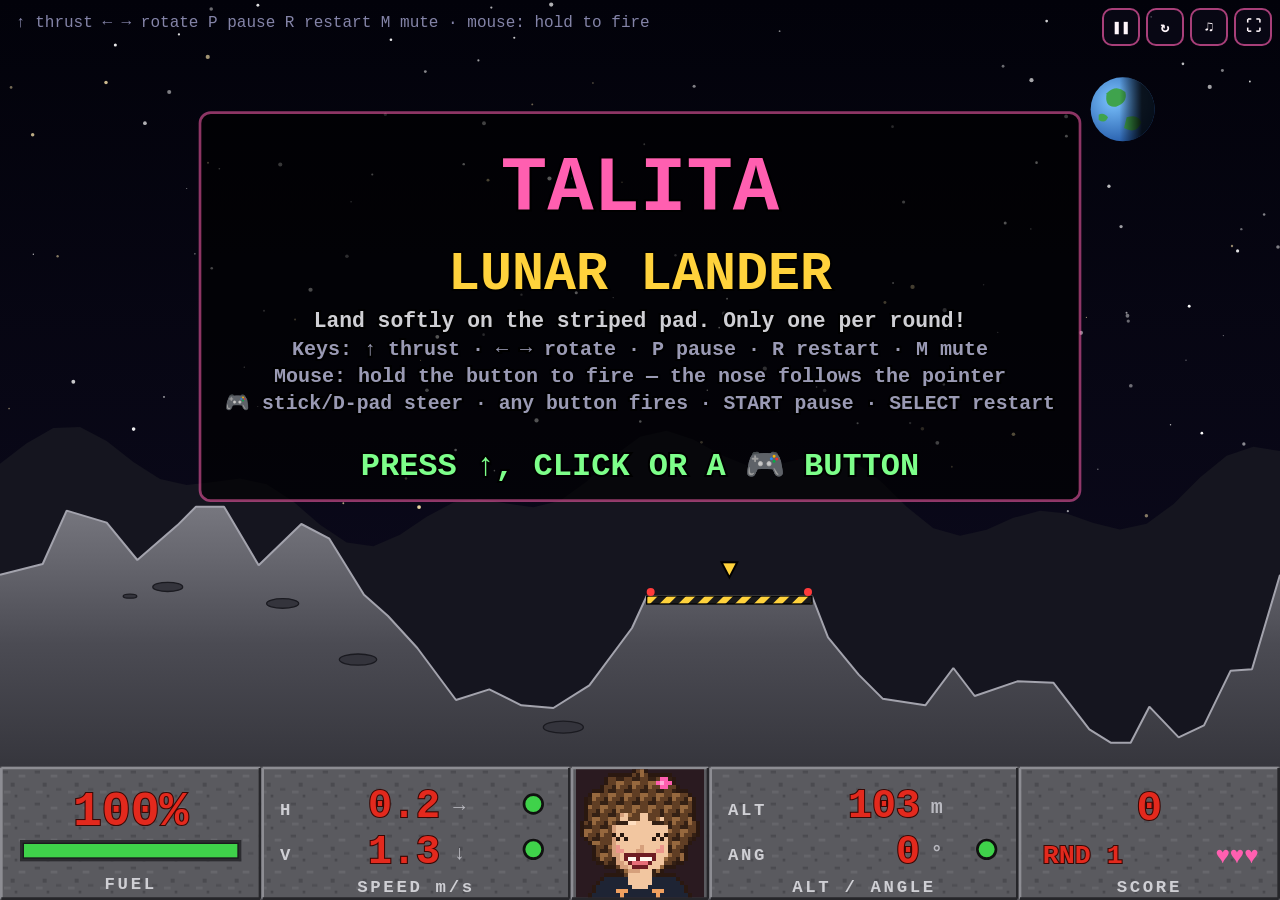
<file: Talita Moon Lander/index.html>
<!DOCTYPE html>
<html lang="en">
<head>
<meta charset="utf-8">
<meta name="viewport" content="width=device-width,initial-scale=1,maximum-scale=1,user-scalable=no,viewport-fit=cover">
<title>Talita Lunar Lander</title>
<meta name="description" content="Retro lunar lander starring Talita. Keyboard, mouse, gamepad or phone tilt.">
<meta name="theme-color" content="#0d0b1f">
<meta name="mobile-web-app-capable" content="yes">
<meta name="apple-mobile-web-app-capable" content="yes">
<meta name="apple-mobile-web-app-title" content="Talita Lander">
<meta name="apple-mobile-web-app-status-bar-style" content="black-translucent">
<link rel="manifest" href="manifest.webmanifest">
<link rel="icon" type="image/png" sizes="192x192" href="icons/icon-192.png">
<link rel="apple-touch-icon" href="icons/apple-touch-icon.png">
<style>
  html, body { margin: 0; height: 100%; background: #000; overflow: hidden; overscroll-behavior: none;
               touch-action: none; -webkit-user-select: none; user-select: none; -webkit-touch-callout: none;
               -webkit-tap-highlight-color: transparent; }
  #stage { position: fixed; inset: 0; box-sizing: border-box;
           padding: env(safe-area-inset-top) env(safe-area-inset-right) env(safe-area-inset-bottom) env(safe-area-inset-left); }
  #game { width: 100%; height: 100%; display: block; cursor: crosshair; }
  .px { image-rendering: crisp-edges; image-rendering: pixelated; }
  .digits { font-family: "Courier New", Courier, monospace; font-weight: 900; fill: #e3291d;
            stroke: #3a0805; stroke-width: 1.6px; paint-order: stroke; }
  .lbl { font-family: "Courier New", Courier, monospace; font-weight: 700; fill: #cfcfd4; font-size: 13px; letter-spacing: 2px; }
  .unit { font-family: "Courier New", Courier, monospace; font-weight: 700; fill: #b9b9c0; font-size: 15px; }
  .msg { font-family: "Courier New", Courier, monospace; font-weight: 900; text-anchor: middle;
         stroke: #000; stroke-width: 3px; paint-order: stroke; }
  .hint { font-family: "Courier New", Courier, monospace; fill: #8484a8; }
  .tw { animation: tw 3.2s infinite ease-in-out; }
  .blink { animation: bl 1s infinite steps(2, start); }
  @keyframes tw { 50% { opacity: .15; } }
  @keyframes bl { 50% { opacity: .2; } }

  /* HTML overlay (buttons sit exactly over the drawn game area) */
  #ui { position: fixed; pointer-events: none; }
  #ui button { pointer-events: auto; font: 700 15px "Courier New", Courier, monospace; color: #fff6fb;
               background: rgba(18, 16, 34, .42); border: 2px solid rgba(255, 95, 176, .65); border-radius: 10px;
               min-width: 38px; height: 38px; padding: 0 8px; cursor: pointer; touch-action: none; }
  #ui button:active, #ui button.on { background: rgba(255, 95, 176, .45); }
  #topBtns { position: absolute; top: 8px; right: 8px; display: flex; gap: 6px; }
  #touch { position: absolute; left: 10px; right: 10px; display: none; }
  body.touch #touch { display: block; }
  body.strip #stage { padding-bottom: calc(env(safe-area-inset-bottom) + 118px); }
  #ui #bTilt { display: none; }
  body.touch #ui #bTilt { display: inline-block; }
  #touch .l, #touch .r { position: absolute; bottom: 0; display: flex; gap: 12px; align-items: flex-end; }
  #touch .l { left: 0; } #touch .r { right: 0; }
  #ui .big { width: clamp(58px, 15vmin, 88px); height: clamp(58px, 15vmin, 88px); border-radius: 50%; font-size: 26px; }
  #ui #bThrust { width: clamp(78px, 22vmin, 124px); height: clamp(78px, 22vmin, 124px); border-radius: 50%;
                 font-size: 34px; border-color: #ff8a1e; background: rgba(90, 30, 10, .45); }
  #ui #bThrust.on { background: rgba(255, 138, 30, .55); }
  #ui #bTilt { font-size: 13px; }
  #ui #bTilt.on { border-color: #3fd24a; background: rgba(63, 210, 74, .3); }
  #toast { position: absolute; left: 50%; top: 54px; transform: translateX(-50%); max-width: 88%;
           font: 700 14px "Courier New", Courier, monospace; color: #fff; text-align: center;
           background: rgba(0, 0, 0, .75); border: 2px solid #ffd23c; border-radius: 10px; padding: 8px 12px;
           opacity: 0; transition: opacity .3s; }
  #toast.show { opacity: 1; }
  [hidden] { display: none !important; }
</style>
</head>
<body>
<div id="stage">
<svg id="game" viewBox="0 0 960 640" preserveAspectRatio="xMidYMid meet" xmlns="http://www.w3.org/2000/svg">
  <defs>
    <linearGradient id="sky" x1="0" y1="0" x2="0" y2="1">
      <stop offset="0" stop-color="#02020a"/><stop offset="1" stop-color="#0d0b1f"/>
    </linearGradient>
    <linearGradient id="rock" x1="0" y1="0" x2="0" y2="1">
      <stop offset="0" stop-color="#77777f"/><stop offset=".35" stop-color="#4b4b53"/><stop offset="1" stop-color="#1f1f25"/>
    </linearGradient>
    <radialGradient id="earthG" cx=".35" cy=".35" r=".8">
      <stop offset="0" stop-color="#7cc4ff"/><stop offset="1" stop-color="#1a4fa0"/>
    </radialGradient>
    <linearGradient id="earthShade" x1="0" y1="0" x2="1" y2="0">
      <stop offset=".45" stop-color="#000" stop-opacity="0"/><stop offset=".8" stop-color="#000" stop-opacity=".85"/>
    </linearGradient>
    <pattern id="stripes" width="10" height="10" patternUnits="userSpaceOnUse" patternTransform="rotate(45)">
      <rect width="10" height="10" fill="#1b1b1b"/><rect width="5" height="10" fill="#ffd23c"/>
    </pattern>
    <pattern id="stone" width="24" height="24" patternUnits="userSpaceOnUse">
      <rect width="24" height="24" fill="#5a5a5f"/>
      <rect x="2" y="3" width="4" height="2" fill="#4b4b50"/><rect x="14" y="6" width="5" height="2" fill="#67676c"/>
      <rect x="8" y="12" width="3" height="3" fill="#4b4b50"/><rect x="18" y="16" width="4" height="2" fill="#4f4f54"/>
      <rect x="3" y="18" width="5" height="2" fill="#65656a"/><rect x="11" y="21" width="2" height="2" fill="#48484d"/>
    </pattern>
  </defs>

  <rect id="skyRect" width="960" height="540" fill="url(#sky)"/>
  <g id="stars"></g>
  <g id="earth" transform="translate(842,82)">
    <circle r="24" fill="url(#earthG)"/>
    <path d="M-12,-12 q7,-7 14,-1 q2,8 -7,11 q-9,1 -7,-10z" fill="#3fa34d"/>
    <path d="M3,6 q9,-3 11,4 q-4,9 -13,4z" fill="#3fa34d"/>
    <path d="M-18,4 q4,-2 7,2 q-2,5 -7,2z" fill="#3fa34d"/>
    <circle r="24" fill="url(#earthShade)"/>
  </g>
  <text id="hint" class="hint" x="12" y="20" font-size="12"></text>

  <g id="world">
    <polygon id="hills" fill="#15151f"/>
    <polygon id="terrain" fill="url(#rock)"/>
    <polyline id="ridge" fill="none" stroke="#a3a3ad" stroke-width="1.5" stroke-linejoin="bevel"/>
    <g id="craters"></g>
    <g id="pad">
      <rect id="padRect" height="6" fill="url(#stripes)" stroke="#000" stroke-width="1"/>
      <circle id="padL" r="3"/><circle id="padR" r="3"/>
      <text id="padArrow" class="msg blink" font-size="16" fill="#ffd23c">&#9660;</text>
    </g>
    <g id="dust"></g>
    <g id="lander">
      <g id="flame">
        <polygon id="flameO" fill="#ff7a1a" opacity=".9"/>
        <polygon id="flameI" fill="#fff3a0"/>
      </g>
      <circle id="rcsL" cx="-13" cy="-12" r="2.6" fill="#fff" opacity=".8"/>
      <circle id="rcsR" cx="13" cy="-12" r="2.6" fill="#fff" opacity=".8"/>
      <g stroke="#b9b9c2" stroke-width="2" stroke-linecap="round">
        <line x1="-8" y1="4" x2="-15" y2="13"/><line x1="8" y1="4" x2="15" y2="13"/>
        <line x1="-18" y1="14" x2="-12" y2="14"/><line x1="12" y1="14" x2="18" y2="14"/>
      </g>
      <polygon points="-4,6 4,6 6,11 -6,11" fill="#4a4a50" stroke="#222" stroke-width="1"/>
      <polygon points="-11,-3 11,-3 9,6 -9,6" fill="#d9a531" stroke="#6e4f10" stroke-width="1"/>
      <line x1="-8" y1="1.5" x2="8" y2="1.5" stroke="#f3cc62" stroke-width="1"/>
      <polygon points="-8,-3 -10,-9 -6,-16 6,-16 10,-9 8,-3" fill="#d9d9df" stroke="#62626a" stroke-width="1"/>
      <rect x="-9" y="-7" width="18" height="2" fill="#ff5fb0"/>
      <polygon points="-4,-14 4,-14 5,-9.5 -5,-9.5" fill="#1d2a48"/>
      <rect x="-3" y="-13" width="2" height="1.5" fill="#ffb0da"/>
      <line x1="5" y1="-16" x2="8" y2="-22" stroke="#9a9aa4" stroke-width="1"/>
      <circle cx="8" cy="-22" r="1.6" fill="#ff5fb0"/>
    </g>
    <g id="debris"></g>
    <circle id="flash" r="0" fill="#fff3b0" opacity="0"/>
  </g>
  <g id="offTop" display="none">
    <polygon id="offTri" fill="#ff5fb0"/>
    <text id="offTxt" class="msg" font-size="13" fill="#ffb0da"></text>
  </g>

  <!-- DOOM-style status bar: five panels, laid out in one row (wide screens) or two rows (phone portrait) -->
  <g id="bar" transform="translate(0,540)">
    <rect id="barBg" width="960" height="100" fill="url(#stone)"/>
    <g id="fillers"></g>
    <g id="pFuel" data-w="196">
      <text id="fuelTxt" class="digits" x="98" y="44" font-size="36" text-anchor="middle">100%</text>
      <rect x="16" y="56" width="164" height="14" fill="#1a1a1c" stroke="#2c2c30" stroke-width="2"/>
      <rect id="fuelBar" x="18" y="58" width="160" height="10" fill="#3fd24a"/>
      <text class="lbl" x="98" y="92" text-anchor="middle">FUEL</text>
    </g>
    <g id="pSpeed" data-w="232">
      <text class="lbl" x="14" y="36">H</text>
      <text id="hTxt" class="digits" x="134" y="38" font-size="30" text-anchor="end">0.0</text>
      <text id="hArr" class="unit" x="144" y="35">&#183;</text>
      <circle id="hLamp" cx="204" cy="28" r="7" stroke="#111" stroke-width="2"/>
      <text class="lbl" x="14" y="70">V</text>
      <text id="vTxt" class="digits" x="134" y="72" font-size="30" text-anchor="end">0.0</text>
      <text id="vArr" class="unit" x="144" y="69">&#183;</text>
      <circle id="vLamp" cx="204" cy="62" r="7" stroke="#111" stroke-width="2"/>
      <text class="lbl" x="116" y="94" text-anchor="middle">SPEED m/s</text>
    </g>
    <g id="pFace" data-w="104">
      <rect x="4" y="2" width="96" height="96" fill="#2a1a20"/>
      <image id="face" class="px" x="4" y="2" width="96" height="96" preserveAspectRatio="none"/>
    </g>
    <g id="pAlt" data-w="232">
      <text class="lbl" x="14" y="36">ALT</text>
      <text id="altTxt" class="digits" x="158" y="38" font-size="30" text-anchor="end">0</text>
      <text class="unit" x="166" y="35">m</text>
      <text class="lbl" x="14" y="70">ANG</text>
      <text id="angTxt" class="digits" x="158" y="72" font-size="30" text-anchor="end">0</text>
      <text class="unit" x="166" y="69">&#176;</text>
      <circle id="aLamp" cx="208" cy="62" r="7" stroke="#111" stroke-width="2"/>
      <text class="lbl" x="116" y="94" text-anchor="middle">ALT / ANGLE</text>
    </g>
    <g id="pScore" data-w="196">
      <text id="scoreTxt" class="digits" x="98" y="40" font-size="32" text-anchor="middle">0</text>
      <text id="rndTxt" class="digits" x="18" y="72" font-size="20">RND 1</text>
      <text id="livesTxt" x="180" y="72" font-size="18" text-anchor="end" fill="#ff5fb0"
            font-family="Courier New, monospace" font-weight="900"></text>
      <text class="lbl" x="98" y="94" text-anchor="middle">SCORE</text>
    </g>
  </g>

  <g id="msg"></g>
</svg>
</div>

<div id="ui">
  <div id="topBtns">
    <button id="bInstall" tabindex="-1" hidden title="Install as an app">&#11015; Install</button>
    <button id="bTilt" tabindex="-1" title="Steer by tilting the phone">TILT OFF</button>
    <button id="bPause" tabindex="-1" title="Pause (P / START)">&#10074;&#10074;</button>
    <button id="bRestart" tabindex="-1" title="Restart (R / SELECT)">&#8635;</button>
    <button id="bMute" tabindex="-1" title="Sound on/off (M)">&#9835;</button>
    <button id="bFull" tabindex="-1" title="Full screen">&#9974;</button>
  </div>
  <div id="touch">
    <div class="l">
      <button id="bL" class="big" tabindex="-1">&#9664;</button>
      <button id="bR" class="big" tabindex="-1">&#9654;</button>
    </div>
    <div class="r">
      <button id="bThrust" tabindex="-1">&#128293;</button>
    </div>
  </div>
  <div id="toast"></div>
</div>

<script>
"use strict";
/* ---------- assets: Talita pixel faces (32x32 PNG, generated by tools/talita_faces.py) ---------- */
const FACES = {"neutral": "[data-uri]", "happy": "[data-uri]", "surprised": "[data-uri]", "angry": "[data-uri]", "hurt": "[data-uri]", "sad": "[data-uri]", "super": "[data-uri]"};

/* ---------- tuning ---------- */
const PX = 4;                      // SVG units per meter
const G = 1.62 * PX;               // Moon gravity (px/s^2)
const THR = 4.6 * PX;              // main engine acceleration (px/s^2)
const ROT = 100;                   // rotation speed (deg/s)
const BURN = 8.5;                  // fuel burn (% per second of thrust)
const SAFE_VY = 3.0, SAFE_VX = 2.0, SAFE_ANG = 8;   // landing limits (m/s, m/s, deg)
const LIVES = 3;
const MOUSE_AIM = true;            // while the mouse button is held, the nose turns toward the pointer
const TILT_SENS = 1.6;             // lander angle per degree of phone tilt
const HULL = [[-15,14],[15,14],[-11,-3],[11,-3],[-10,-9],[10,-9],[-6,-16],[6,-16],[0,11],[-9,6],[9,6]];

const $ = id => document.getElementById(id);
const rand = (a, b) => a + Math.random() * (b - a);
const clamp = (v, a, b) => Math.max(a, Math.min(b, v));
const svg = $('game');

/* ---------- responsive layout ----------
   The world is always 540..1400 units tall and 640..1600 wide, chosen to match the screen shape,
   so there is no letterboxing. Phones in portrait get a two-row status bar. */
let W = 960, H = 540, BH = 100, TOT = 640, twoRow = false, uiS = 1, layoutKey = '';
function computeLayout() {
  const portraitPhone = innerWidth < innerHeight && innerWidth < 700;
  document.body.classList.toggle('strip', portraitPhone && isTouch);     // controls get their own strip
  const r = svg.getBoundingClientRect();
  const vw = r.width || innerWidth, vh = r.height || innerHeight, a = vw / vh;
  twoRow = a < 1 && vw < 700;
  if (twoRow) {
    W = 640; BH = Math.round(100 * W / 496 + 100 * W / 464);
    TOT = clamp(Math.round(W / a), 900, 1450); uiS = 1.15;
  } else {
    BH = 100; uiS = 1;
    const base = vh < 500 ? 560 : 640;
    if (a >= 960 / base) { TOT = base; W = clamp(Math.round(base * a), 960, 1600); }
    else { W = 960; TOT = clamp(Math.round(960 / a), base, 1400); }
  }
  H = TOT - BH;
}
function bevel(w, h) {
  return `<line x1="1" y1="1" x2="${w - 1}" y2="1" stroke="#8d8d93" stroke-width="2"/>` +
         `<line x1="1" y1="1" x2="1" y2="${h - 1}" stroke="#8d8d93" stroke-width="2"/>` +
         `<line x1="1" y1="${h - 1}" x2="${w - 1}" y2="${h - 1}" stroke="#26262a" stroke-width="2"/>` +
         `<line x1="${w - 1}" y1="1" x2="${w - 1}" y2="${h - 1}" stroke="#26262a" stroke-width="2"/>`;
}
function layoutBar() {
  $('bar').setAttribute('transform', `translate(0,${H})`);
  $('barBg').setAttribute('width', W); $('barBg').setAttribute('height', BH);
  const place = (id, x, y, s) => $(id).setAttribute('transform', `translate(${x.toFixed(1)},${y.toFixed(1)}) scale(${s.toFixed(4)})`);
  let fill = '';
  if (!twoRow) {
    const ox = Math.round((W - 960) / 2);
    let x = ox;
    for (const id of ['pFuel', 'pSpeed', 'pFace', 'pAlt', 'pScore']) { place(id, x, 0, 1); x += +$(id).dataset.w; }
    if (ox > 0) {
      fill += `<g>${bevel(ox, 100)}</g><g transform="translate(${ox + 960},0)">${bevel(W - ox - 960, 100)}</g>`;
    }
  } else {
    const s1 = W / 496, s2 = W / 464;
    place('pFuel', 0, 0, s1); place('pFace', 196 * s1, 0, s1); place('pScore', 300 * s1, 0, s1);
    place('pSpeed', 0, 100 * s1, s2); place('pAlt', 232 * s2, 100 * s1, s2);
  }
  $('fillers').innerHTML = fill;
}
function applyLayout(initial) {
  computeLayout();
  const key = [W, H, BH, twoRow, isTouch].join();
  if (key !== layoutKey) {
    layoutKey = key;
    svg.setAttribute('viewBox', `0 0 ${W} ${TOT}`);
    $('skyRect').setAttribute('width', W); $('skyRect').setAttribute('height', H);
    $('earth').setAttribute('transform', `translate(${W - 118},${isTouch ? 150 : 82})`);
    $('hint').style.display = twoRow ? 'none' : '';
    $('hint').setAttribute('font-size', (12 * uiS).toFixed(1));
    layoutBar(); buildStars(); updateHint();
    if (!initial) onWorldResized();
  }
  positionUI();
}
function positionUI() {
  const r = svg.getBoundingClientRect();
  const s = Math.min(r.width / W, r.height / TOT);
  const gw = W * s, gh = TOT * s, gx = r.left + (r.width - gw) / 2, gy = r.top + (r.height - gh) / 2;
  const ui = $('ui').style;
  ui.left = gx + 'px'; ui.top = gy + 'px'; ui.width = gw + 'px'; ui.height = gh + 'px';
  const t = $('touch').style;
  if (document.body.classList.contains('strip')) { t.top = (gh + 108) + 'px'; t.transform = 'none'; }
  else { t.top = (H * s - 12) + 'px'; t.transform = 'translateY(-100%)'; }
}
function onWorldResized() {
  debris = []; dust = [];
  switch (S.mode) {
    case 'title': newTerrain(); spawn(); showTitle(); break;
    case 'over': newTerrain(); banner(S.cur); break;
    case 'landed': S.paused = false; S.round++; startRound(false); break;
    default: S.paused = false; startRound(false);        // same round, fresh terrain; no life lost
  }
}
let resizeT = 0;
addEventListener('resize', () => { clearTimeout(resizeT); resizeT = setTimeout(() => applyLayout(false), 120); });
addEventListener('orientationchange', () => setTimeout(() => applyLayout(false), 250));

/* ---------- state ---------- */
const S = { mode: 'title', paused: false, round: 1, score: 0, lives: LIVES, timer: 0, t: 0, overT: 0,
            perfect: false, crashT: 0, best: 0, cur: null, beforePause: null, restartArm: 0 };
const L = { x: 480, y: 60, vx: 0, vy: 0, ang: 0, fuel: 100, thr: false, rot: 0, alive: true };
const T = { pts: [], padX1: 0, padX2: 0, padY: 0, padW: 0 };
let debris = [], dust = [], shake = 0, flash = 0, flashX = 0, flashY = 0, rcsCD = 0, beepCD = 0;
const keys = {};
try { S.best = +localStorage.getItem('talitaLanderBest') || 0; } catch (e) {}

/* ---------- audio (Web Audio, generated) ---------- */
let AC = null, master = null, thrGain = null, thrFilter = null, noiseBuf = null, muted = false;
function initAudio() {
  if (AC) { if (AC.state === 'suspended') AC.resume(); return; }
  try { AC = new (window.AudioContext || window.webkitAudioContext)(); } catch (e) { return; }
  master = AC.createGain(); master.gain.value = muted ? 0 : 0.6; master.connect(AC.destination);
  noiseBuf = AC.createBuffer(1, AC.sampleRate * 2, AC.sampleRate);
  const d = noiseBuf.getChannelData(0);
  for (let i = 0; i < d.length; i++) d[i] = Math.random() * 2 - 1;
  const src = AC.createBufferSource(); src.buffer = noiseBuf; src.loop = true;
  thrFilter = AC.createBiquadFilter(); thrFilter.type = 'lowpass'; thrFilter.frequency.value = 400;
  thrGain = AC.createGain(); thrGain.gain.value = 0;
  src.connect(thrFilter).connect(thrGain).connect(master); src.start();
}
function setThrustSound(on) {
  if (!AC) return;
  const t = AC.currentTime;
  thrGain.gain.setTargetAtTime(on ? 0.4 : 0, t, 0.04);
  thrFilter.frequency.setTargetAtTime(on ? 420 + Math.random() * 260 : 300, t, 0.05);
}
function tone(freq, dur, type = 'square', vol = 0.12, when = 0, slideTo = 0) {
  if (!AC) return;
  const t = AC.currentTime + when, o = AC.createOscillator(), g = AC.createGain();
  o.type = type; o.frequency.setValueAtTime(freq, t);
  if (slideTo) o.frequency.exponentialRampToValueAtTime(slideTo, t + dur);
  g.gain.setValueAtTime(0.0001, t);
  g.gain.exponentialRampToValueAtTime(vol, t + 0.01);
  g.gain.exponentialRampToValueAtTime(0.0001, t + dur);
  o.connect(g).connect(master); o.start(t); o.stop(t + dur + 0.05);
}
function noise(dur, vol, f0, f1, type = 'lowpass') {
  if (!AC) return;
  const t = AC.currentTime, s = AC.createBufferSource(), f = AC.createBiquadFilter(), g = AC.createGain();
  s.buffer = noiseBuf; f.type = type;
  f.frequency.setValueAtTime(f0, t); f.frequency.exponentialRampToValueAtTime(f1, t + dur);
  g.gain.setValueAtTime(vol, t); g.gain.exponentialRampToValueAtTime(0.0001, t + dur);
  s.connect(f).connect(g).connect(master); s.start(t, Math.random()); s.stop(t + dur + 0.05);
}
const sfx = {
  start()  { tone(440, 0.1); tone(660, 0.12, 'square', 0.12, 0.12); tone(880, 0.16, 'square', 0.12, 0.24); },
  beep()   { tone(1046, 0.07, 'sine', 0.14); },
  rcs()    { noise(0.06, 0.12, 5000, 2500, 'highpass'); },
  pause()  { tone(330, 0.08, 'triangle', 0.15); },
  land(p)  { [523, 659, 784, 1047].forEach((f, i) => tone(f, 0.2, 'square', 0.11, i * 0.12));
             if (p) [1319, 1568, 2093].forEach((f, i) => tone(f, 0.25, 'triangle', 0.1, 0.55 + i * 0.1)); },
  crash()  { noise(1.6, 0.9, 3500, 60); tone(150, 1.1, 'sawtooth', 0.28, 0, 28); tone(70, 1.4, 'sine', 0.35, 0.05, 25); },
  over()   { [392, 330, 262, 196].forEach((f, i) => tone(f, 0.35, 'triangle', 0.14, i * 0.3)); }
};
function toggleMute() {
  muted = !muted;
  if (master) master.gain.value = muted ? 0 : 0.6;
  $('bMute').innerHTML = muted ? '&#128263;' : '&#9835;';
  toast(muted ? 'Sound off' : 'Sound on');
}
function buzz(pattern, strong) {
  try { if (navigator.vibrate) navigator.vibrate(pattern); } catch (e) {}
  const gp = pad.gp;
  if (gp && gp.vibrationActuator && gp.vibrationActuator.playEffect) {
    gp.vibrationActuator.playEffect('dual-rumble', { duration: strong ? 700 : 120,
      strongMagnitude: strong ? 1 : 0.2, weakMagnitude: strong ? 0.7 : 0.4 }).catch(() => {});
  }
}

/* ---------- terrain ---------- */
function groundY(x) {
  x = ((x % W) + W) % W;
  const p = T.pts;
  for (let i = 1; i < p.length; i++) {
    if (x <= p[i][0]) {
      const a = p[i - 1], b = p[i], k = (x - a[0]) / ((b[0] - a[0]) || 1);
      return a[1] + (b[1] - a[1]) * k;
    }
  }
  return p[p.length - 1][1];
}
function newTerrain() {
  const padW = Math.max(44, 124 - (S.round - 1) * 10);          // a bit narrower every round
  const padX1 = Math.round(rand(70, W - 70 - padW)), padX2 = padX1 + padW;
  const padY = Math.round(rand(H - 135, H - 55));
  const lo = H - 195, hi = H - 18;
  let y = rand(H - 150, H - 40);
  const h = x => {
    y = clamp(y + rand(-44, 44), lo, hi);                         // rocky random walk
    const d = x < padX1 ? padX1 - x : x - padX2;
    const k = clamp(d / 80, 0, 1);                               // blend toward pad level nearby
    return Math.round((1 - k) * (padY + rand(2, 24)) + k * y);
  };
  const pts = [];
  let x = 0;
  while (x < padX1 - 10) { pts.push([Math.round(x), h(x)]); x += rand(14, 32); }
  pts.push([padX1, padY], [padX2, padY]);
  x = padX2 + rand(10, 24);
  while (x < W - 8) { pts.push([Math.round(x), h(x)]); x += rand(14, 32); }
  pts.push([W, pts[0][1]]);                                       // seamless wrap
  Object.assign(T, { pts, padX1, padX2, padY, padW });
  drawTerrain();
}
function drawTerrain() {
  const line = T.pts.map(p => p[0] + ',' + p[1]).join(' ');
  $('terrain').setAttribute('points', line + ` ${W},${TOT} 0,${TOT}`);
  $('ridge').setAttribute('points', line);
  const ph1 = rand(0, 6), ph2 = rand(0, 6);
  let hills = '';
  for (let x = 0; x <= W; x += 20)
    hills += `${x},${(H - 210 + Math.sin(x * 0.013 + ph1) * 32 + Math.sin(x * 0.043 + ph2) * 14).toFixed(1)} `;
  $('hills').setAttribute('points', hills + `${W},${H} 0,${H}`);
  let cr = '';
  for (let i = 0; i < Math.round(W / 70); i++) {
    const cx = rand(20, W - 20), rx = rand(5, 16);
    if (cx > T.padX1 - 25 && cx < T.padX2 + 25) continue;
    const cy = Math.max(groundY(cx - rx), groundY(cx), groundY(cx + rx)) + rand(12, 50);
    if (cy > H - 8) continue;
    cr += `<ellipse cx="${cx.toFixed(1)}" cy="${cy.toFixed(1)}" rx="${rx.toFixed(1)}" ry="${(rx * .3).toFixed(1)}" fill="#34343c" stroke="#1a1a20" stroke-width="1"/>`;
  }
  $('craters').innerHTML = cr;
  const pr = $('padRect');
  pr.setAttribute('x', T.padX1); pr.setAttribute('y', T.padY); pr.setAttribute('width', T.padW);
  $('padL').setAttribute('cx', T.padX1 + 3); $('padL').setAttribute('cy', T.padY - 3);
  $('padR').setAttribute('cx', T.padX2 - 3); $('padR').setAttribute('cy', T.padY - 3);
  $('padArrow').setAttribute('x', (T.padX1 + T.padX2) / 2); $('padArrow').setAttribute('y', T.padY - 16);
}
function buildStars() {
  let s = '';
  const n = Math.round(W * H / 3300);
  for (let i = 0; i < n; i++) {
    const r = rand(0.4, 1.6), tw = Math.random() < 0.35;
    s += `<circle cx="${rand(0, W).toFixed(1)}" cy="${rand(0, H - 100).toFixed(1)}" r="${r.toFixed(2)}" fill="${Math.random() < 0.15 ? '#ffe9b0' : '#fff'}"` +
         (tw ? ` class="tw" style="animation-delay:${rand(0, 3).toFixed(2)}s"` : '') + ` opacity="${rand(0.4, 1).toFixed(2)}"/>`;
  }
  $('stars').innerHTML = s;
}
function buildPanelBevels() {
  for (const id of ['pFuel', 'pSpeed', 'pFace', 'pAlt', 'pScore']) {
    const g = $(id);
    g.insertAdjacentHTML('afterbegin', bevel(+g.dataset.w, 100));
  }
}

/* ---------- lander ---------- */
function toWorld(p) {
  const r = L.ang * Math.PI / 180, c = Math.cos(r), s = Math.sin(r);
  return [L.x + p[0] * c - p[1] * s, L.y + p[0] * s + p[1] * c];
}
function altitude() { return Math.max(0, (groundY(L.x) - (L.y + 14)) / PX); }
function spawn() {
  const cx = (T.padX1 + T.padX2) / 2, gap = Math.min(160, W * 0.22);
  let x = rand(90, W - 90), tries = 0;
  while (Math.abs(x - cx) < gap && tries++ < 40) x = rand(90, W - 90);
  Object.assign(L, { x, y: Math.max(60, H - 480), vx: rand(-3, 3) * PX, vy: rand(0, 1.5) * PX, ang: 0, fuel: 100,
                     thr: false, rot: 0, alive: true });
}

/* ---------- game flow ---------- */
function newGame() {
  Object.assign(S, { round: 1, score: 0, lives: LIVES, paused: false, beforePause: null });
  debris = []; dust = [];
  startRound(false);
}
function startRound(sameTerrain) {
  if (!sameTerrain) newTerrain();
  spawn();
  S.mode = 'ready'; S.timer = 1.8;
  banner([
    { t: `ROUND ${S.round}`, s: 40, c: '#ffd23c' },
    { t: `Landing pad: ${(T.padW / PX).toFixed(1)} m wide`, s: 18, c: '#ffb0da' },
    { t: `Safe: V ≤ ${SAFE_VY} m/s · H ≤ ${SAFE_VX} m/s · tilt ≤ ${SAFE_ANG}°`, s: 16, c: '#cfcfd4' }
  ]);
  sfx.start();
}
function checkContact() {
  let hit = false, bodyHit = false;
  HULL.forEach((p, i) => {
    const w = toWorld(p);
    if (w[1] >= groundY(w[0])) { hit = true; if (i >= 2) bodyHit = true; }
  });
  if (!hit) return;
  const f1 = toWorld(HULL[0]), f2 = toWorld(HULL[1]);
  const onPad = [f1, f2].every(f => {
    const fx = ((f[0] % W) + W) % W;
    return fx >= T.padX1 - 1 && fx <= T.padX2 + 1;
  });
  const vy = L.vy / PX, vx = Math.abs(L.vx / PX), a = Math.abs(L.ang);
  let reason = null;
  if (!onPad) reason = 'MISSED THE PAD — HIT THE ROCKS';
  else if (bodyHit || a > SAFE_ANG) reason = 'NOT UPRIGHT ENOUGH';
  else if (vy > SAFE_VY) reason = 'TOO FAST GOING DOWN';
  else if (vx > SAFE_VX) reason = 'SLIDING SIDEWAYS TOO FAST';
  if (reason) crash(reason, vx, vy, a); else land(vy);
}
function land(vy) {
  S.mode = 'landed'; L.thr = false;
  L.y = T.padY - 14; L.vx = 0; L.vy = 0; L.ang = 0;
  const cx = (T.padX1 + T.padX2) / 2, d = Math.min(1, Math.abs(L.x - cx) / (T.padW / 2));
  const base = 100 * S.round, fuelB = Math.round(L.fuel * 3);
  const acc = Math.round(100 * (1 - d)), soft = Math.round(100 * (1 - Math.max(0, vy) / SAFE_VY));
  const total = base + fuelB + acc + soft;
  S.score += total; S.perfect = acc >= 70 && soft >= 50;
  saveBest();
  S.timer = 3.8;
  banner([
    { t: S.perfect ? 'PERFECT LANDING!' : 'TALITA HAS LANDED!', s: 38, c: S.perfect ? '#ffd23c' : '#7dff8a' },
    { t: `Round +${base} · Fuel +${fuelB} · Aim +${acc} · Soft +${soft}`, s: 17, c: '#cfcfd4' },
    { t: `+${total} POINTS`, s: 26, c: '#ffb0da' },
    { t: 'Next round: new pad, a bit narrower…', s: 15, c: '#9a9ab4' }
  ]);
  sfx.land(S.perfect); buzz(40, false);
}
function crash(reason, vx, vy, a) {
  S.mode = 'crashed'; S.lives--; L.alive = false; L.thr = false;
  explode(L.x, L.y);
  S.timer = 3.4; S.crashT = S.t;
  banner([
    { t: 'BOOM! CRASHED', s: 40, c: '#ff3b2f' },
    { t: reason, s: 20, c: '#ffd23c' },
    { t: `V ${vy.toFixed(1)} m/s · H ${vx.toFixed(1)} m/s · tilt ${Math.round(a)}°`, s: 16, c: '#cfcfd4' },
    { t: S.lives > 0 ? `${S.lives} ${S.lives === 1 ? 'life' : 'lives'} left — try again…` : 'No lives left…', s: 16, c: '#ffb0da' }
  ]);
  sfx.crash(); buzz([120, 60, 260], true);
}
function gameOver() {
  S.mode = 'over'; S.overT = S.t; saveBest();
  banner([
    { t: 'GAME OVER', s: 46, c: '#ff3b2f' },
    { t: `Score ${S.score} · reached round ${S.round}`, s: 20, c: '#ffd23c' },
    { t: `Best ${S.best}`, s: 16, c: '#cfcfd4' },
    { t: isTouch ? 'Tap to play again' : 'Press R, click or 🎮 START to play again', s: 20, c: '#ffb0da', blink: true }
  ]);
  sfx.over();
}
function saveBest() {
  if (S.score > S.best) { S.best = S.score; try { localStorage.setItem('talitaLanderBest', S.best); } catch (e) {} }
}
function showTitle() {
  S.mode = 'title';
  const lines = [
    { t: 'TALITA', s: 58, c: '#ff5fb0' },
    { t: 'LUNAR LANDER', s: 40, c: '#ffd23c' },
    { t: 'Land softly on the striped pad. Only one per round!', s: 16, c: '#cfcfd4' }
  ];
  if (isTouch) {
    lines.push({ t: 'Tilt the phone to steer (or use ◀ ▶)', s: 16, c: '#9a9ab4' },
               { t: 'Hold the screen or 🔥 to fire the engine', s: 16, c: '#9a9ab4' });
  } else {
    lines.push({ t: 'Keys: ↑ thrust · ← → rotate · P pause · R restart · M mute', s: 15, c: '#9a9ab4' },
               { t: 'Mouse: hold the button to fire — the nose follows the pointer', s: 15, c: '#9a9ab4' },
               { t: '🎮 stick/D-pad steer · any button fires · START pause · SELECT restart', s: 15, c: '#9a9ab4' });
  }
  lines.push({ t: S.best ? `Best score: ${S.best}` : ' ', s: 15, c: '#9a9ab4' },
             { t: isTouch ? 'TAP TO LAUNCH' : 'PRESS ↑, CLICK OR A 🎮 BUTTON', s: 24, c: '#7dff8a', blink: true });
  banner(lines);
}
function togglePause() {
  if (S.mode === 'title' || S.mode === 'over') return;
  S.paused = !S.paused;
  if (S.paused) {
    S.beforePause = S.cur;
    banner([{ t: 'PAUSED', s: 46, c: '#ffd23c' },
            { t: isTouch ? 'Tap ❚❚ to continue' : 'Press P, ❚❚ or START to continue', s: 18, c: '#cfcfd4', blink: true }]);
  } else {
    if (S.mode === 'fly') hideBanner(); else banner(S.beforePause);
  }
  $('bPause').classList.toggle('on', S.paused);
  sfx.pause();
}
function askRestart() {                       // on-screen button: tap twice so kids don't reset by accident
  if (S.mode === 'title' || S.mode === 'over' || S.t - S.restartArm < 2.5) { S.restartArm = 0; newGame(); toast(''); }
  else { S.restartArm = S.t; toast('Tap ↻ again to restart the game'); }
}

/* ---------- messages ---------- */
function esc(s) { return String(s).replace(/&/g, '&amp;').replace(/</g, '&lt;'); }
function banner(lines) {
  if (!lines) { hideBanner(); return; }
  S.cur = lines;
  const s = uiS, bw = Math.min(W - 30, 660 * s), x0 = (W - bw) / 2;
  const sizes = lines.map(l => Math.min(l.s * s, (bw - 28) / (Math.max(1, [...l.t].length) * 0.62)));
  const hTot = sizes.reduce((a, z) => a + z * 1.35, 0) + 24;
  const top = Math.max(isTouch ? 72 : 30, H * 0.4 - hTot / 2);
  let out = `<rect x="${x0}" y="${top}" width="${bw}" height="${hTot.toFixed(0)}" rx="8" fill="#000" fill-opacity=".66" stroke="#ff5fb0" stroke-opacity=".55" stroke-width="2"/>`;
  let cy = top + 12;
  lines.forEach((l, i) => {
    const z = sizes[i];
    cy += z * 1.05;
    out += `<text class="msg${l.blink ? ' blink' : ''}" x="${W / 2}" y="${cy.toFixed(1)}" font-size="${z.toFixed(1)}" fill="${l.c || '#fff'}">${esc(l.t)}</text>`;
    cy += z * 0.3;
  });
  $('msg').innerHTML = out;
}
function hideBanner() { $('msg').innerHTML = ''; S.cur = null; }
let toastT = 0;
function toast(text, ms = 2600) {
  const el = $('toast');
  clearTimeout(toastT);
  if (!text) { el.classList.remove('show'); return; }
  el.textContent = text; el.classList.add('show');
  toastT = setTimeout(() => el.classList.remove('show'), ms);
}
function updateHint() {
  let t;
  if (isTouch) t = (tilt.on ? 'Tilt to steer' : '◀ ▶ steer') + ' · hold screen or 🔥 to thrust';
  else t = '↑ thrust  ← → rotate  P pause  R restart  M mute  ·  mouse: hold to fire';
  if (pad.id) t += '  ·  🎮 ready';
  $('hint').textContent = t;
}

/* ---------- particles ---------- */
function explode(x, y) {
  const cols = ['#ffd23c', '#ff8a1e', '#ff4a2a', '#d9d9df', '#d9a531', '#ff5fb0', '#fff3a0'];
  for (let i = 0; i < 80; i++) {
    const a = rand(-Math.PI, 0.15), sp = rand(40, 230);
    debris.push({ x, y, vx: Math.cos(a) * sp, vy: Math.sin(a) * sp, life: rand(1.5, 3.2),
                  s: rand(2, 5), c: cols[i % cols.length] });
  }
  for (let i = 0; i < 14; i++)
    debris.push({ smoke: true, x: x + rand(-10, 10), y: y + rand(-6, 6), vx: rand(-14, 14), vy: rand(-26, -8),
                  r: rand(4, 9), life: rand(1.6, 2.8) });
  shake = 0.6; flash = 1; flashX = x; flashY = y;
}
function updateParticles(dt) {
  for (const p of debris) {
    p.life -= dt;
    if (p.smoke) { p.x += p.vx * dt; p.y += p.vy * dt; p.r += dt * 12; continue; }
    p.vy += G * 2.5 * dt; p.x += p.vx * dt; p.y += p.vy * dt;
    const gy = groundY(p.x);
    if (p.y > gy) { p.y = gy; p.vy *= -0.35; p.vx *= 0.6; }
  }
  debris = debris.filter(p => p.life > 0);
  for (const p of dust) { p.life -= dt; p.x += p.vx * dt; p.y += p.vy * dt; p.vy += G * dt; p.r += dt * 6; }
  dust = dust.filter(p => p.life > 0);
}

/* =====================================================================
   INPUT: keyboard + mouse + touch buttons + phone tilt + USB gamepad.
   Each source feeds one of: rotation rate (-1..1), target angle, thrust.
   ===================================================================== */
let isTouch = matchMedia('(pointer: coarse)').matches;
const mouse = { down: false, x: 0, y: 0 };
const touchHold = new Set();                 // fingers held on the playfield = thrust
const tb = { L: false, R: false, thr: false };

/* --- phone tilt: gravity vector projected on the screen, relative to how the phone was held at launch --- */
const tilt = { on: false, has: false, listening: false, asked: false, ax: 0, ay: 0, zero: 0, last: 0 };
function onMotion(e) {
  const g = e.accelerationIncludingGravity;
  if (!g || g.x == null || g.y == null) return;
  if (!tilt.has) { tilt.ax = g.x; tilt.ay = g.y; }
  tilt.has = true; tilt.last = performance.now();
  tilt.ax += (g.x - tilt.ax) * 0.3; tilt.ay += (g.y - tilt.ay) * 0.3;     // low-pass filter
}
const tiltRaw = () => Math.atan2(tilt.ax, tilt.ay) * 180 / Math.PI;
function tiltUsable() {
  return tilt.on && tilt.has && performance.now() - tilt.last < 600 && Math.hypot(tilt.ax, tilt.ay) > 2.5;
}
function calibrateTilt() { if (tilt.has) tilt.zero = tiltRaw(); }
function tiltTarget() {
  let d = tiltRaw() - tilt.zero;
  d = ((d + 540) % 360) - 180;
  let t = -d * TILT_SENS;
  if (Math.abs(t) < 3) t = 0;                  // small dead zone makes "upright" easy to hold
  return clamp(t, -90, 90);
}
function enableTilt() {                        // must run inside a tap (iOS permission prompt)
  const start = () => {
    if (!tilt.listening) { addEventListener('devicemotion', onMotion); tilt.listening = true; }
    tilt.on = true; updateTiltBtn();
    setTimeout(() => {
      if (!tilt.has) {
        tilt.on = false; updateTiltBtn();
        toast(window.isSecureContext ? 'No motion sensor found — use ◀ ▶' : 'Tilt needs HTTPS — use ◀ ▶ for now', 3500);
      } else { calibrateTilt(); toast('Tilt ON — hold the phone how you like, then tilt to steer'); }
    }, 700);
  };
  try {
    if (typeof DeviceMotionEvent !== 'undefined' && typeof DeviceMotionEvent.requestPermission === 'function') {
      DeviceMotionEvent.requestPermission().then(r => {
        if (r === 'granted') start(); else toast('Motion access was not allowed — use ◀ ▶', 3500);
      }).catch(() => toast('Tilt not available — use ◀ ▶', 3500));
    } else start();
  } catch (e) { toast('Tilt not available — use ◀ ▶'); }
}
function toggleTilt() {
  if (tilt.on) { tilt.on = false; updateTiltBtn(); toast('Tilt OFF — use ◀ ▶'); }
  else enableTilt();
}
function updateTiltBtn() {
  const b = $('bTilt');
  b.textContent = tilt.on ? 'TILT ON' : 'TILT OFF';
  b.classList.toggle('on', tilt.on);
  updateHint();
}

/* --- USB gamepad (PS3-style clones included) --- */
const pad = { gp: null, id: '', prev: [], rot: 0, thr: false };
addEventListener('gamepadconnected', e => { toast('🎮 ' + (e.gamepad.id.split('(')[0].trim() || 'Gamepad') + ' connected'); });
addEventListener('gamepaddisconnected', () => { toast('🎮 Gamepad disconnected'); });
function pollPad() {
  let gp = null;
  const list = navigator.getGamepads ? navigator.getGamepads() : [];
  for (const p of list) if (p && p.connected) { gp = p; break; }
  pad.gp = gp;
  if (!gp) { if (pad.id) { pad.id = ''; updateHint(); } pad.rot = 0; pad.thr = false; return; }
  if (pad.id !== gp.id) { pad.id = gp.id; pad.prev = []; updateHint(); }
  const btn = i => !!gp.buttons[i] && (gp.buttons[i].pressed || gp.buttons[i].value > 0.5);
  const ax = i => gp.axes[i] || 0;
  let up = false, left = false, right = false;
  if (gp.mapping === 'standard') { up = btn(12); left = btn(14); right = btn(15); }
  else {
    if (gp.axes.length > 9 && Math.abs(ax(9)) <= 1.05) {            // Windows-style hat switch on axis 9
      const d = Math.round((ax(9) + 1) / (2 / 7));                    // 0=up … 7=up-left
      up = d === 0 || d === 1 || d === 7; right = d >= 1 && d <= 3; left = d >= 5 && d <= 7;
    } else if (gp.axes.length >= 6 && gp.axes.length <= 8) {         // Linux-style hat as the last two axes
      const hx = ax(gp.axes.length - 2), hy = ax(gp.axes.length - 1);
      if (Math.abs(hx) > 0.9) { left = hx < 0; right = hx > 0; }
      if (hy < -0.9) up = true;
    }
  }
  let rot = 0;
  const sx = ax(0);
  if (Math.abs(sx) > 0.18) rot = (sx - Math.sign(sx) * 0.18) / 0.82;  // analog stick with dead zone
  if (left) rot = -1; if (right) rot = 1;
  pad.rot = clamp(rot, -1, 1);
  let fire = up || ax(1) < -0.55;                                     // stick up or D-pad up
  for (let i = 0; i <= 7; i++) if (btn(i)) fire = true;               // any face / shoulder / trigger button
  pad.thr = fire;
  // edge-triggered menu buttons
  const pressed = i => btn(i) && !pad.prev[i];
  if (pressed(9)) { initAudio(); if (S.mode === 'title' || S.mode === 'over') newGame(); else togglePause(); }
  if (pressed(8)) newGame();
  if (S.mode === 'title' || (S.mode === 'over' && S.t - S.overT > 1)) {
    for (let i = 0; i <= 7; i++) if (pressed(i)) { initAudio(); newGame(); break; }
  }
  pad.prev = gp.buttons.map((b, i) => btn(i));
}

/* --- keyboard --- */
addEventListener('keydown', e => {
  const k = e.key;
  if (['ArrowUp', 'ArrowDown', 'ArrowLeft', 'ArrowRight', ' '].includes(k)) e.preventDefault();
  initAudio();
  if (!e.repeat) {
    if (k === 'p' || k === 'P') { togglePause(); return; }
    if (k === 'r' || k === 'R') { newGame(); return; }
    if (k === 'm' || k === 'M') { toggleMute(); return; }
    if ((S.mode === 'title' || S.mode === 'over') && (k === 'ArrowUp' || k === ' ' || k === 'Enter')) {
      if (S.mode === 'title' || S.t - S.overT > 1) { newGame(); return; }
    }
  }
  keys[k] = true;
});
addEventListener('keyup', e => { keys[e.key] = false; });

/* --- mouse & touch on the playfield --- */
function markTouch() {
  if (isTouch) return;
  isTouch = true; document.body.classList.add('touch'); updateHint();
  applyLayout(false);
  if (S.mode === 'title') showTitle();
}
function toSvg(e) {
  const m = svg.getScreenCTM();
  if (!m) return;
  const p = new DOMPoint(e.clientX, e.clientY).matrixTransform(m.inverse());
  mouse.x = p.x; mouse.y = p.y;
}
svg.addEventListener('pointerdown', e => {
  e.preventDefault();
  initAudio();
  if (e.pointerType === 'touch') markTouch();
  if (S.mode === 'title' || S.mode === 'over') {
    if (S.mode === 'over' && S.t - S.overT < 1) return;
    if (e.pointerType === 'touch' && !tilt.asked) { tilt.asked = true; enableTilt(); }
    newGame(); return;
  }
  if (e.pointerType === 'mouse') {
    if (e.button !== 0) return;
    mouse.down = true; toSvg(e);
    try { svg.setPointerCapture(e.pointerId); } catch (err) {}
  } else touchHold.add(e.pointerId);
});
svg.addEventListener('pointermove', e => { if (e.pointerType === 'mouse') toSvg(e); });
const release = e => { if (e.pointerType === 'mouse') mouse.down = false; else touchHold.delete(e.pointerId); };
svg.addEventListener('pointerup', release);
svg.addEventListener('pointercancel', release);
svg.addEventListener('contextmenu', e => e.preventDefault());

/* --- on-screen buttons --- */
function holdBtn(id, key) {
  const b = $(id);
  const on = e => { e.preventDefault(); initAudio(); markTouch(); tb[key] = true; b.classList.add('on');
                    try { b.setPointerCapture(e.pointerId); } catch (err) {} };
  const off = () => { tb[key] = false; b.classList.remove('on'); };
  b.addEventListener('pointerdown', on);
  b.addEventListener('pointerup', off); b.addEventListener('pointercancel', off); b.addEventListener('lostpointercapture', off);
  b.addEventListener('contextmenu', e => e.preventDefault());
}
holdBtn('bL', 'L'); holdBtn('bR', 'R'); holdBtn('bThrust', 'thr');
function tapBtn(id, fn) {
  const b = $(id);
  b.addEventListener('pointerdown', e => { e.preventDefault(); initAudio(); });
  b.addEventListener('click', e => { e.preventDefault(); fn(); b.blur(); });
}
tapBtn('bTilt', () => { tilt.asked = true; toggleTilt(); });
tapBtn('bPause', () => { if (S.mode === 'title' || S.mode === 'over') newGame(); else togglePause(); });
tapBtn('bRestart', askRestart);
tapBtn('bMute', toggleMute);
tapBtn('bFull', toggleFull);

/* --- full screen + landscape lock (Android), install prompt --- */
const standalone = matchMedia('(display-mode: fullscreen), (display-mode: standalone)').matches || navigator.standalone;
const canFull = !!(document.documentElement.requestFullscreen || document.documentElement.webkitRequestFullscreen);
if (standalone || !canFull) $('bFull').hidden = true;
function toggleFull() {
  const d = document, el = d.documentElement;
  if (!d.fullscreenElement && !d.webkitFullscreenElement) {
    const p = (el.requestFullscreen || el.webkitRequestFullscreen).call(el);
    Promise.resolve(p).then(() => {
      if (screen.orientation && screen.orientation.lock) screen.orientation.lock('landscape').catch(() => {});
    }).catch(() => {});
  } else (d.exitFullscreen || d.webkitExitFullscreen).call(d);
}
let installEvt = null;
addEventListener('beforeinstallprompt', e => { e.preventDefault(); installEvt = e; $('bInstall').hidden = false; });
addEventListener('appinstalled', () => { $('bInstall').hidden = true; toast('Installed! Find Talita Lander on your home screen'); });
tapBtn('bInstall', () => { if (!installEvt) return; installEvt.prompt(); installEvt = null; $('bInstall').hidden = true; });

/* --- pause when the app goes to the background --- */
function autoPause() {
  for (const k in keys) keys[k] = false;
  mouse.down = false; touchHold.clear(); tb.L = tb.R = tb.thr = false;
  if (S.mode === 'fly' && !S.paused) togglePause();
}
addEventListener('blur', autoPause);
document.addEventListener('visibilitychange', () => { if (document.hidden) autoPause(); });

/* --- combine every source into this frame's controls --- */
function readControls() {
  let rot = (keys.ArrowRight ? 1 : 0) - (keys.ArrowLeft ? 1 : 0) + (tb.R ? 1 : 0) - (tb.L ? 1 : 0) + pad.rot;
  rot = clamp(rot, -1, 1);
  const thr = !!(keys.ArrowUp || keys[' '] || mouse.down || tb.thr || touchHold.size || pad.thr);
  let target = null;
  if (Math.abs(rot) < 0.05) {
    if (MOUSE_AIM && mouse.down) {
      let dx = mouse.x - L.x, dy = mouse.y - L.y;
      if (Math.hypot(dx, dy) > 24) target = clamp(Math.atan2(dx, -dy) * 180 / Math.PI, -100, 100);
      else target = L.ang;
    } else if (tiltUsable()) target = tiltTarget();
  }
  return { rot, thr, target };
}

/* ---------- update ---------- */
function physics(dt) {
  const c = readControls();
  L.thr = c.thr && L.fuel > 0;
  const steps = 4, h = dt / steps;
  let turn = 0;
  for (let i = 0; i < steps && S.mode === 'fly'; i++) {
    let rate;
    if (c.target !== null) rate = clamp((c.target - L.ang) * 6, -ROT * 1.2, ROT * 1.2);
    else rate = c.rot * ROT;
    L.ang += rate * h; turn = rate / ROT;
    if (L.ang > 180) L.ang -= 360;
    if (L.ang < -180) L.ang += 360;
    let ax = 0, ay = G;
    if (L.thr) {
      const r = L.ang * Math.PI / 180;
      ax += Math.sin(r) * THR; ay -= Math.cos(r) * THR;
      L.fuel = Math.max(0, L.fuel - BURN * h);
      if (L.fuel === 0) L.thr = false;
    }
    L.vx += ax * h; L.vy += ay * h;
    L.x += L.vx * h; L.y += L.vy * h;
    L.x = ((L.x % W) + W) % W;                                   // wrap left/right
    if (L.y < -600) { L.y = -600; if (L.vy < 0) L.vy = 0; }
    checkContact();
  }
  L.rot = Math.abs(turn) > 0.15 ? Math.sign(turn) : 0;
  if (S.mode !== 'fly') return;
  if (L.rot) { rcsCD -= dt; if (rcsCD <= 0) { sfx.rcs(); rcsCD = 0.14; } } else rcsCD = 0;
  if (L.fuel > 0 && L.fuel < 20) { beepCD -= dt; if (beepCD <= 0) { sfx.beep(); beepCD = 0.6; } }
  if (L.thr && altitude() < 32) {
    for (let i = 0; i < 2; i++) {
      const x = L.x + rand(-8, 8);
      dust.push({ x, y: groundY(x) - 1, vx: (Math.random() < .5 ? -1 : 1) * rand(30, 95), vy: -rand(4, 22),
                  r: rand(1, 2.5), life: rand(0.5, 0.9) });
    }
  }
}
function update(dt) {
  S.t += dt;
  setThrustSound(S.mode === 'fly' && L.thr && !S.paused);
  if (S.paused) return;
  updateParticles(dt);
  shake = Math.max(0, shake - dt);
  flash = Math.max(0, flash - dt * 1.8);
  switch (S.mode) {
    case 'ready':
      S.timer -= dt;
      if (S.timer <= 0) { S.mode = 'fly'; hideBanner(); calibrateTilt(); }
      break;
    case 'fly': physics(dt); break;
    case 'landed':
      S.timer -= dt;
      if (S.timer <= 0) { S.round++; startRound(false); }
      break;
    case 'crashed':
      S.timer -= dt;
      if (S.timer <= 0) { if (S.lives > 0) startRound(true); else gameOver(); }
      break;
  }
}

/* ---------- render ---------- */
const txtCache = {};
function setText(id, v) { if (txtCache[id] !== v) { txtCache[id] = v; $(id).textContent = v; } }
function lamp(id, ok) { $(id).setAttribute('fill', ok ? '#3fd24a' : '#ff3b2f'); }
function pickFace() {
  if (S.mode === 'title') return 'happy';
  if (S.mode === 'over') return 'sad';
  if (S.paused) return 'neutral';
  if (S.mode === 'crashed') return (S.t - S.crashT < 1.3) ? 'hurt' : 'sad';
  if (S.mode === 'landed') return S.perfect ? 'super' : 'happy';
  if (S.mode === 'ready') return 'neutral';
  const alt = altitude(), vy = L.vy / PX;
  if (alt < 60 && vy > SAFE_VY * 1.6) return 'surprised';
  if (L.fuel <= 0) return 'angry';
  if (L.fuel < 20) return (Math.floor(S.t * 2.5) % 2) ? 'surprised' : 'neutral';
  if (alt < 25 && vy <= SAFE_VY && Math.abs(L.vx / PX) <= SAFE_VX && Math.abs(L.ang) <= SAFE_ANG) return 'happy';
  return 'neutral';
}
let curFace = '';
function render() {
  const flying = S.mode === 'fly' && !S.paused;
  const lg = $('lander');
  lg.setAttribute('transform', `translate(${L.x.toFixed(1)},${L.y.toFixed(1)}) rotate(${L.ang.toFixed(1)})`);
  lg.style.display = (L.alive && S.mode !== 'title' && S.mode !== 'over') ? '' : 'none';
  if (flying && L.thr) {
    const len = 16 + Math.random() * 14;
    $('flameO').setAttribute('points', `-6,11 6,11 0,${(11 + len).toFixed(1)}`);
    $('flameI').setAttribute('points', `-3,11 3,11 0,${(11 + len * 0.55).toFixed(1)}`);
    $('flame').style.display = '';
  } else $('flame').style.display = 'none';
  $('rcsL').style.display = flying && L.rot > 0 ? '' : 'none';
  $('rcsR').style.display = flying && L.rot < 0 ? '' : 'none';
  $('bThrust').classList.toggle('on', flying && L.thr);

  $('world').setAttribute('transform', shake > 0
    ? `translate(${(rand(-1, 1) * shake * 14).toFixed(1)},${(rand(-1, 1) * shake * 14).toFixed(1)})` : '');
  const fl = $('flash');
  fl.setAttribute('cx', flashX); fl.setAttribute('cy', flashY);
  fl.setAttribute('r', (8 + (1 - flash) * 90).toFixed(1)); fl.setAttribute('opacity', (flash * 0.85).toFixed(2));

  let ds = '';
  for (const p of debris) {
    if (p.smoke) ds += `<circle cx="${p.x.toFixed(1)}" cy="${p.y.toFixed(1)}" r="${p.r.toFixed(1)}" fill="#6d6d78" opacity="${clamp(p.life * 0.3, 0, 0.5).toFixed(2)}"/>`;
    else ds += `<rect x="${(p.x - p.s / 2).toFixed(1)}" y="${(p.y - p.s / 2).toFixed(1)}" width="${p.s.toFixed(1)}" height="${p.s.toFixed(1)}" fill="${p.c}" opacity="${clamp(p.life, 0, 1).toFixed(2)}"/>`;
  }
  $('debris').innerHTML = ds;
  let us = '';
  for (const p of dust) us += `<circle cx="${p.x.toFixed(1)}" cy="${p.y.toFixed(1)}" r="${p.r.toFixed(1)}" fill="#bdb5a4" opacity="${clamp(p.life * 0.7, 0, 0.6).toFixed(2)}"/>`;
  $('dust').innerHTML = us;

  const blink = Math.floor(S.t * 2) % 2;
  const padCol = S.mode === 'landed' ? '#3fd24a' : (blink ? '#ff3b3b' : '#ffe24a');
  $('padL').setAttribute('fill', padCol); $('padR').setAttribute('fill', padCol);

  const off = $('offTop');
  if (L.alive && L.y < -4 && S.mode === 'fly') {
    off.setAttribute('display', '');
    $('offTri').setAttribute('points', `${L.x.toFixed(0)},4 ${(L.x - 7).toFixed(0)},16 ${(L.x + 7).toFixed(0)},16`);
    const ot = $('offTxt'); ot.setAttribute('x', L.x.toFixed(0)); ot.setAttribute('y', 32);
    ot.textContent = Math.round(altitude()) + ' m';
  } else off.setAttribute('display', 'none');

  // HUD
  const vx = L.vx / PX, vy = L.vy / PX;
  setText('fuelTxt', Math.ceil(L.fuel) + '%');
  const fb = $('fuelBar');
  fb.setAttribute('width', (160 * L.fuel / 100).toFixed(1));
  fb.setAttribute('fill', L.fuel > 50 ? '#3fd24a' : L.fuel > 20 ? '#ffd23c' : '#ff3b2f');
  setText('hTxt', Math.abs(vx).toFixed(1));
  setText('hArr', vx > 0.05 ? '→' : vx < -0.05 ? '←' : '·');
  setText('vTxt', Math.abs(vy).toFixed(1));
  setText('vArr', vy > 0.05 ? '↓' : vy < -0.05 ? '↑' : '·');
  lamp('hLamp', Math.abs(vx) <= SAFE_VX);
  lamp('vLamp', vy <= SAFE_VY);
  setText('altTxt', String(Math.round(altitude())));
  setText('angTxt', String(Math.round(L.ang)));
  lamp('aLamp', Math.abs(L.ang) <= SAFE_ANG);
  setText('scoreTxt', String(S.score));
  setText('rndTxt', 'RND ' + S.round);
  setText('livesTxt', '♥'.repeat(Math.max(0, S.lives)) + '♡'.repeat(LIVES - Math.max(0, S.lives)));

  const f = pickFace();
  if (f !== curFace) { curFace = f; $('face').setAttribute('href', FACES[f]); }
}

/* ---------- main loop ---------- */
let last = performance.now();
function frame(now) {
  const dt = Math.min(0.05, (now - last) / 1000);
  last = now;
  pollPad();
  update(dt);
  render();
  requestAnimationFrame(frame);
}
if (isTouch) document.body.classList.add('touch');
buildPanelBevels();
applyLayout(true);
newTerrain(); spawn(); showTitle();
if (isTouch && innerWidth < innerHeight) setTimeout(() => toast('Tip: turn the phone sideways ↻ for a bigger view', 4000), 900);
requestAnimationFrame(frame);

/* ---------- PWA: offline cache (needs http:// or https://, not file://) ---------- */
if ('serviceWorker' in navigator && location.protocol.startsWith('http')) {
  addEventListener('load', () => navigator.serviceWorker.register('sw.js').catch(() => {}));
}
</script>
</body>
</html>
</file>
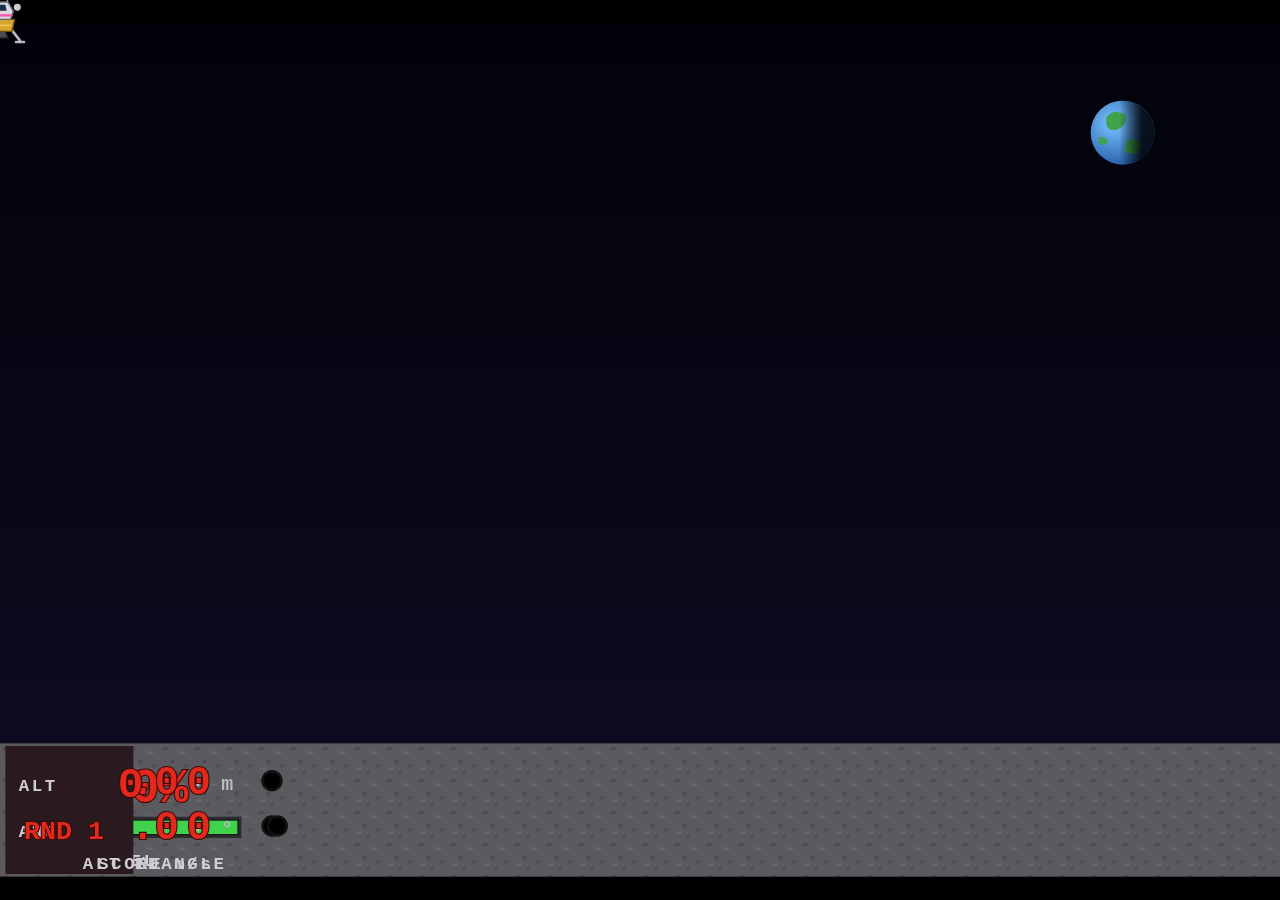
<file: Talita Moon Lander/tools/index_template.html>
<!DOCTYPE html>
<html lang="en">
<head>
<meta charset="utf-8">
<meta name="viewport" content="width=device-width,initial-scale=1,maximum-scale=1,user-scalable=no,viewport-fit=cover">
<title>Talita Lunar Lander</title>
<meta name="description" content="Retro lunar lander starring Talita. Keyboard, mouse, gamepad or phone tilt.">
<meta name="theme-color" content="#0d0b1f">
<meta name="mobile-web-app-capable" content="yes">
<meta name="apple-mobile-web-app-capable" content="yes">
<meta name="apple-mobile-web-app-title" content="Talita Lander">
<meta name="apple-mobile-web-app-status-bar-style" content="black-translucent">
<link rel="manifest" href="manifest.webmanifest">
<link rel="icon" type="image/png" sizes="192x192" href="icons/icon-192.png">
<link rel="apple-touch-icon" href="icons/apple-touch-icon.png">
<style>
  html, body { margin: 0; height: 100%; background: #000; overflow: hidden; overscroll-behavior: none;
               touch-action: none; -webkit-user-select: none; user-select: none; -webkit-touch-callout: none;
               -webkit-tap-highlight-color: transparent; }
  #stage { position: fixed; inset: 0; box-sizing: border-box;
           padding: env(safe-area-inset-top) env(safe-area-inset-right) env(safe-area-inset-bottom) env(safe-area-inset-left); }
  #game { width: 100%; height: 100%; display: block; cursor: crosshair; }
  .px { image-rendering: crisp-edges; image-rendering: pixelated; }
  .digits { font-family: "Courier New", Courier, monospace; font-weight: 900; fill: #e3291d;
            stroke: #3a0805; stroke-width: 1.6px; paint-order: stroke; }
  .lbl { font-family: "Courier New", Courier, monospace; font-weight: 700; fill: #cfcfd4; font-size: 13px; letter-spacing: 2px; }
  .unit { font-family: "Courier New", Courier, monospace; font-weight: 700; fill: #b9b9c0; font-size: 15px; }
  .msg { font-family: "Courier New", Courier, monospace; font-weight: 900; text-anchor: middle;
         stroke: #000; stroke-width: 3px; paint-order: stroke; }
  .hint { font-family: "Courier New", Courier, monospace; fill: #8484a8; }
  .tw { animation: tw 3.2s infinite ease-in-out; }
  .blink { animation: bl 1s infinite steps(2, start); }
  @keyframes tw { 50% { opacity: .15; } }
  @keyframes bl { 50% { opacity: .2; } }

  /* HTML overlay (buttons sit exactly over the drawn game area) */
  #ui { position: fixed; pointer-events: none; }
  #ui button { pointer-events: auto; font: 700 15px "Courier New", Courier, monospace; color: #fff6fb;
               background: rgba(18, 16, 34, .42); border: 2px solid rgba(255, 95, 176, .65); border-radius: 10px;
               min-width: 38px; height: 38px; padding: 0 8px; cursor: pointer; touch-action: none; }
  #ui button:active, #ui button.on { background: rgba(255, 95, 176, .45); }
  #topBtns { position: absolute; top: 8px; right: 8px; display: flex; gap: 6px; }
  #touch { position: absolute; left: 10px; right: 10px; display: none; }
  body.touch #touch { display: block; }
  body.strip #stage { padding-bottom: calc(env(safe-area-inset-bottom) + 118px); }
  #ui #bTilt { display: none; }
  body.touch #ui #bTilt { display: inline-block; }
  #touch .l, #touch .r { position: absolute; bottom: 0; display: flex; gap: 12px; align-items: flex-end; }
  #touch .l { left: 0; } #touch .r { right: 0; }
  #ui .big { width: clamp(58px, 15vmin, 88px); height: clamp(58px, 15vmin, 88px); border-radius: 50%; font-size: 26px; }
  #ui #bThrust { width: clamp(78px, 22vmin, 124px); height: clamp(78px, 22vmin, 124px); border-radius: 50%;
                 font-size: 34px; border-color: #ff8a1e; background: rgba(90, 30, 10, .45); }
  #ui #bThrust.on { background: rgba(255, 138, 30, .55); }
  #ui #bTilt { font-size: 13px; }
  #ui #bTilt.on { border-color: #3fd24a; background: rgba(63, 210, 74, .3); }
  #toast { position: absolute; left: 50%; top: 54px; transform: translateX(-50%); max-width: 88%;
           font: 700 14px "Courier New", Courier, monospace; color: #fff; text-align: center;
           background: rgba(0, 0, 0, .75); border: 2px solid #ffd23c; border-radius: 10px; padding: 8px 12px;
           opacity: 0; transition: opacity .3s; }
  #toast.show { opacity: 1; }
  [hidden] { display: none !important; }
</style>
</head>
<body>
<div id="stage">
<svg id="game" viewBox="0 0 960 640" preserveAspectRatio="xMidYMid meet" xmlns="http://www.w3.org/2000/svg">
  <defs>
    <linearGradient id="sky" x1="0" y1="0" x2="0" y2="1">
      <stop offset="0" stop-color="#02020a"/><stop offset="1" stop-color="#0d0b1f"/>
    </linearGradient>
    <linearGradient id="rock" x1="0" y1="0" x2="0" y2="1">
      <stop offset="0" stop-color="#77777f"/><stop offset=".35" stop-color="#4b4b53"/><stop offset="1" stop-color="#1f1f25"/>
    </linearGradient>
    <radialGradient id="earthG" cx=".35" cy=".35" r=".8">
      <stop offset="0" stop-color="#7cc4ff"/><stop offset="1" stop-color="#1a4fa0"/>
    </radialGradient>
    <linearGradient id="earthShade" x1="0" y1="0" x2="1" y2="0">
      <stop offset=".45" stop-color="#000" stop-opacity="0"/><stop offset=".8" stop-color="#000" stop-opacity=".85"/>
    </linearGradient>
    <pattern id="stripes" width="10" height="10" patternUnits="userSpaceOnUse" patternTransform="rotate(45)">
      <rect width="10" height="10" fill="#1b1b1b"/><rect width="5" height="10" fill="#ffd23c"/>
    </pattern>
    <pattern id="stone" width="24" height="24" patternUnits="userSpaceOnUse">
      <rect width="24" height="24" fill="#5a5a5f"/>
      <rect x="2" y="3" width="4" height="2" fill="#4b4b50"/><rect x="14" y="6" width="5" height="2" fill="#67676c"/>
      <rect x="8" y="12" width="3" height="3" fill="#4b4b50"/><rect x="18" y="16" width="4" height="2" fill="#4f4f54"/>
      <rect x="3" y="18" width="5" height="2" fill="#65656a"/><rect x="11" y="21" width="2" height="2" fill="#48484d"/>
    </pattern>
  </defs>

  <rect id="skyRect" width="960" height="540" fill="url(#sky)"/>
  <g id="stars"></g>
  <g id="earth" transform="translate(842,82)">
    <circle r="24" fill="url(#earthG)"/>
    <path d="M-12,-12 q7,-7 14,-1 q2,8 -7,11 q-9,1 -7,-10z" fill="#3fa34d"/>
    <path d="M3,6 q9,-3 11,4 q-4,9 -13,4z" fill="#3fa34d"/>
    <path d="M-18,4 q4,-2 7,2 q-2,5 -7,2z" fill="#3fa34d"/>
    <circle r="24" fill="url(#earthShade)"/>
  </g>
  <text id="hint" class="hint" x="12" y="20" font-size="12"></text>

  <g id="world">
    <polygon id="hills" fill="#15151f"/>
    <polygon id="terrain" fill="url(#rock)"/>
    <polyline id="ridge" fill="none" stroke="#a3a3ad" stroke-width="1.5" stroke-linejoin="bevel"/>
    <g id="craters"></g>
    <g id="pad">
      <rect id="padRect" height="6" fill="url(#stripes)" stroke="#000" stroke-width="1"/>
      <circle id="padL" r="3"/><circle id="padR" r="3"/>
      <text id="padArrow" class="msg blink" font-size="16" fill="#ffd23c">&#9660;</text>
    </g>
    <g id="dust"></g>
    <g id="lander">
      <g id="flame">
        <polygon id="flameO" fill="#ff7a1a" opacity=".9"/>
        <polygon id="flameI" fill="#fff3a0"/>
      </g>
      <circle id="rcsL" cx="-13" cy="-12" r="2.6" fill="#fff" opacity=".8"/>
      <circle id="rcsR" cx="13" cy="-12" r="2.6" fill="#fff" opacity=".8"/>
      <g stroke="#b9b9c2" stroke-width="2" stroke-linecap="round">
        <line x1="-8" y1="4" x2="-15" y2="13"/><line x1="8" y1="4" x2="15" y2="13"/>
        <line x1="-18" y1="14" x2="-12" y2="14"/><line x1="12" y1="14" x2="18" y2="14"/>
      </g>
      <polygon points="-4,6 4,6 6,11 -6,11" fill="#4a4a50" stroke="#222" stroke-width="1"/>
      <polygon points="-11,-3 11,-3 9,6 -9,6" fill="#d9a531" stroke="#6e4f10" stroke-width="1"/>
      <line x1="-8" y1="1.5" x2="8" y2="1.5" stroke="#f3cc62" stroke-width="1"/>
      <polygon points="-8,-3 -10,-9 -6,-16 6,-16 10,-9 8,-3" fill="#d9d9df" stroke="#62626a" stroke-width="1"/>
      <rect x="-9" y="-7" width="18" height="2" fill="#ff5fb0"/>
      <polygon points="-4,-14 4,-14 5,-9.5 -5,-9.5" fill="#1d2a48"/>
      <rect x="-3" y="-13" width="2" height="1.5" fill="#ffb0da"/>
      <line x1="5" y1="-16" x2="8" y2="-22" stroke="#9a9aa4" stroke-width="1"/>
      <circle cx="8" cy="-22" r="1.6" fill="#ff5fb0"/>
    </g>
    <g id="debris"></g>
    <circle id="flash" r="0" fill="#fff3b0" opacity="0"/>
  </g>
  <g id="offTop" display="none">
    <polygon id="offTri" fill="#ff5fb0"/>
    <text id="offTxt" class="msg" font-size="13" fill="#ffb0da"></text>
  </g>

  <!-- DOOM-style status bar: five panels, laid out in one row (wide screens) or two rows (phone portrait) -->
  <g id="bar" transform="translate(0,540)">
    <rect id="barBg" width="960" height="100" fill="url(#stone)"/>
    <g id="fillers"></g>
    <g id="pFuel" data-w="196">
      <text id="fuelTxt" class="digits" x="98" y="44" font-size="36" text-anchor="middle">100%</text>
      <rect x="16" y="56" width="164" height="14" fill="#1a1a1c" stroke="#2c2c30" stroke-width="2"/>
      <rect id="fuelBar" x="18" y="58" width="160" height="10" fill="#3fd24a"/>
      <text class="lbl" x="98" y="92" text-anchor="middle">FUEL</text>
    </g>
    <g id="pSpeed" data-w="232">
      <text class="lbl" x="14" y="36">H</text>
      <text id="hTxt" class="digits" x="134" y="38" font-size="30" text-anchor="end">0.0</text>
      <text id="hArr" class="unit" x="144" y="35">&#183;</text>
      <circle id="hLamp" cx="204" cy="28" r="7" stroke="#111" stroke-width="2"/>
      <text class="lbl" x="14" y="70">V</text>
      <text id="vTxt" class="digits" x="134" y="72" font-size="30" text-anchor="end">0.0</text>
      <text id="vArr" class="unit" x="144" y="69">&#183;</text>
      <circle id="vLamp" cx="204" cy="62" r="7" stroke="#111" stroke-width="2"/>
      <text class="lbl" x="116" y="94" text-anchor="middle">SPEED m/s</text>
    </g>
    <g id="pFace" data-w="104">
      <rect x="4" y="2" width="96" height="96" fill="#2a1a20"/>
      <image id="face" class="px" x="4" y="2" width="96" height="96" preserveAspectRatio="none"/>
    </g>
    <g id="pAlt" data-w="232">
      <text class="lbl" x="14" y="36">ALT</text>
      <text id="altTxt" class="digits" x="158" y="38" font-size="30" text-anchor="end">0</text>
      <text class="unit" x="166" y="35">m</text>
      <text class="lbl" x="14" y="70">ANG</text>
      <text id="angTxt" class="digits" x="158" y="72" font-size="30" text-anchor="end">0</text>
      <text class="unit" x="166" y="69">&#176;</text>
      <circle id="aLamp" cx="208" cy="62" r="7" stroke="#111" stroke-width="2"/>
      <text class="lbl" x="116" y="94" text-anchor="middle">ALT / ANGLE</text>
    </g>
    <g id="pScore" data-w="196">
      <text id="scoreTxt" class="digits" x="98" y="40" font-size="32" text-anchor="middle">0</text>
      <text id="rndTxt" class="digits" x="18" y="72" font-size="20">RND 1</text>
      <text id="livesTxt" x="180" y="72" font-size="18" text-anchor="end" fill="#ff5fb0"
            font-family="Courier New, monospace" font-weight="900"></text>
      <text class="lbl" x="98" y="94" text-anchor="middle">SCORE</text>
    </g>
  </g>

  <g id="msg"></g>
</svg>
</div>

<div id="ui">
  <div id="topBtns">
    <button id="bInstall" tabindex="-1" hidden title="Install as an app">&#11015; Install</button>
    <button id="bTilt" tabindex="-1" title="Steer by tilting the phone">TILT OFF</button>
    <button id="bPause" tabindex="-1" title="Pause (P / START)">&#10074;&#10074;</button>
    <button id="bRestart" tabindex="-1" title="Restart (R / SELECT)">&#8635;</button>
    <button id="bMute" tabindex="-1" title="Sound on/off (M)">&#9835;</button>
    <button id="bFull" tabindex="-1" title="Full screen">&#9974;</button>
  </div>
  <div id="touch">
    <div class="l">
      <button id="bL" class="big" tabindex="-1">&#9664;</button>
      <button id="bR" class="big" tabindex="-1">&#9654;</button>
    </div>
    <div class="r">
      <button id="bThrust" tabindex="-1">&#128293;</button>
    </div>
  </div>
  <div id="toast"></div>
</div>

<script>
"use strict";
/* ---------- assets: Talita pixel faces (32x32 PNG, generated by tools/talita_faces.py) ---------- */
const FACES = /*FACES*/;

/* ---------- tuning ---------- */
const PX = 4;                      // SVG units per meter
const G = 1.62 * PX;               // Moon gravity (px/s^2)
const THR = 4.6 * PX;              // main engine acceleration (px/s^2)
const ROT = 100;                   // rotation speed (deg/s)
const BURN = 8.5;                  // fuel burn (% per second of thrust)
const SAFE_VY = 3.0, SAFE_VX = 2.0, SAFE_ANG = 8;   // landing limits (m/s, m/s, deg)
const LIVES = 3;
const MOUSE_AIM = true;            // while the mouse button is held, the nose turns toward the pointer
const TILT_SENS = 1.6;             // lander angle per degree of phone tilt
const HULL = [[-15,14],[15,14],[-11,-3],[11,-3],[-10,-9],[10,-9],[-6,-16],[6,-16],[0,11],[-9,6],[9,6]];

const $ = id => document.getElementById(id);
const rand = (a, b) => a + Math.random() * (b - a);
const clamp = (v, a, b) => Math.max(a, Math.min(b, v));
const svg = $('game');

/* ---------- responsive layout ----------
   The world is always 540..1400 units tall and 640..1600 wide, chosen to match the screen shape,
   so there is no letterboxing. Phones in portrait get a two-row status bar. */
let W = 960, H = 540, BH = 100, TOT = 640, twoRow = false, uiS = 1, layoutKey = '';
function computeLayout() {
  const portraitPhone = innerWidth < innerHeight && innerWidth < 700;
  document.body.classList.toggle('strip', portraitPhone && isTouch);     // controls get their own strip
  const r = svg.getBoundingClientRect();
  const vw = r.width || innerWidth, vh = r.height || innerHeight, a = vw / vh;
  twoRow = a < 1 && vw < 700;
  if (twoRow) {
    W = 640; BH = Math.round(100 * W / 496 + 100 * W / 464);
    TOT = clamp(Math.round(W / a), 900, 1450); uiS = 1.15;
  } else {
    BH = 100; uiS = 1;
    const base = vh < 500 ? 560 : 640;
    if (a >= 960 / base) { TOT = base; W = clamp(Math.round(base * a), 960, 1600); }
    else { W = 960; TOT = clamp(Math.round(960 / a), base, 1400); }
  }
  H = TOT - BH;
}
function bevel(w, h) {
  return `<line x1="1" y1="1" x2="${w - 1}" y2="1" stroke="#8d8d93" stroke-width="2"/>` +
         `<line x1="1" y1="1" x2="1" y2="${h - 1}" stroke="#8d8d93" stroke-width="2"/>` +
         `<line x1="1" y1="${h - 1}" x2="${w - 1}" y2="${h - 1}" stroke="#26262a" stroke-width="2"/>` +
         `<line x1="${w - 1}" y1="1" x2="${w - 1}" y2="${h - 1}" stroke="#26262a" stroke-width="2"/>`;
}
function layoutBar() {
  $('bar').setAttribute('transform', `translate(0,${H})`);
  $('barBg').setAttribute('width', W); $('barBg').setAttribute('height', BH);
  const place = (id, x, y, s) => $(id).setAttribute('transform', `translate(${x.toFixed(1)},${y.toFixed(1)}) scale(${s.toFixed(4)})`);
  let fill = '';
  if (!twoRow) {
    const ox = Math.round((W - 960) / 2);
    let x = ox;
    for (const id of ['pFuel', 'pSpeed', 'pFace', 'pAlt', 'pScore']) { place(id, x, 0, 1); x += +$(id).dataset.w; }
    if (ox > 0) {
      fill += `<g>${bevel(ox, 100)}</g><g transform="translate(${ox + 960},0)">${bevel(W - ox - 960, 100)}</g>`;
    }
  } else {
    const s1 = W / 496, s2 = W / 464;
    place('pFuel', 0, 0, s1); place('pFace', 196 * s1, 0, s1); place('pScore', 300 * s1, 0, s1);
    place('pSpeed', 0, 100 * s1, s2); place('pAlt', 232 * s2, 100 * s1, s2);
  }
  $('fillers').innerHTML = fill;
}
function applyLayout(initial) {
  computeLayout();
  const key = [W, H, BH, twoRow, isTouch].join();
  if (key !== layoutKey) {
    layoutKey = key;
    svg.setAttribute('viewBox', `0 0 ${W} ${TOT}`);
    $('skyRect').setAttribute('width', W); $('skyRect').setAttribute('height', H);
    $('earth').setAttribute('transform', `translate(${W - 118},${isTouch ? 150 : 82})`);
    $('hint').style.display = twoRow ? 'none' : '';
    $('hint').setAttribute('font-size', (12 * uiS).toFixed(1));
    layoutBar(); buildStars(); updateHint();
    if (!initial) onWorldResized();
  }
  positionUI();
}
function positionUI() {
  const r = svg.getBoundingClientRect();
  const s = Math.min(r.width / W, r.height / TOT);
  const gw = W * s, gh = TOT * s, gx = r.left + (r.width - gw) / 2, gy = r.top + (r.height - gh) / 2;
  const ui = $('ui').style;
  ui.left = gx + 'px'; ui.top = gy + 'px'; ui.width = gw + 'px'; ui.height = gh + 'px';
  const t = $('touch').style;
  if (document.body.classList.contains('strip')) { t.top = (gh + 108) + 'px'; t.transform = 'none'; }
  else { t.top = (H * s - 12) + 'px'; t.transform = 'translateY(-100%)'; }
}
function onWorldResized() {
  debris = []; dust = [];
  switch (S.mode) {
    case 'title': newTerrain(); spawn(); showTitle(); break;
    case 'over': newTerrain(); banner(S.cur); break;
    case 'landed': S.paused = false; S.round++; startRound(false); break;
    default: S.paused = false; startRound(false);        // same round, fresh terrain; no life lost
  }
}
let resizeT = 0;
addEventListener('resize', () => { clearTimeout(resizeT); resizeT = setTimeout(() => applyLayout(false), 120); });
addEventListener('orientationchange', () => setTimeout(() => applyLayout(false), 250));

/* ---------- state ---------- */
const S = { mode: 'title', paused: false, round: 1, score: 0, lives: LIVES, timer: 0, t: 0, overT: 0,
            perfect: false, crashT: 0, best: 0, cur: null, beforePause: null, restartArm: 0 };
const L = { x: 480, y: 60, vx: 0, vy: 0, ang: 0, fuel: 100, thr: false, rot: 0, alive: true };
const T = { pts: [], padX1: 0, padX2: 0, padY: 0, padW: 0 };
let debris = [], dust = [], shake = 0, flash = 0, flashX = 0, flashY = 0, rcsCD = 0, beepCD = 0;
const keys = {};
try { S.best = +localStorage.getItem('talitaLanderBest') || 0; } catch (e) {}

/* ---------- audio (Web Audio, generated) ---------- */
let AC = null, master = null, thrGain = null, thrFilter = null, noiseBuf = null, muted = false;
function initAudio() {
  if (AC) { if (AC.state === 'suspended') AC.resume(); return; }
  try { AC = new (window.AudioContext || window.webkitAudioContext)(); } catch (e) { return; }
  master = AC.createGain(); master.gain.value = muted ? 0 : 0.6; master.connect(AC.destination);
  noiseBuf = AC.createBuffer(1, AC.sampleRate * 2, AC.sampleRate);
  const d = noiseBuf.getChannelData(0);
  for (let i = 0; i < d.length; i++) d[i] = Math.random() * 2 - 1;
  const src = AC.createBufferSource(); src.buffer = noiseBuf; src.loop = true;
  thrFilter = AC.createBiquadFilter(); thrFilter.type = 'lowpass'; thrFilter.frequency.value = 400;
  thrGain = AC.createGain(); thrGain.gain.value = 0;
  src.connect(thrFilter).connect(thrGain).connect(master); src.start();
}
function setThrustSound(on) {
  if (!AC) return;
  const t = AC.currentTime;
  thrGain.gain.setTargetAtTime(on ? 0.4 : 0, t, 0.04);
  thrFilter.frequency.setTargetAtTime(on ? 420 + Math.random() * 260 : 300, t, 0.05);
}
function tone(freq, dur, type = 'square', vol = 0.12, when = 0, slideTo = 0) {
  if (!AC) return;
  const t = AC.currentTime + when, o = AC.createOscillator(), g = AC.createGain();
  o.type = type; o.frequency.setValueAtTime(freq, t);
  if (slideTo) o.frequency.exponentialRampToValueAtTime(slideTo, t + dur);
  g.gain.setValueAtTime(0.0001, t);
  g.gain.exponentialRampToValueAtTime(vol, t + 0.01);
  g.gain.exponentialRampToValueAtTime(0.0001, t + dur);
  o.connect(g).connect(master); o.start(t); o.stop(t + dur + 0.05);
}
function noise(dur, vol, f0, f1, type = 'lowpass') {
  if (!AC) return;
  const t = AC.currentTime, s = AC.createBufferSource(), f = AC.createBiquadFilter(), g = AC.createGain();
  s.buffer = noiseBuf; f.type = type;
  f.frequency.setValueAtTime(f0, t); f.frequency.exponentialRampToValueAtTime(f1, t + dur);
  g.gain.setValueAtTime(vol, t); g.gain.exponentialRampToValueAtTime(0.0001, t + dur);
  s.connect(f).connect(g).connect(master); s.start(t, Math.random()); s.stop(t + dur + 0.05);
}
const sfx = {
  start()  { tone(440, 0.1); tone(660, 0.12, 'square', 0.12, 0.12); tone(880, 0.16, 'square', 0.12, 0.24); },
  beep()   { tone(1046, 0.07, 'sine', 0.14); },
  rcs()    { noise(0.06, 0.12, 5000, 2500, 'highpass'); },
  pause()  { tone(330, 0.08, 'triangle', 0.15); },
  land(p)  { [523, 659, 784, 1047].forEach((f, i) => tone(f, 0.2, 'square', 0.11, i * 0.12));
             if (p) [1319, 1568, 2093].forEach((f, i) => tone(f, 0.25, 'triangle', 0.1, 0.55 + i * 0.1)); },
  crash()  { noise(1.6, 0.9, 3500, 60); tone(150, 1.1, 'sawtooth', 0.28, 0, 28); tone(70, 1.4, 'sine', 0.35, 0.05, 25); },
  over()   { [392, 330, 262, 196].forEach((f, i) => tone(f, 0.35, 'triangle', 0.14, i * 0.3)); }
};
function toggleMute() {
  muted = !muted;
  if (master) master.gain.value = muted ? 0 : 0.6;
  $('bMute').innerHTML = muted ? '&#128263;' : '&#9835;';
  toast(muted ? 'Sound off' : 'Sound on');
}
function buzz(pattern, strong) {
  try { if (navigator.vibrate) navigator.vibrate(pattern); } catch (e) {}
  const gp = pad.gp;
  if (gp && gp.vibrationActuator && gp.vibrationActuator.playEffect) {
    gp.vibrationActuator.playEffect('dual-rumble', { duration: strong ? 700 : 120,
      strongMagnitude: strong ? 1 : 0.2, weakMagnitude: strong ? 0.7 : 0.4 }).catch(() => {});
  }
}

/* ---------- terrain ---------- */
function groundY(x) {
  x = ((x % W) + W) % W;
  const p = T.pts;
  for (let i = 1; i < p.length; i++) {
    if (x <= p[i][0]) {
      const a = p[i - 1], b = p[i], k = (x - a[0]) / ((b[0] - a[0]) || 1);
      return a[1] + (b[1] - a[1]) * k;
    }
  }
  return p[p.length - 1][1];
}
function newTerrain() {
  const padW = Math.max(44, 124 - (S.round - 1) * 10);          // a bit narrower every round
  const padX1 = Math.round(rand(70, W - 70 - padW)), padX2 = padX1 + padW;
  const padY = Math.round(rand(H - 135, H - 55));
  const lo = H - 195, hi = H - 18;
  let y = rand(H - 150, H - 40);
  const h = x => {
    y = clamp(y + rand(-44, 44), lo, hi);                         // rocky random walk
    const d = x < padX1 ? padX1 - x : x - padX2;
    const k = clamp(d / 80, 0, 1);                               // blend toward pad level nearby
    return Math.round((1 - k) * (padY + rand(2, 24)) + k * y);
  };
  const pts = [];
  let x = 0;
  while (x < padX1 - 10) { pts.push([Math.round(x), h(x)]); x += rand(14, 32); }
  pts.push([padX1, padY], [padX2, padY]);
  x = padX2 + rand(10, 24);
  while (x < W - 8) { pts.push([Math.round(x), h(x)]); x += rand(14, 32); }
  pts.push([W, pts[0][1]]);                                       // seamless wrap
  Object.assign(T, { pts, padX1, padX2, padY, padW });
  drawTerrain();
}
function drawTerrain() {
  const line = T.pts.map(p => p[0] + ',' + p[1]).join(' ');
  $('terrain').setAttribute('points', line + ` ${W},${TOT} 0,${TOT}`);
  $('ridge').setAttribute('points', line);
  const ph1 = rand(0, 6), ph2 = rand(0, 6);
  let hills = '';
  for (let x = 0; x <= W; x += 20)
    hills += `${x},${(H - 210 + Math.sin(x * 0.013 + ph1) * 32 + Math.sin(x * 0.043 + ph2) * 14).toFixed(1)} `;
  $('hills').setAttribute('points', hills + `${W},${H} 0,${H}`);
  let cr = '';
  for (let i = 0; i < Math.round(W / 70); i++) {
    const cx = rand(20, W - 20), rx = rand(5, 16);
    if (cx > T.padX1 - 25 && cx < T.padX2 + 25) continue;
    const cy = Math.max(groundY(cx - rx), groundY(cx), groundY(cx + rx)) + rand(12, 50);
    if (cy > H - 8) continue;
    cr += `<ellipse cx="${cx.toFixed(1)}" cy="${cy.toFixed(1)}" rx="${rx.toFixed(1)}" ry="${(rx * .3).toFixed(1)}" fill="#34343c" stroke="#1a1a20" stroke-width="1"/>`;
  }
  $('craters').innerHTML = cr;
  const pr = $('padRect');
  pr.setAttribute('x', T.padX1); pr.setAttribute('y', T.padY); pr.setAttribute('width', T.padW);
  $('padL').setAttribute('cx', T.padX1 + 3); $('padL').setAttribute('cy', T.padY - 3);
  $('padR').setAttribute('cx', T.padX2 - 3); $('padR').setAttribute('cy', T.padY - 3);
  $('padArrow').setAttribute('x', (T.padX1 + T.padX2) / 2); $('padArrow').setAttribute('y', T.padY - 16);
}
function buildStars() {
  let s = '';
  const n = Math.round(W * H / 3300);
  for (let i = 0; i < n; i++) {
    const r = rand(0.4, 1.6), tw = Math.random() < 0.35;
    s += `<circle cx="${rand(0, W).toFixed(1)}" cy="${rand(0, H - 100).toFixed(1)}" r="${r.toFixed(2)}" fill="${Math.random() < 0.15 ? '#ffe9b0' : '#fff'}"` +
         (tw ? ` class="tw" style="animation-delay:${rand(0, 3).toFixed(2)}s"` : '') + ` opacity="${rand(0.4, 1).toFixed(2)}"/>`;
  }
  $('stars').innerHTML = s;
}
function buildPanelBevels() {
  for (const id of ['pFuel', 'pSpeed', 'pFace', 'pAlt', 'pScore']) {
    const g = $(id);
    g.insertAdjacentHTML('afterbegin', bevel(+g.dataset.w, 100));
  }
}

/* ---------- lander ---------- */
function toWorld(p) {
  const r = L.ang * Math.PI / 180, c = Math.cos(r), s = Math.sin(r);
  return [L.x + p[0] * c - p[1] * s, L.y + p[0] * s + p[1] * c];
}
function altitude() { return Math.max(0, (groundY(L.x) - (L.y + 14)) / PX); }
function spawn() {
  const cx = (T.padX1 + T.padX2) / 2, gap = Math.min(160, W * 0.22);
  let x = rand(90, W - 90), tries = 0;
  while (Math.abs(x - cx) < gap && tries++ < 40) x = rand(90, W - 90);
  Object.assign(L, { x, y: Math.max(60, H - 480), vx: rand(-3, 3) * PX, vy: rand(0, 1.5) * PX, ang: 0, fuel: 100,
                     thr: false, rot: 0, alive: true });
}

/* ---------- game flow ---------- */
function newGame() {
  Object.assign(S, { round: 1, score: 0, lives: LIVES, paused: false, beforePause: null });
  debris = []; dust = [];
  startRound(false);
}
function startRound(sameTerrain) {
  if (!sameTerrain) newTerrain();
  spawn();
  S.mode = 'ready'; S.timer = 1.8;
  banner([
    { t: `ROUND ${S.round}`, s: 40, c: '#ffd23c' },
    { t: `Landing pad: ${(T.padW / PX).toFixed(1)} m wide`, s: 18, c: '#ffb0da' },
    { t: `Safe: V ≤ ${SAFE_VY} m/s · H ≤ ${SAFE_VX} m/s · tilt ≤ ${SAFE_ANG}°`, s: 16, c: '#cfcfd4' }
  ]);
  sfx.start();
}
function checkContact() {
  let hit = false, bodyHit = false;
  HULL.forEach((p, i) => {
    const w = toWorld(p);
    if (w[1] >= groundY(w[0])) { hit = true; if (i >= 2) bodyHit = true; }
  });
  if (!hit) return;
  const f1 = toWorld(HULL[0]), f2 = toWorld(HULL[1]);
  const onPad = [f1, f2].every(f => {
    const fx = ((f[0] % W) + W) % W;
    return fx >= T.padX1 - 1 && fx <= T.padX2 + 1;
  });
  const vy = L.vy / PX, vx = Math.abs(L.vx / PX), a = Math.abs(L.ang);
  let reason = null;
  if (!onPad) reason = 'MISSED THE PAD — HIT THE ROCKS';
  else if (bodyHit || a > SAFE_ANG) reason = 'NOT UPRIGHT ENOUGH';
  else if (vy > SAFE_VY) reason = 'TOO FAST GOING DOWN';
  else if (vx > SAFE_VX) reason = 'SLIDING SIDEWAYS TOO FAST';
  if (reason) crash(reason, vx, vy, a); else land(vy);
}
function land(vy) {
  S.mode = 'landed'; L.thr = false;
  L.y = T.padY - 14; L.vx = 0; L.vy = 0; L.ang = 0;
  const cx = (T.padX1 + T.padX2) / 2, d = Math.min(1, Math.abs(L.x - cx) / (T.padW / 2));
  const base = 100 * S.round, fuelB = Math.round(L.fuel * 3);
  const acc = Math.round(100 * (1 - d)), soft = Math.round(100 * (1 - Math.max(0, vy) / SAFE_VY));
  const total = base + fuelB + acc + soft;
  S.score += total; S.perfect = acc >= 70 && soft >= 50;
  saveBest();
  S.timer = 3.8;
  banner([
    { t: S.perfect ? 'PERFECT LANDING!' : 'TALITA HAS LANDED!', s: 38, c: S.perfect ? '#ffd23c' : '#7dff8a' },
    { t: `Round +${base} · Fuel +${fuelB} · Aim +${acc} · Soft +${soft}`, s: 17, c: '#cfcfd4' },
    { t: `+${total} POINTS`, s: 26, c: '#ffb0da' },
    { t: 'Next round: new pad, a bit narrower…', s: 15, c: '#9a9ab4' }
  ]);
  sfx.land(S.perfect); buzz(40, false);
}
function crash(reason, vx, vy, a) {
  S.mode = 'crashed'; S.lives--; L.alive = false; L.thr = false;
  explode(L.x, L.y);
  S.timer = 3.4; S.crashT = S.t;
  banner([
    { t: 'BOOM! CRASHED', s: 40, c: '#ff3b2f' },
    { t: reason, s: 20, c: '#ffd23c' },
    { t: `V ${vy.toFixed(1)} m/s · H ${vx.toFixed(1)} m/s · tilt ${Math.round(a)}°`, s: 16, c: '#cfcfd4' },
    { t: S.lives > 0 ? `${S.lives} ${S.lives === 1 ? 'life' : 'lives'} left — try again…` : 'No lives left…', s: 16, c: '#ffb0da' }
  ]);
  sfx.crash(); buzz([120, 60, 260], true);
}
function gameOver() {
  S.mode = 'over'; S.overT = S.t; saveBest();
  banner([
    { t: 'GAME OVER', s: 46, c: '#ff3b2f' },
    { t: `Score ${S.score} · reached round ${S.round}`, s: 20, c: '#ffd23c' },
    { t: `Best ${S.best}`, s: 16, c: '#cfcfd4' },
    { t: isTouch ? 'Tap to play again' : 'Press R, click or 🎮 START to play again', s: 20, c: '#ffb0da', blink: true }
  ]);
  sfx.over();
}
function saveBest() {
  if (S.score > S.best) { S.best = S.score; try { localStorage.setItem('talitaLanderBest', S.best); } catch (e) {} }
}
function showTitle() {
  S.mode = 'title';
  const lines = [
    { t: 'TALITA', s: 58, c: '#ff5fb0' },
    { t: 'LUNAR LANDER', s: 40, c: '#ffd23c' },
    { t: 'Land softly on the striped pad. Only one per round!', s: 16, c: '#cfcfd4' }
  ];
  if (isTouch) {
    lines.push({ t: 'Tilt the phone to steer (or use ◀ ▶)', s: 16, c: '#9a9ab4' },
               { t: 'Hold the screen or 🔥 to fire the engine', s: 16, c: '#9a9ab4' });
  } else {
    lines.push({ t: 'Keys: ↑ thrust · ← → rotate · P pause · R restart · M mute', s: 15, c: '#9a9ab4' },
               { t: 'Mouse: hold the button to fire — the nose follows the pointer', s: 15, c: '#9a9ab4' },
               { t: '🎮 stick/D-pad steer · any button fires · START pause · SELECT restart', s: 15, c: '#9a9ab4' });
  }
  lines.push({ t: S.best ? `Best score: ${S.best}` : ' ', s: 15, c: '#9a9ab4' },
             { t: isTouch ? 'TAP TO LAUNCH' : 'PRESS ↑, CLICK OR A 🎮 BUTTON', s: 24, c: '#7dff8a', blink: true });
  banner(lines);
}
function togglePause() {
  if (S.mode === 'title' || S.mode === 'over') return;
  S.paused = !S.paused;
  if (S.paused) {
    S.beforePause = S.cur;
    banner([{ t: 'PAUSED', s: 46, c: '#ffd23c' },
            { t: isTouch ? 'Tap ❚❚ to continue' : 'Press P, ❚❚ or START to continue', s: 18, c: '#cfcfd4', blink: true }]);
  } else {
    if (S.mode === 'fly') hideBanner(); else banner(S.beforePause);
  }
  $('bPause').classList.toggle('on', S.paused);
  sfx.pause();
}
function askRestart() {                       // on-screen button: tap twice so kids don't reset by accident
  if (S.mode === 'title' || S.mode === 'over' || S.t - S.restartArm < 2.5) { S.restartArm = 0; newGame(); toast(''); }
  else { S.restartArm = S.t; toast('Tap ↻ again to restart the game'); }
}

/* ---------- messages ---------- */
function esc(s) { return String(s).replace(/&/g, '&amp;').replace(/</g, '&lt;'); }
function banner(lines) {
  if (!lines) { hideBanner(); return; }
  S.cur = lines;
  const s = uiS, bw = Math.min(W - 30, 660 * s), x0 = (W - bw) / 2;
  const sizes = lines.map(l => Math.min(l.s * s, (bw - 28) / (Math.max(1, [...l.t].length) * 0.62)));
  const hTot = sizes.reduce((a, z) => a + z * 1.35, 0) + 24;
  const top = Math.max(isTouch ? 72 : 30, H * 0.4 - hTot / 2);
  let out = `<rect x="${x0}" y="${top}" width="${bw}" height="${hTot.toFixed(0)}" rx="8" fill="#000" fill-opacity=".66" stroke="#ff5fb0" stroke-opacity=".55" stroke-width="2"/>`;
  let cy = top + 12;
  lines.forEach((l, i) => {
    const z = sizes[i];
    cy += z * 1.05;
    out += `<text class="msg${l.blink ? ' blink' : ''}" x="${W / 2}" y="${cy.toFixed(1)}" font-size="${z.toFixed(1)}" fill="${l.c || '#fff'}">${esc(l.t)}</text>`;
    cy += z * 0.3;
  });
  $('msg').innerHTML = out;
}
function hideBanner() { $('msg').innerHTML = ''; S.cur = null; }
let toastT = 0;
function toast(text, ms = 2600) {
  const el = $('toast');
  clearTimeout(toastT);
  if (!text) { el.classList.remove('show'); return; }
  el.textContent = text; el.classList.add('show');
  toastT = setTimeout(() => el.classList.remove('show'), ms);
}
function updateHint() {
  let t;
  if (isTouch) t = (tilt.on ? 'Tilt to steer' : '◀ ▶ steer') + ' · hold screen or 🔥 to thrust';
  else t = '↑ thrust  ← → rotate  P pause  R restart  M mute  ·  mouse: hold to fire';
  if (pad.id) t += '  ·  🎮 ready';
  $('hint').textContent = t;
}

/* ---------- particles ---------- */
function explode(x, y) {
  const cols = ['#ffd23c', '#ff8a1e', '#ff4a2a', '#d9d9df', '#d9a531', '#ff5fb0', '#fff3a0'];
  for (let i = 0; i < 80; i++) {
    const a = rand(-Math.PI, 0.15), sp = rand(40, 230);
    debris.push({ x, y, vx: Math.cos(a) * sp, vy: Math.sin(a) * sp, life: rand(1.5, 3.2),
                  s: rand(2, 5), c: cols[i % cols.length] });
  }
  for (let i = 0; i < 14; i++)
    debris.push({ smoke: true, x: x + rand(-10, 10), y: y + rand(-6, 6), vx: rand(-14, 14), vy: rand(-26, -8),
                  r: rand(4, 9), life: rand(1.6, 2.8) });
  shake = 0.6; flash = 1; flashX = x; flashY = y;
}
function updateParticles(dt) {
  for (const p of debris) {
    p.life -= dt;
    if (p.smoke) { p.x += p.vx * dt; p.y += p.vy * dt; p.r += dt * 12; continue; }
    p.vy += G * 2.5 * dt; p.x += p.vx * dt; p.y += p.vy * dt;
    const gy = groundY(p.x);
    if (p.y > gy) { p.y = gy; p.vy *= -0.35; p.vx *= 0.6; }
  }
  debris = debris.filter(p => p.life > 0);
  for (const p of dust) { p.life -= dt; p.x += p.vx * dt; p.y += p.vy * dt; p.vy += G * dt; p.r += dt * 6; }
  dust = dust.filter(p => p.life > 0);
}

/* =====================================================================
   INPUT: keyboard + mouse + touch buttons + phone tilt + USB gamepad.
   Each source feeds one of: rotation rate (-1..1), target angle, thrust.
   ===================================================================== */
let isTouch = matchMedia('(pointer: coarse)').matches;
const mouse = { down: false, x: 0, y: 0 };
const touchHold = new Set();                 // fingers held on the playfield = thrust
const tb = { L: false, R: false, thr: false };

/* --- phone tilt: gravity vector projected on the screen, relative to how the phone was held at launch --- */
const tilt = { on: false, has: false, listening: false, asked: false, ax: 0, ay: 0, zero: 0, last: 0 };
function onMotion(e) {
  const g = e.accelerationIncludingGravity;
  if (!g || g.x == null || g.y == null) return;
  if (!tilt.has) { tilt.ax = g.x; tilt.ay = g.y; }
  tilt.has = true; tilt.last = performance.now();
  tilt.ax += (g.x - tilt.ax) * 0.3; tilt.ay += (g.y - tilt.ay) * 0.3;     // low-pass filter
}
const tiltRaw = () => Math.atan2(tilt.ax, tilt.ay) * 180 / Math.PI;
function tiltUsable() {
  return tilt.on && tilt.has && performance.now() - tilt.last < 600 && Math.hypot(tilt.ax, tilt.ay) > 2.5;
}
function calibrateTilt() { if (tilt.has) tilt.zero = tiltRaw(); }
function tiltTarget() {
  let d = tiltRaw() - tilt.zero;
  d = ((d + 540) % 360) - 180;
  let t = -d * TILT_SENS;
  if (Math.abs(t) < 3) t = 0;                  // small dead zone makes "upright" easy to hold
  return clamp(t, -90, 90);
}
function enableTilt() {                        // must run inside a tap (iOS permission prompt)
  const start = () => {
    if (!tilt.listening) { addEventListener('devicemotion', onMotion); tilt.listening = true; }
    tilt.on = true; updateTiltBtn();
    setTimeout(() => {
      if (!tilt.has) {
        tilt.on = false; updateTiltBtn();
        toast(window.isSecureContext ? 'No motion sensor found — use ◀ ▶' : 'Tilt needs HTTPS — use ◀ ▶ for now', 3500);
      } else { calibrateTilt(); toast('Tilt ON — hold the phone how you like, then tilt to steer'); }
    }, 700);
  };
  try {
    if (typeof DeviceMotionEvent !== 'undefined' && typeof DeviceMotionEvent.requestPermission === 'function') {
      DeviceMotionEvent.requestPermission().then(r => {
        if (r === 'granted') start(); else toast('Motion access was not allowed — use ◀ ▶', 3500);
      }).catch(() => toast('Tilt not available — use ◀ ▶', 3500));
    } else start();
  } catch (e) { toast('Tilt not available — use ◀ ▶'); }
}
function toggleTilt() {
  if (tilt.on) { tilt.on = false; updateTiltBtn(); toast('Tilt OFF — use ◀ ▶'); }
  else enableTilt();
}
function updateTiltBtn() {
  const b = $('bTilt');
  b.textContent = tilt.on ? 'TILT ON' : 'TILT OFF';
  b.classList.toggle('on', tilt.on);
  updateHint();
}

/* --- USB gamepad (PS3-style clones included) --- */
const pad = { gp: null, id: '', prev: [], rot: 0, thr: false };
addEventListener('gamepadconnected', e => { toast('🎮 ' + (e.gamepad.id.split('(')[0].trim() || 'Gamepad') + ' connected'); });
addEventListener('gamepaddisconnected', () => { toast('🎮 Gamepad disconnected'); });
function pollPad() {
  let gp = null;
  const list = navigator.getGamepads ? navigator.getGamepads() : [];
  for (const p of list) if (p && p.connected) { gp = p; break; }
  pad.gp = gp;
  if (!gp) { if (pad.id) { pad.id = ''; updateHint(); } pad.rot = 0; pad.thr = false; return; }
  if (pad.id !== gp.id) { pad.id = gp.id; pad.prev = []; updateHint(); }
  const btn = i => !!gp.buttons[i] && (gp.buttons[i].pressed || gp.buttons[i].value > 0.5);
  const ax = i => gp.axes[i] || 0;
  let up = false, left = false, right = false;
  if (gp.mapping === 'standard') { up = btn(12); left = btn(14); right = btn(15); }
  else {
    if (gp.axes.length > 9 && Math.abs(ax(9)) <= 1.05) {            // Windows-style hat switch on axis 9
      const d = Math.round((ax(9) + 1) / (2 / 7));                    // 0=up … 7=up-left
      up = d === 0 || d === 1 || d === 7; right = d >= 1 && d <= 3; left = d >= 5 && d <= 7;
    } else if (gp.axes.length >= 6 && gp.axes.length <= 8) {         // Linux-style hat as the last two axes
      const hx = ax(gp.axes.length - 2), hy = ax(gp.axes.length - 1);
      if (Math.abs(hx) > 0.9) { left = hx < 0; right = hx > 0; }
      if (hy < -0.9) up = true;
    }
  }
  let rot = 0;
  const sx = ax(0);
  if (Math.abs(sx) > 0.18) rot = (sx - Math.sign(sx) * 0.18) / 0.82;  // analog stick with dead zone
  if (left) rot = -1; if (right) rot = 1;
  pad.rot = clamp(rot, -1, 1);
  let fire = up || ax(1) < -0.55;                                     // stick up or D-pad up
  for (let i = 0; i <= 7; i++) if (btn(i)) fire = true;               // any face / shoulder / trigger button
  pad.thr = fire;
  // edge-triggered menu buttons
  const pressed = i => btn(i) && !pad.prev[i];
  if (pressed(9)) { initAudio(); if (S.mode === 'title' || S.mode === 'over') newGame(); else togglePause(); }
  if (pressed(8)) newGame();
  if (S.mode === 'title' || (S.mode === 'over' && S.t - S.overT > 1)) {
    for (let i = 0; i <= 7; i++) if (pressed(i)) { initAudio(); newGame(); break; }
  }
  pad.prev = gp.buttons.map((b, i) => btn(i));
}

/* --- keyboard --- */
addEventListener('keydown', e => {
  const k = e.key;
  if (['ArrowUp', 'ArrowDown', 'ArrowLeft', 'ArrowRight', ' '].includes(k)) e.preventDefault();
  initAudio();
  if (!e.repeat) {
    if (k === 'p' || k === 'P') { togglePause(); return; }
    if (k === 'r' || k === 'R') { newGame(); return; }
    if (k === 'm' || k === 'M') { toggleMute(); return; }
    if ((S.mode === 'title' || S.mode === 'over') && (k === 'ArrowUp' || k === ' ' || k === 'Enter')) {
      if (S.mode === 'title' || S.t - S.overT > 1) { newGame(); return; }
    }
  }
  keys[k] = true;
});
addEventListener('keyup', e => { keys[e.key] = false; });

/* --- mouse & touch on the playfield --- */
function markTouch() {
  if (isTouch) return;
  isTouch = true; document.body.classList.add('touch'); updateHint();
  applyLayout(false);
  if (S.mode === 'title') showTitle();
}
function toSvg(e) {
  const m = svg.getScreenCTM();
  if (!m) return;
  const p = new DOMPoint(e.clientX, e.clientY).matrixTransform(m.inverse());
  mouse.x = p.x; mouse.y = p.y;
}
svg.addEventListener('pointerdown', e => {
  e.preventDefault();
  initAudio();
  if (e.pointerType === 'touch') markTouch();
  if (S.mode === 'title' || S.mode === 'over') {
    if (S.mode === 'over' && S.t - S.overT < 1) return;
    if (e.pointerType === 'touch' && !tilt.asked) { tilt.asked = true; enableTilt(); }
    newGame(); return;
  }
  if (e.pointerType === 'mouse') {
    if (e.button !== 0) return;
    mouse.down = true; toSvg(e);
    try { svg.setPointerCapture(e.pointerId); } catch (err) {}
  } else touchHold.add(e.pointerId);
});
svg.addEventListener('pointermove', e => { if (e.pointerType === 'mouse') toSvg(e); });
const release = e => { if (e.pointerType === 'mouse') mouse.down = false; else touchHold.delete(e.pointerId); };
svg.addEventListener('pointerup', release);
svg.addEventListener('pointercancel', release);
svg.addEventListener('contextmenu', e => e.preventDefault());

/* --- on-screen buttons --- */
function holdBtn(id, key) {
  const b = $(id);
  const on = e => { e.preventDefault(); initAudio(); markTouch(); tb[key] = true; b.classList.add('on');
                    try { b.setPointerCapture(e.pointerId); } catch (err) {} };
  const off = () => { tb[key] = false; b.classList.remove('on'); };
  b.addEventListener('pointerdown', on);
  b.addEventListener('pointerup', off); b.addEventListener('pointercancel', off); b.addEventListener('lostpointercapture', off);
  b.addEventListener('contextmenu', e => e.preventDefault());
}
holdBtn('bL', 'L'); holdBtn('bR', 'R'); holdBtn('bThrust', 'thr');
function tapBtn(id, fn) {
  const b = $(id);
  b.addEventListener('pointerdown', e => { e.preventDefault(); initAudio(); });
  b.addEventListener('click', e => { e.preventDefault(); fn(); b.blur(); });
}
tapBtn('bTilt', () => { tilt.asked = true; toggleTilt(); });
tapBtn('bPause', () => { if (S.mode === 'title' || S.mode === 'over') newGame(); else togglePause(); });
tapBtn('bRestart', askRestart);
tapBtn('bMute', toggleMute);
tapBtn('bFull', toggleFull);

/* --- full screen + landscape lock (Android), install prompt --- */
const standalone = matchMedia('(display-mode: fullscreen), (display-mode: standalone)').matches || navigator.standalone;
const canFull = !!(document.documentElement.requestFullscreen || document.documentElement.webkitRequestFullscreen);
if (standalone || !canFull) $('bFull').hidden = true;
function toggleFull() {
  const d = document, el = d.documentElement;
  if (!d.fullscreenElement && !d.webkitFullscreenElement) {
    const p = (el.requestFullscreen || el.webkitRequestFullscreen).call(el);
    Promise.resolve(p).then(() => {
      if (screen.orientation && screen.orientation.lock) screen.orientation.lock('landscape').catch(() => {});
    }).catch(() => {});
  } else (d.exitFullscreen || d.webkitExitFullscreen).call(d);
}
let installEvt = null;
addEventListener('beforeinstallprompt', e => { e.preventDefault(); installEvt = e; $('bInstall').hidden = false; });
addEventListener('appinstalled', () => { $('bInstall').hidden = true; toast('Installed! Find Talita Lander on your home screen'); });
tapBtn('bInstall', () => { if (!installEvt) return; installEvt.prompt(); installEvt = null; $('bInstall').hidden = true; });

/* --- pause when the app goes to the background --- */
function autoPause() {
  for (const k in keys) keys[k] = false;
  mouse.down = false; touchHold.clear(); tb.L = tb.R = tb.thr = false;
  if (S.mode === 'fly' && !S.paused) togglePause();
}
addEventListener('blur', autoPause);
document.addEventListener('visibilitychange', () => { if (document.hidden) autoPause(); });

/* --- combine every source into this frame's controls --- */
function readControls() {
  let rot = (keys.ArrowRight ? 1 : 0) - (keys.ArrowLeft ? 1 : 0) + (tb.R ? 1 : 0) - (tb.L ? 1 : 0) + pad.rot;
  rot = clamp(rot, -1, 1);
  const thr = !!(keys.ArrowUp || keys[' '] || mouse.down || tb.thr || touchHold.size || pad.thr);
  let target = null;
  if (Math.abs(rot) < 0.05) {
    if (MOUSE_AIM && mouse.down) {
      let dx = mouse.x - L.x, dy = mouse.y - L.y;
      if (Math.hypot(dx, dy) > 24) target = clamp(Math.atan2(dx, -dy) * 180 / Math.PI, -100, 100);
      else target = L.ang;
    } else if (tiltUsable()) target = tiltTarget();
  }
  return { rot, thr, target };
}

/* ---------- update ---------- */
function physics(dt) {
  const c = readControls();
  L.thr = c.thr && L.fuel > 0;
  const steps = 4, h = dt / steps;
  let turn = 0;
  for (let i = 0; i < steps && S.mode === 'fly'; i++) {
    let rate;
    if (c.target !== null) rate = clamp((c.target - L.ang) * 6, -ROT * 1.2, ROT * 1.2);
    else rate = c.rot * ROT;
    L.ang += rate * h; turn = rate / ROT;
    if (L.ang > 180) L.ang -= 360;
    if (L.ang < -180) L.ang += 360;
    let ax = 0, ay = G;
    if (L.thr) {
      const r = L.ang * Math.PI / 180;
      ax += Math.sin(r) * THR; ay -= Math.cos(r) * THR;
      L.fuel = Math.max(0, L.fuel - BURN * h);
      if (L.fuel === 0) L.thr = false;
    }
    L.vx += ax * h; L.vy += ay * h;
    L.x += L.vx * h; L.y += L.vy * h;
    L.x = ((L.x % W) + W) % W;                                   // wrap left/right
    if (L.y < -600) { L.y = -600; if (L.vy < 0) L.vy = 0; }
    checkContact();
  }
  L.rot = Math.abs(turn) > 0.15 ? Math.sign(turn) : 0;
  if (S.mode !== 'fly') return;
  if (L.rot) { rcsCD -= dt; if (rcsCD <= 0) { sfx.rcs(); rcsCD = 0.14; } } else rcsCD = 0;
  if (L.fuel > 0 && L.fuel < 20) { beepCD -= dt; if (beepCD <= 0) { sfx.beep(); beepCD = 0.6; } }
  if (L.thr && altitude() < 32) {
    for (let i = 0; i < 2; i++) {
      const x = L.x + rand(-8, 8);
      dust.push({ x, y: groundY(x) - 1, vx: (Math.random() < .5 ? -1 : 1) * rand(30, 95), vy: -rand(4, 22),
                  r: rand(1, 2.5), life: rand(0.5, 0.9) });
    }
  }
}
function update(dt) {
  S.t += dt;
  setThrustSound(S.mode === 'fly' && L.thr && !S.paused);
  if (S.paused) return;
  updateParticles(dt);
  shake = Math.max(0, shake - dt);
  flash = Math.max(0, flash - dt * 1.8);
  switch (S.mode) {
    case 'ready':
      S.timer -= dt;
      if (S.timer <= 0) { S.mode = 'fly'; hideBanner(); calibrateTilt(); }
      break;
    case 'fly': physics(dt); break;
    case 'landed':
      S.timer -= dt;
      if (S.timer <= 0) { S.round++; startRound(false); }
      break;
    case 'crashed':
      S.timer -= dt;
      if (S.timer <= 0) { if (S.lives > 0) startRound(true); else gameOver(); }
      break;
  }
}

/* ---------- render ---------- */
const txtCache = {};
function setText(id, v) { if (txtCache[id] !== v) { txtCache[id] = v; $(id).textContent = v; } }
function lamp(id, ok) { $(id).setAttribute('fill', ok ? '#3fd24a' : '#ff3b2f'); }
function pickFace() {
  if (S.mode === 'title') return 'happy';
  if (S.mode === 'over') return 'sad';
  if (S.paused) return 'neutral';
  if (S.mode === 'crashed') return (S.t - S.crashT < 1.3) ? 'hurt' : 'sad';
  if (S.mode === 'landed') return S.perfect ? 'super' : 'happy';
  if (S.mode === 'ready') return 'neutral';
  const alt = altitude(), vy = L.vy / PX;
  if (alt < 60 && vy > SAFE_VY * 1.6) return 'surprised';
  if (L.fuel <= 0) return 'angry';
  if (L.fuel < 20) return (Math.floor(S.t * 2.5) % 2) ? 'surprised' : 'neutral';
  if (alt < 25 && vy <= SAFE_VY && Math.abs(L.vx / PX) <= SAFE_VX && Math.abs(L.ang) <= SAFE_ANG) return 'happy';
  return 'neutral';
}
let curFace = '';
function render() {
  const flying = S.mode === 'fly' && !S.paused;
  const lg = $('lander');
  lg.setAttribute('transform', `translate(${L.x.toFixed(1)},${L.y.toFixed(1)}) rotate(${L.ang.toFixed(1)})`);
  lg.style.display = (L.alive && S.mode !== 'title' && S.mode !== 'over') ? '' : 'none';
  if (flying && L.thr) {
    const len = 16 + Math.random() * 14;
    $('flameO').setAttribute('points', `-6,11 6,11 0,${(11 + len).toFixed(1)}`);
    $('flameI').setAttribute('points', `-3,11 3,11 0,${(11 + len * 0.55).toFixed(1)}`);
    $('flame').style.display = '';
  } else $('flame').style.display = 'none';
  $('rcsL').style.display = flying && L.rot > 0 ? '' : 'none';
  $('rcsR').style.display = flying && L.rot < 0 ? '' : 'none';
  $('bThrust').classList.toggle('on', flying && L.thr);

  $('world').setAttribute('transform', shake > 0
    ? `translate(${(rand(-1, 1) * shake * 14).toFixed(1)},${(rand(-1, 1) * shake * 14).toFixed(1)})` : '');
  const fl = $('flash');
  fl.setAttribute('cx', flashX); fl.setAttribute('cy', flashY);
  fl.setAttribute('r', (8 + (1 - flash) * 90).toFixed(1)); fl.setAttribute('opacity', (flash * 0.85).toFixed(2));

  let ds = '';
  for (const p of debris) {
    if (p.smoke) ds += `<circle cx="${p.x.toFixed(1)}" cy="${p.y.toFixed(1)}" r="${p.r.toFixed(1)}" fill="#6d6d78" opacity="${clamp(p.life * 0.3, 0, 0.5).toFixed(2)}"/>`;
    else ds += `<rect x="${(p.x - p.s / 2).toFixed(1)}" y="${(p.y - p.s / 2).toFixed(1)}" width="${p.s.toFixed(1)}" height="${p.s.toFixed(1)}" fill="${p.c}" opacity="${clamp(p.life, 0, 1).toFixed(2)}"/>`;
  }
  $('debris').innerHTML = ds;
  let us = '';
  for (const p of dust) us += `<circle cx="${p.x.toFixed(1)}" cy="${p.y.toFixed(1)}" r="${p.r.toFixed(1)}" fill="#bdb5a4" opacity="${clamp(p.life * 0.7, 0, 0.6).toFixed(2)}"/>`;
  $('dust').innerHTML = us;

  const blink = Math.floor(S.t * 2) % 2;
  const padCol = S.mode === 'landed' ? '#3fd24a' : (blink ? '#ff3b3b' : '#ffe24a');
  $('padL').setAttribute('fill', padCol); $('padR').setAttribute('fill', padCol);

  const off = $('offTop');
  if (L.alive && L.y < -4 && S.mode === 'fly') {
    off.setAttribute('display', '');
    $('offTri').setAttribute('points', `${L.x.toFixed(0)},4 ${(L.x - 7).toFixed(0)},16 ${(L.x + 7).toFixed(0)},16`);
    const ot = $('offTxt'); ot.setAttribute('x', L.x.toFixed(0)); ot.setAttribute('y', 32);
    ot.textContent = Math.round(altitude()) + ' m';
  } else off.setAttribute('display', 'none');

  // HUD
  const vx = L.vx / PX, vy = L.vy / PX;
  setText('fuelTxt', Math.ceil(L.fuel) + '%');
  const fb = $('fuelBar');
  fb.setAttribute('width', (160 * L.fuel / 100).toFixed(1));
  fb.setAttribute('fill', L.fuel > 50 ? '#3fd24a' : L.fuel > 20 ? '#ffd23c' : '#ff3b2f');
  setText('hTxt', Math.abs(vx).toFixed(1));
  setText('hArr', vx > 0.05 ? '→' : vx < -0.05 ? '←' : '·');
  setText('vTxt', Math.abs(vy).toFixed(1));
  setText('vArr', vy > 0.05 ? '↓' : vy < -0.05 ? '↑' : '·');
  lamp('hLamp', Math.abs(vx) <= SAFE_VX);
  lamp('vLamp', vy <= SAFE_VY);
  setText('altTxt', String(Math.round(altitude())));
  setText('angTxt', String(Math.round(L.ang)));
  lamp('aLamp', Math.abs(L.ang) <= SAFE_ANG);
  setText('scoreTxt', String(S.score));
  setText('rndTxt', 'RND ' + S.round);
  setText('livesTxt', '♥'.repeat(Math.max(0, S.lives)) + '♡'.repeat(LIVES - Math.max(0, S.lives)));

  const f = pickFace();
  if (f !== curFace) { curFace = f; $('face').setAttribute('href', FACES[f]); }
}

/* ---------- main loop ---------- */
let last = performance.now();
function frame(now) {
  const dt = Math.min(0.05, (now - last) / 1000);
  last = now;
  pollPad();
  update(dt);
  render();
  requestAnimationFrame(frame);
}
if (isTouch) document.body.classList.add('touch');
buildPanelBevels();
applyLayout(true);
newTerrain(); spawn(); showTitle();
if (isTouch && innerWidth < innerHeight) setTimeout(() => toast('Tip: turn the phone sideways ↻ for a bigger view', 4000), 900);
requestAnimationFrame(frame);

/* ---------- PWA: offline cache (needs http:// or https://, not file://) ---------- */
if ('serviceWorker' in navigator && location.protocol.startsWith('http')) {
  addEventListener('load', () => navigator.serviceWorker.register('sw.js').catch(() => {}));
}
</script>
</body>
</html>
</file>
<file: styles.css>
@import url("https://fonts.googleapis.com/css2?family=DM+Sans:wght@400;500;600;700&family=Space+Grotesk:wght@500;600;700&display=swap");

:root {
  color-scheme: dark;
  font-family: "DM Sans", sans-serif;
  color: #f3f4f6;
  background: #111827;
  font-synthesis: none;
  text-rendering: optimizeLegibility;
  --muted: #9ca3af;
  --accent: #a3e635;
  --panel: #1f2937;
}

* {
  box-sizing: border-box;
}

body {
  min-width: 320px;
  min-height: 100vh;
  margin: 0;
  background:
    radial-gradient(ellipse at 50% 0, rgb(132 204 22 / 9%), transparent 40rem),
    #111827;
}

.site-header,
main,
footer {
  width: min(100% - 40px, 1040px);
  margin-inline: auto;
}

.site-header {
  display: flex;
  align-items: center;
  justify-content: space-between;
  padding-block: 25px;
  border-bottom: 1px solid rgb(255 255 255 / 9%);
}

.brand {
  display: inline-flex;
  align-items: center;
  gap: 10px;
  color: inherit;
  font-family: "Space Grotesk", sans-serif;
  font-size: 1.15rem;
  font-weight: 700;
  text-decoration: none;
}

.brand-mark {
  display: grid;
  width: 31px;
  height: 31px;
  place-items: center;
  border-radius: 9px;
  background: var(--accent);
  color: #17200c;
}

.brand-accent {
  color: var(--accent);
}

.site-header p,
footer {
  color: var(--muted);
  font-size: 0.86rem;
}

.intro {
  padding-block: 64px 42px;
  text-align: center;
}

.eyebrow {
  margin: 0 0 10px;
  color: var(--accent);
  font-size: 0.72rem;
  font-weight: 700;
  letter-spacing: 0.12em;
  text-transform: uppercase;
}

h1,
h2 {
  margin: 0;
  font-family: "Space Grotesk", sans-serif;
}

h1 {
  font-size: clamp(2rem, 5vw, 3.25rem);
  letter-spacing: -0.055em;
}

.intro > p:last-child {
  margin: 14px 0 0;
  color: var(--muted);
}

.games {
  display: grid;
  grid-template-columns: repeat(2, minmax(0, 1fr));
  gap: 20px;
  padding-bottom: 56px;
}

.game-card {
  display: flex;
  min-width: 0;
  flex-direction: column;
  padding: 25px;
  border: 1px solid rgb(255 255 255 / 9%);
  border-radius: 18px;
  background: linear-gradient(145deg, rgb(31 41 55 / 96%), rgb(25 34 47 / 96%));
  box-shadow: 0 18px 50px rgb(0 0 0 / 12%);
}

.card-heading {
  display: flex;
  align-items: center;
  justify-content: space-between;
}

.card-heading .eyebrow {
  margin-bottom: 6px;
}

h2 {
  font-size: 1.45rem;
}

.game-icon {
  display: grid;
  width: 44px;
  height: 44px;
  place-items: center;
  border-radius: 13px;
  background: rgb(163 230 53 / 13%);
  color: var(--accent);
  font-size: 1.6rem;
}

.memory-icon {
  font-size: 1.35rem;
}

.game-description {
  min-height: 44px;
  margin: 12px 0 20px;
  color: var(--muted);
  font-size: 0.92rem;
  line-height: 1.55;
}

.scoreboard {
  display: flex;
  gap: 28px;
  margin-bottom: 14px;
}

.scoreboard > div {
  display: flex;
  flex-direction: column;
  gap: 3px;
}

.stat-label {
  color: var(--muted);
  font-size: 0.7rem;
  text-transform: uppercase;
}

.scoreboard strong {
  font-family: "Space Grotesk", sans-serif;
  font-size: 1.3rem;
  font-variant-numeric: tabular-nums;
}

.catch-arena {
  position: relative;
  display: grid;
  min-height: 214px;
  overflow: hidden;
  place-items: center;
  border: 1px solid rgb(255 255 255 / 8%);
  border-radius: 12px;
  background-color: #151e2b;
  background-image: radial-gradient(rgb(255 255 255 / 8%) 1px, transparent 1px);
  background-size: 18px 18px;
}

.arena-hint {
  color: #6b7280;
  font-size: 0.85rem;
}

.star-target {
  position: absolute;
  display: grid;
  width: 48px;
  height: 48px;
  padding: 0;
  place-items: center;
  border: 0;
  border-radius: 50%;
  background: var(--accent);
  color: #263510;
  cursor: pointer;
  font-size: 1.55rem;
  box-shadow: 0 0 25px rgb(163 230 53 / 34%);
  transition: transform 100ms ease;
}

.star-target[hidden] {
  display: none;
}

.star-target:hover {
  transform: scale(1.12);
}

.memory-grid {
  display: grid;
  width: min(100%, 260px);
  aspect-ratio: 1;
  align-self: center;
  grid-template-columns: repeat(3, 1fr);
  gap: 9px;
  padding: 11px;
  border: 1px solid rgb(255 255 255 / 8%);
  border-radius: 12px;
  background: #151e2b;
}

.memory-cell {
  border: 1px solid rgb(255 255 255 / 8%);
  border-radius: 9px;
  background: #293548;
  cursor: pointer;
  transition: background-color 120ms ease, transform 120ms ease;
}

.memory-cell:not(:disabled):hover {
  background: #3b4c63;
}

.memory-cell:disabled {
  cursor: default;
}

.memory-cell.active {
  transform: scale(0.94);
  background: var(--accent);
  box-shadow: 0 0 20px rgb(163 230 53 / 40%);
}

.game-status {
  min-height: 22px;
  margin: 14px 0 12px;
  color: #d1d5db;
  font-size: 0.84rem;
}

.primary-button {
  width: 100%;
  min-height: 45px;
  margin-top: auto;
  border: 0;
  border-radius: 9px;
  background: var(--accent);
  color: #17200c;
  cursor: pointer;
  font: inherit;
  font-weight: 700;
  transition: background-color 120ms ease, transform 120ms ease;
}

.primary-button:hover {
  transform: translateY(-1px);
  background: #bef264;
}

.primary-button:focus-visible,
.star-target:focus-visible,
.memory-cell:focus-visible {
  outline: 3px solid #fff;
  outline-offset: 3px;
}

footer {
  padding-block: 0 28px;
  text-align: center;
}

@media (max-width: 700px) {
  .games {
    max-width: 500px;
    grid-template-columns: 1fr;
    margin-inline: auto;
  }

  .intro {
    padding-block: 48px 32px;
  }
}

@media (prefers-reduced-motion: reduce) {
  *,
  *::before,
  *::after {
    scroll-behavior: auto !important;
    transition-duration: 0.01ms !important;
  }
}
</file>
